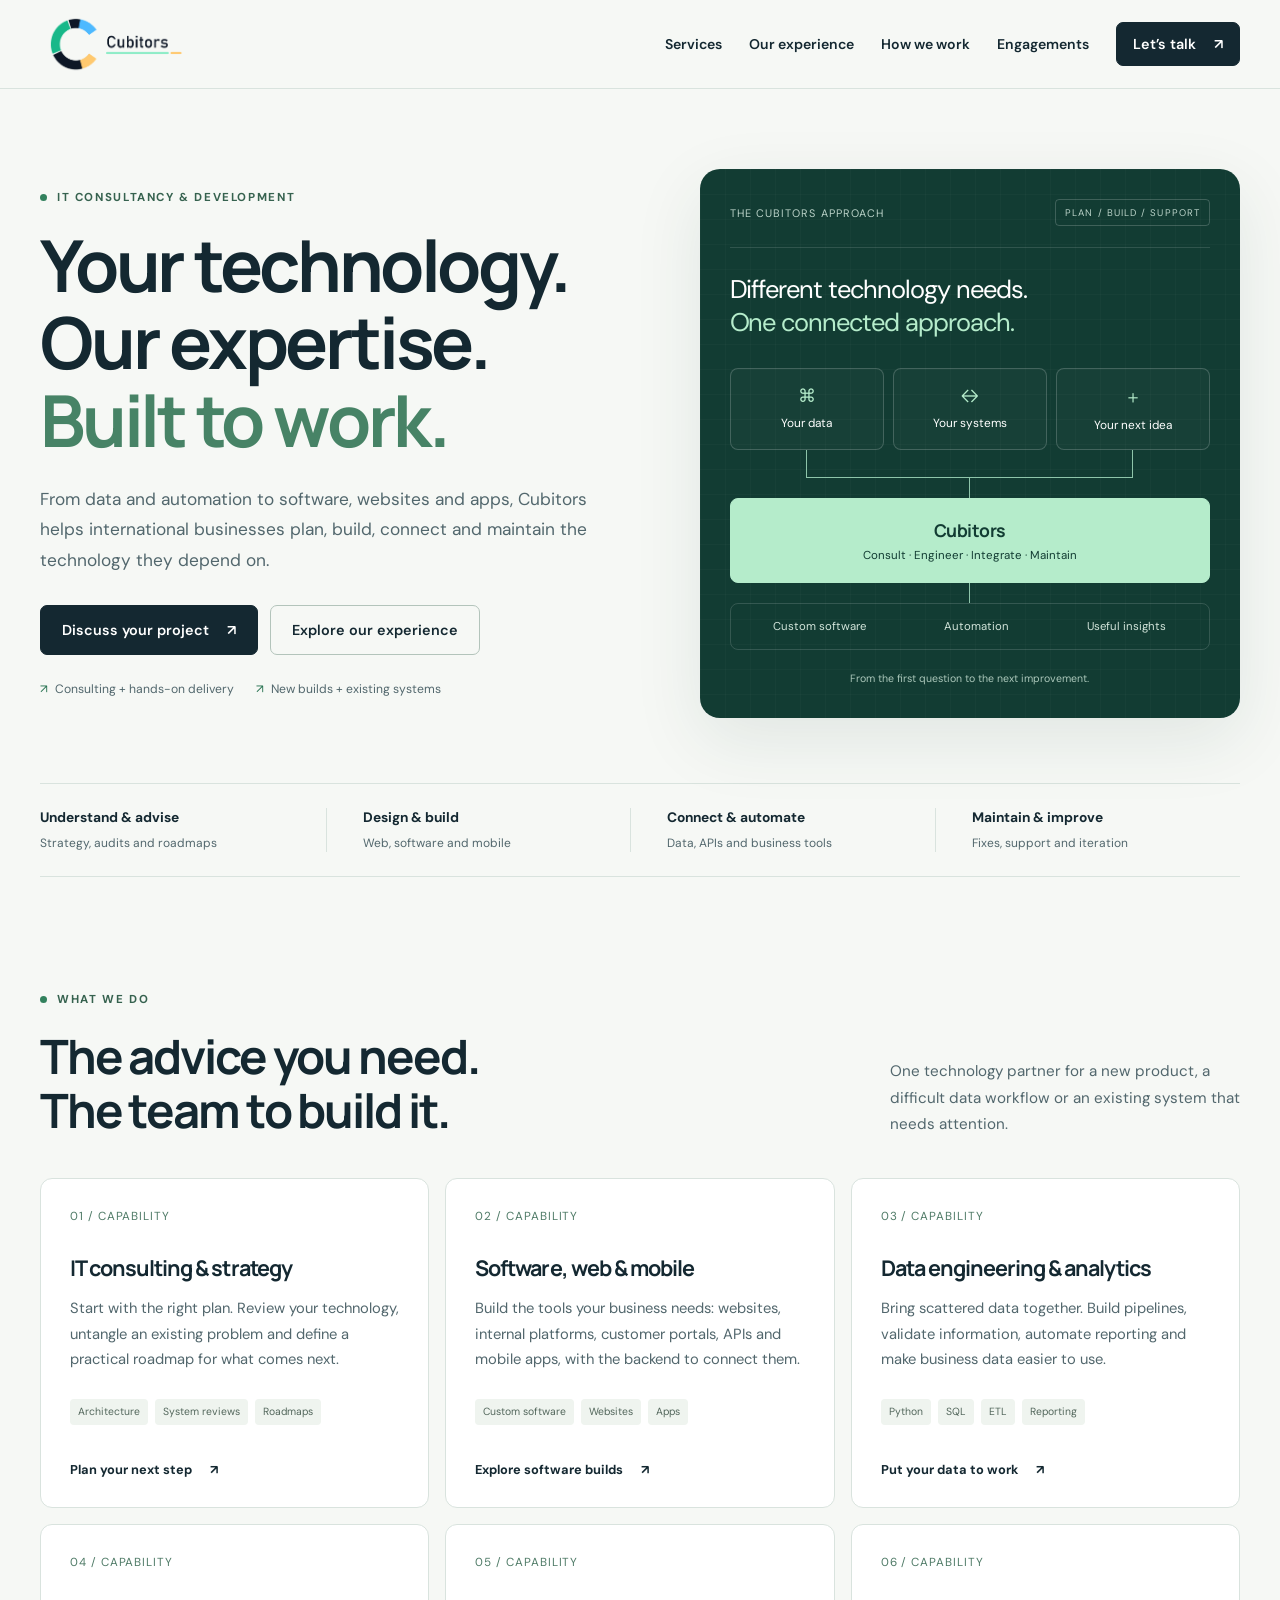
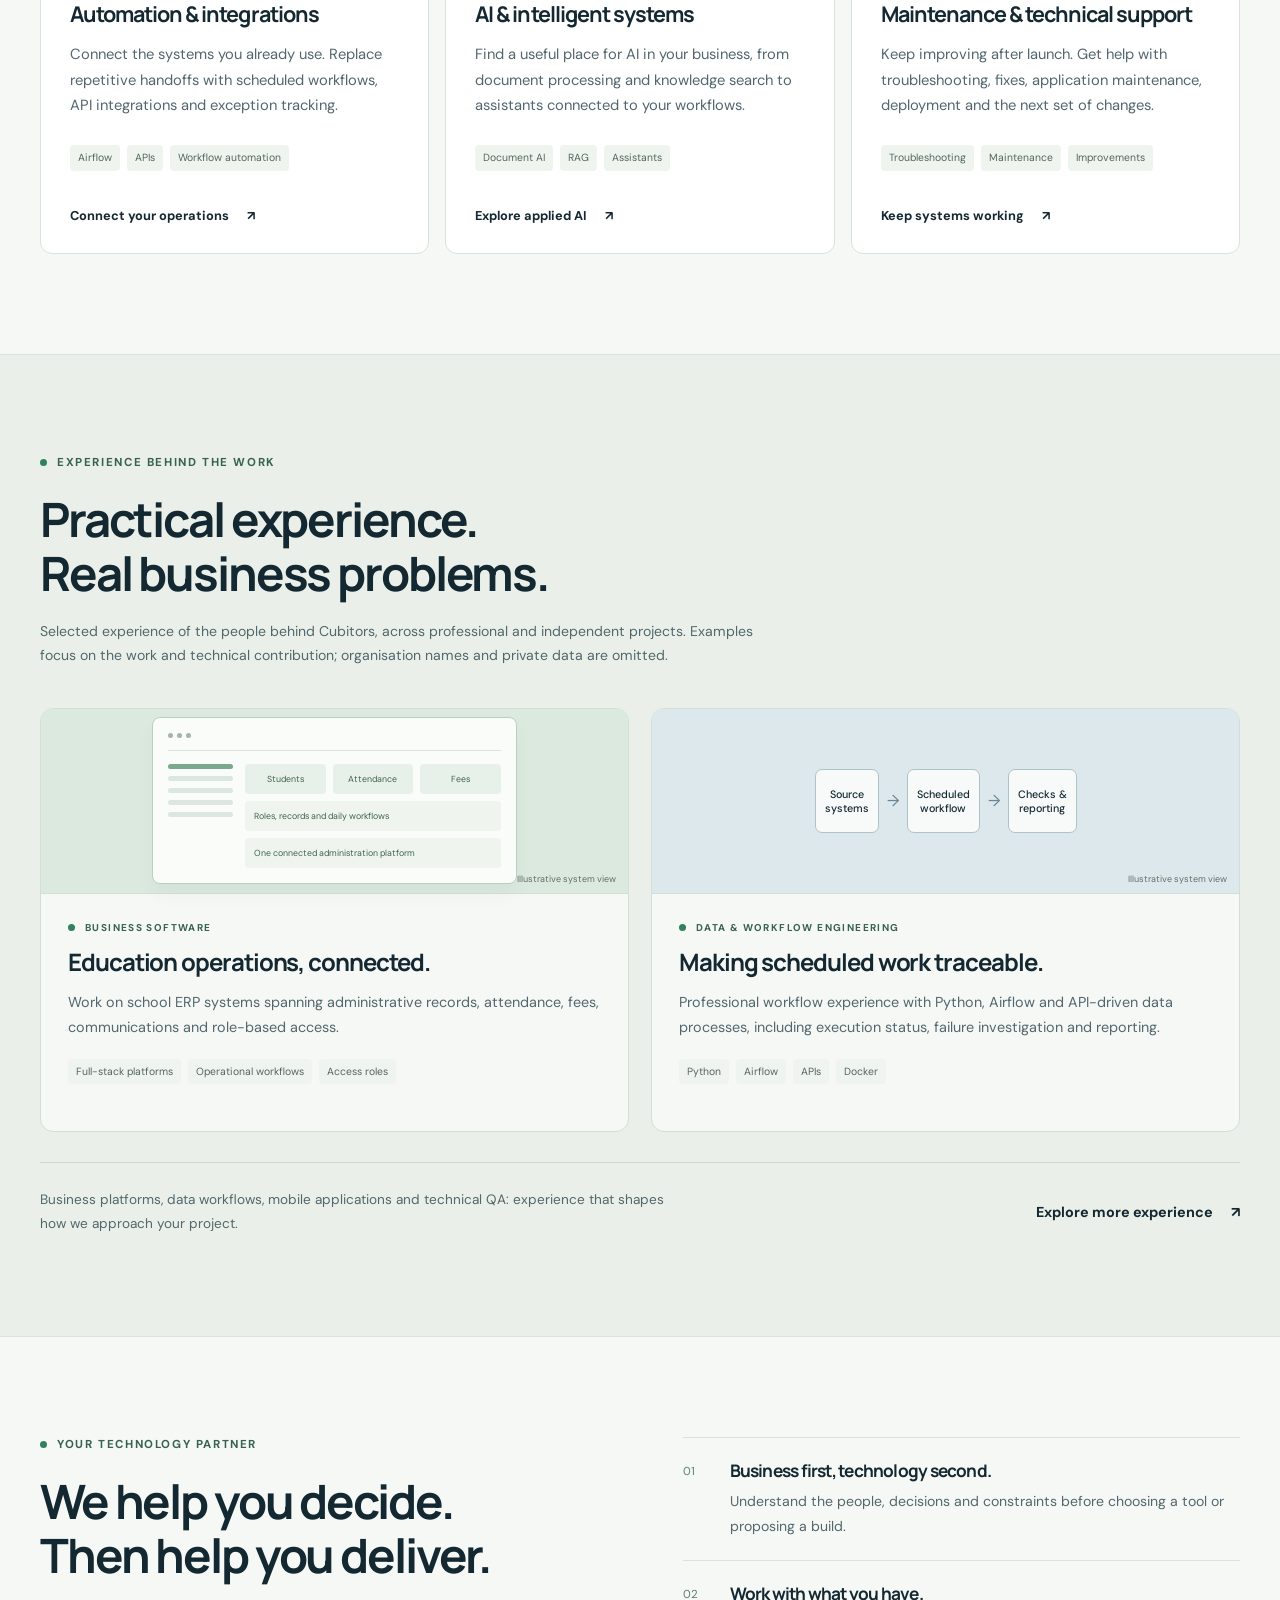
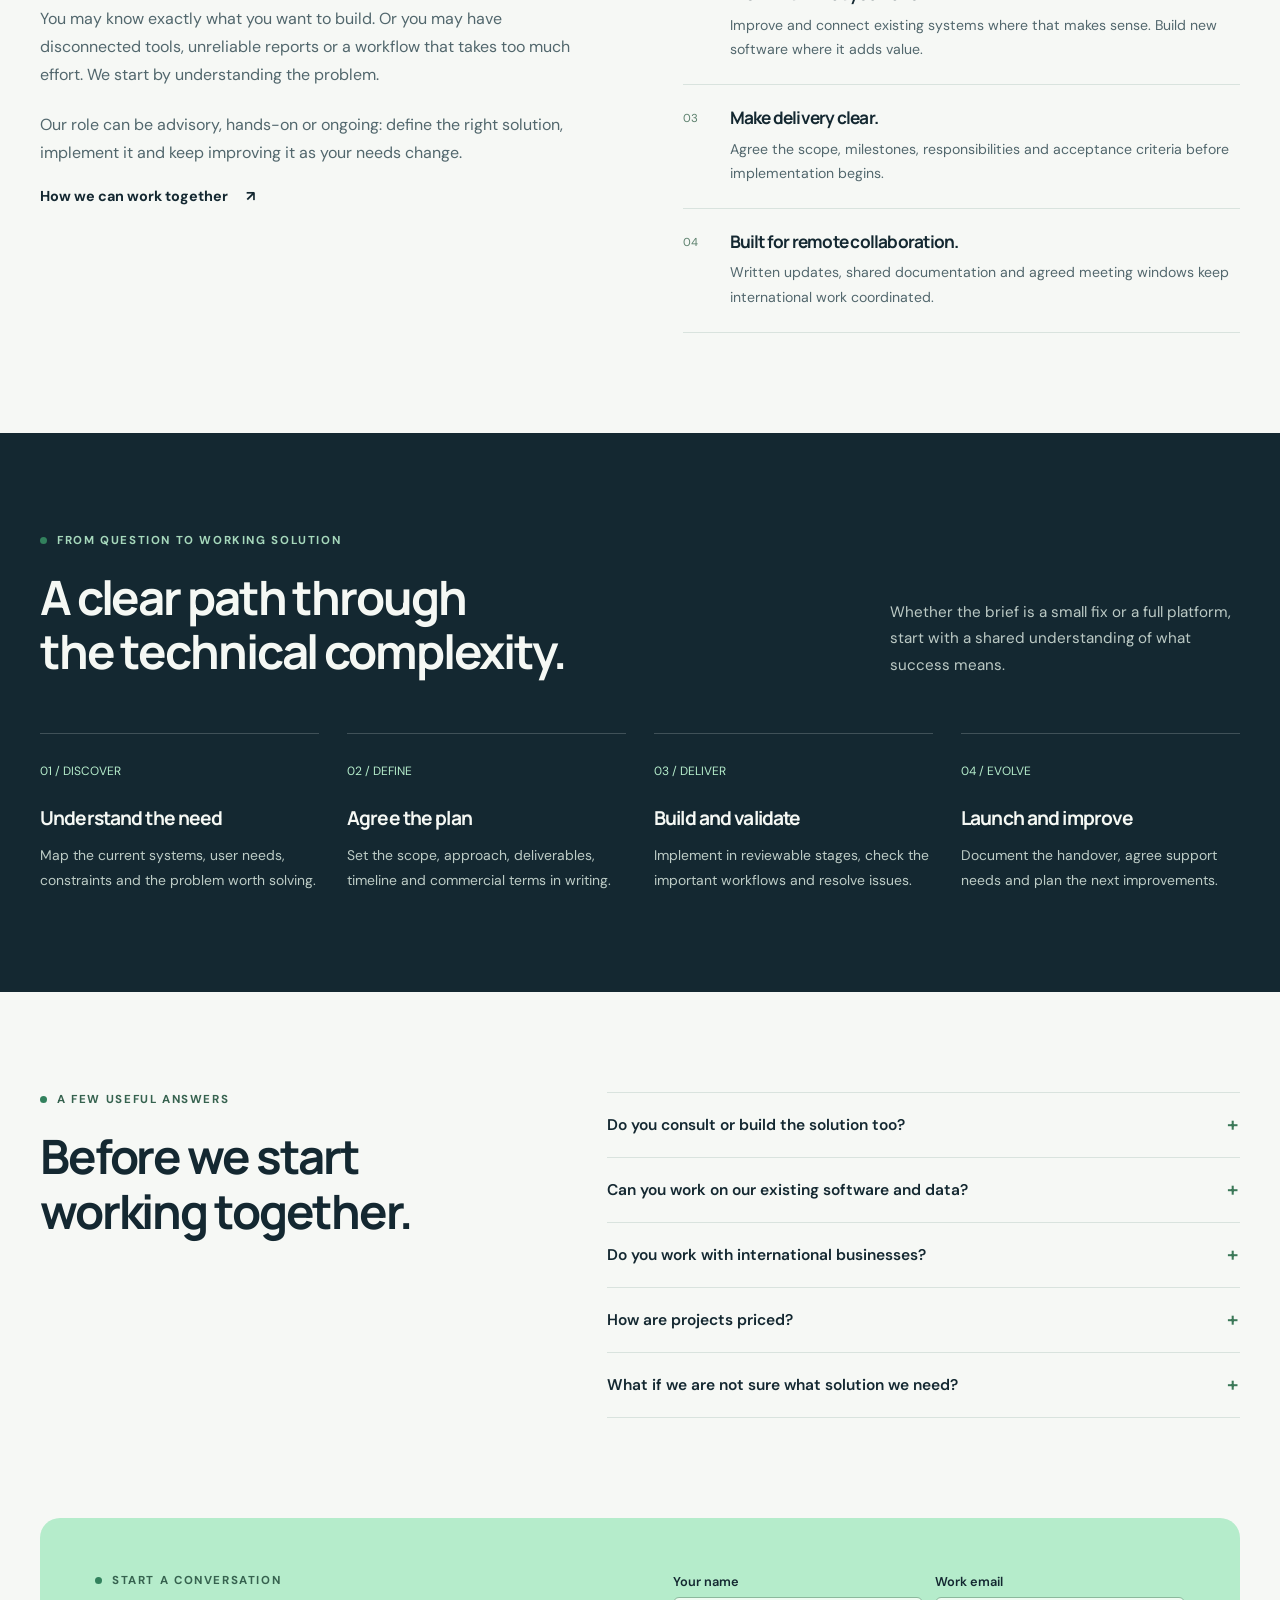
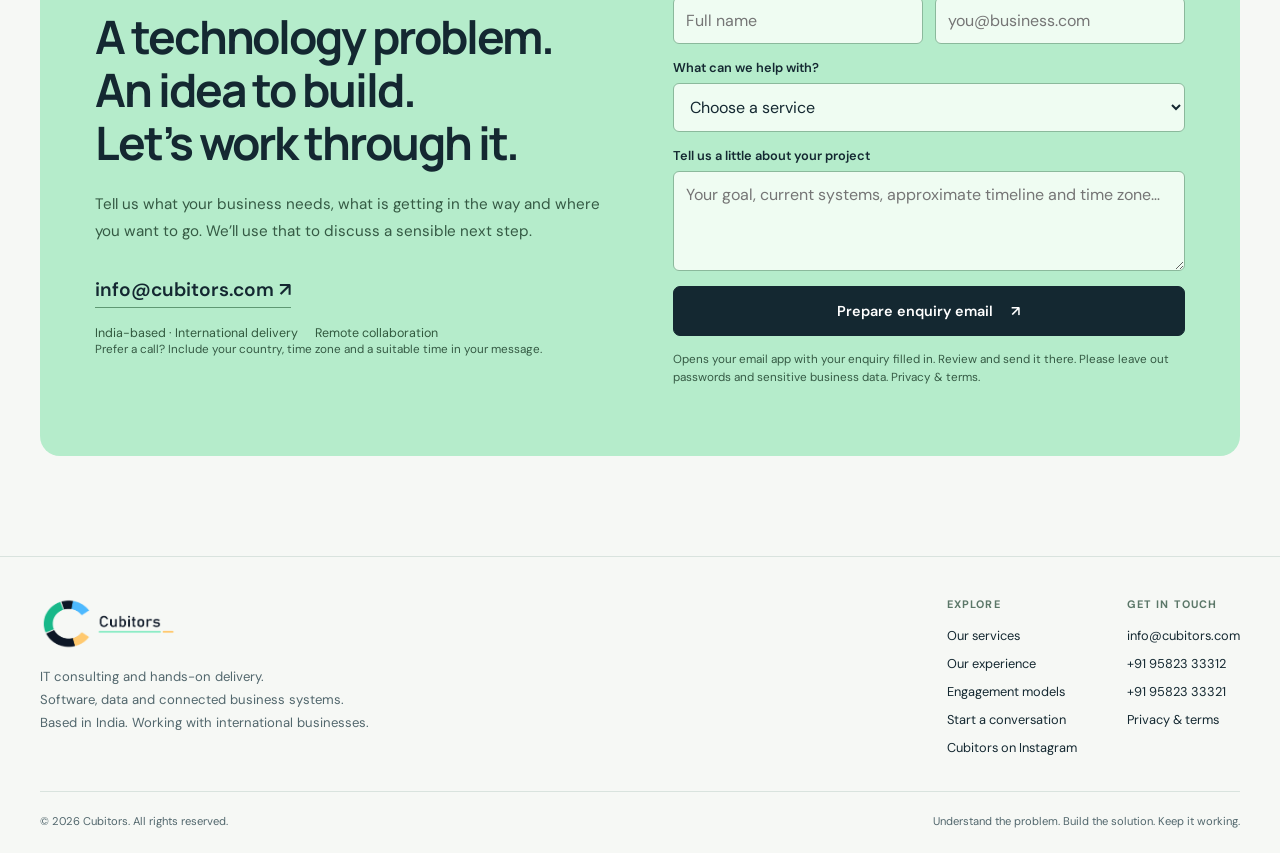
<file: index.html>
<!DOCTYPE html>
<html lang="en"><head><meta charset="UTF-8"><meta name="viewport" content="width=device-width, initial-scale=1">
<meta name="google-site-verification" content="PPA7N3SkgweOsARsmCPIPWC-WqRXOokdoK9Q-kXbjVY" />
<title>Cubitors | IT Consulting, Software Development &amp; Data Solutions</title><meta name="description" content="IT consultancy and development for international businesses. Cubitors plans, builds, integrates and maintains software, data workflows, automation and AI solutions."><meta name="robots" content="index, follow"><meta name="theme-color" content="#142831">
<link rel="canonical" href="https://cubitors.com/"><meta property="og:type" content="website"><meta property="og:url" content="https://cubitors.com/"><meta property="og:site_name" content="Cubitors"><meta property="og:title" content="Cubitors | IT Consulting, Software Development &amp; Data Solutions"><meta property="og:description" content="IT consultancy and development for international businesses. Cubitors plans, builds, integrates and maintains software, data workflows, automation and AI solutions."><meta property="og:image" content="https://cubitors.com/branding/logos/cubitors-logo-04.png"><meta name="twitter:card" content="summary"><meta name="twitter:title" content="Cubitors | IT Consulting, Software Development &amp; Data Solutions"><meta name="twitter:description" content="IT consultancy and development for international businesses. Cubitors plans, builds, integrates and maintains software, data workflows, automation and AI solutions."><meta name="twitter:image" content="https://cubitors.com/branding/logos/cubitors-logo-04.png">
<link rel="icon" type="image/svg+xml" href="/favicon.svg"><link rel="icon" href="/favicon.ico" sizes="any"><link rel="apple-touch-icon" href="/apple-touch-icon.png"><link rel="preconnect" href="https://fonts.googleapis.com"><link rel="preconnect" href="https://fonts.gstatic.com" crossorigin><link rel="stylesheet" href="/assets/site.css">
<script type="application/ld+json">{"@context": "https://schema.org", "@type": "ProfessionalService", "@id": "https://cubitors.com/#business", "name": "Cubitors", "url": "https://cubitors.com/", "logo": "https://cubitors.com/branding/logos/cubitors-logo-04.png", "email": "info@cubitors.com", "telephone": ["+91-9582333312", "+91-9582333321"], "areaServed": "Worldwide", "description": "IT consulting and hands-on software, data, automation and AI development for international businesses.", "hasOfferCatalog": {"@type": "OfferCatalog", "name": "IT consultancy and development services", "itemListElement": [{"@type": "Offer", "itemOffered": {"@type": "Service", "name": "IT consulting & strategy"}}, {"@type": "Offer", "itemOffered": {"@type": "Service", "name": "Software, web & mobile"}}, {"@type": "Offer", "itemOffered": {"@type": "Service", "name": "Data engineering & analytics"}}, {"@type": "Offer", "itemOffered": {"@type": "Service", "name": "Automation & integrations"}}, {"@type": "Offer", "itemOffered": {"@type": "Service", "name": "AI & intelligent systems"}}, {"@type": "Offer", "itemOffered": {"@type": "Service", "name": "Maintenance & technical support"}}]}}</script><script src="/assets/site.js" defer></script></head>
<body><a class="skip-link" href="#main">Skip to content</a><header class="site-header"><div class="shell header-inner">
<a class="brand" href="/" aria-label="Cubitors home"><img src="/branding/logos/cubitors-logo-04.png" alt="Cubitors" width="155" height="58"></a>
<button class="menu-toggle" type="button" aria-expanded="false" aria-controls="site-nav">Menu</button>
<nav class="nav" id="site-nav" aria-label="Main navigation"><a href="/#services">Services</a><a href="/work/">Our experience</a><a href="/#approach">How we work</a><a href="/pricing/">Engagements</a><a class="button small" href="/#contact">Let’s talk <span aria-hidden="true">↗</span></a></nav>
</div></header><main id="main"><section class="hero"><div class="shell"><div class="hero-grid"><div><span class="eyebrow">IT consultancy &amp; development</span><h1>Your technology.<br>Our expertise.<br><span>Built to work.</span></h1><p class="lead">From data and automation to software, websites and apps, Cubitors helps international businesses plan, build, connect and maintain the technology they depend on.</p><div class="actions"><a class="button" href="#contact">Discuss your project <span aria-hidden="true">↗</span></a><a class="button outline" href="/work/">Explore our experience</a></div><div class="hero-meta"><span>Consulting + hands-on delivery</span><span>New builds + existing systems</span></div></div>
<div class="system" role="img" aria-label="Illustration: business data, existing tools and ideas connect through consulting, development and integration to software, automation and insights."><div class="system-top"><span>The Cubitors approach</span><span>Plan / Build / Support</span></div><div class="system-title">Different technology needs.<br><span>One connected approach.</span></div><div class="flow-source"><div><b>⌘</b>Your data</div><div><b>↔</b>Your systems</div><div><b>＋</b>Your next idea</div></div><div class="flow-lines"></div><div class="flow-stem"></div><div class="flow-core"><strong>Cubitors</strong><span>Consult · Engineer · Integrate · Maintain</span></div><div class="flow-stem"></div><div class="flow-output"><span>Custom software</span><span>Automation</span><span>Useful insights</span></div><p class="system-caption">From the first question to the next improvement.</p></div></div>
<div class="capability-strip"><div><strong>Understand &amp; advise</strong><span>Strategy, audits and roadmaps</span></div><div><strong>Design &amp; build</strong><span>Web, software and mobile</span></div><div><strong>Connect &amp; automate</strong><span>Data, APIs and business tools</span></div><div><strong>Maintain &amp; improve</strong><span>Fixes, support and iteration</span></div></div></div></section>
<section class="section services" id="services"><div class="shell"><div class="section-head"><div><span class="eyebrow">What we do</span><h2>The advice you need.<br>The team to build it.</h2></div><p>One technology partner for a new product, a difficult data workflow or an existing system that needs attention.</p></div><div class="service-grid"><article class="service-card"><span class="number">01 / CAPABILITY</span><h3>IT consulting & strategy</h3><p>Start with the right plan. Review your technology, untangle an existing problem and define a practical roadmap for what comes next.</p><div class="tags"><span>Architecture</span><span>System reviews</span><span>Roadmaps</span></div><a class="text-link" href="/it-consulting/">Plan your next step <span aria-hidden="true">↗</span></a></article><article class="service-card"><span class="number">02 / CAPABILITY</span><h3>Software, web & mobile</h3><p>Build the tools your business needs: websites, internal platforms, customer portals, APIs and mobile apps, with the backend to connect them.</p><div class="tags"><span>Custom software</span><span>Websites</span><span>Apps</span></div><a class="text-link" href="/full-stack-app-development/">Explore software builds <span aria-hidden="true">↗</span></a></article><article class="service-card"><span class="number">03 / CAPABILITY</span><h3>Data engineering & analytics</h3><p>Bring scattered data together. Build pipelines, validate information, automate reporting and make business data easier to use.</p><div class="tags"><span>Python</span><span>SQL</span><span>ETL</span><span>Reporting</span></div><a class="text-link" href="/data-engineering/">Put your data to work <span aria-hidden="true">↗</span></a></article><article class="service-card"><span class="number">04 / CAPABILITY</span><h3>Automation & integrations</h3><p>Connect the systems you already use. Replace repetitive handoffs with scheduled workflows, API integrations and exception tracking.</p><div class="tags"><span>Airflow</span><span>APIs</span><span>Workflow automation</span></div><a class="text-link" href="/analytics-automation/">Connect your operations <span aria-hidden="true">↗</span></a></article><article class="service-card"><span class="number">05 / CAPABILITY</span><h3>AI & intelligent systems</h3><p>Find a useful place for AI in your business, from document processing and knowledge search to assistants connected to your workflows.</p><div class="tags"><span>Document AI</span><span>RAG</span><span>Assistants</span></div><a class="text-link" href="/ai-solutions/">Explore applied AI <span aria-hidden="true">↗</span></a></article><article class="service-card"><span class="number">06 / CAPABILITY</span><h3>Maintenance & technical support</h3><p>Keep improving after launch. Get help with troubleshooting, fixes, application maintenance, deployment and the next set of changes.</p><div class="tags"><span>Troubleshooting</span><span>Maintenance</span><span>Improvements</span></div><a class="text-link" href="/it-consulting/#ongoing-support">Keep systems working <span aria-hidden="true">↗</span></a></article></div></div></section>
<section class="section work-section" id="experience"><div class="shell"><div class="section-head"><div><span class="eyebrow">Experience behind the work</span><h2>Practical experience.<br>Real business problems.</h2><p class="experience-note">Selected experience of the people behind Cubitors, across professional and independent projects. Examples focus on the work and technical contribution; organisation names and private data are omitted.</p></div></div><div class="work-grid"><article class="work-card"><div class="work-visual"><div class="mini-window" aria-hidden="true"><div class="window-bar"><i></i><i></i><i></i></div><div class="mini-grid"><div class="mini-nav"><span></span><span></span><span></span><span></span><span></span></div><div class="mini-content"><span>Students</span><span>Attendance</span><span>Fees</span><span class="long">Roles, records and daily workflows</span><span class="long">One connected administration platform</span></div></div></div><span class="visual-label">Illustrative system view</span></div><div class="work-copy"><span class="eyebrow">Business software</span><h3>Education operations, connected.</h3><p>Work on school ERP systems spanning administrative records, attendance, fees, communications and role-based access.</p><div class="tags"><span>Full-stack platforms</span><span>Operational workflows</span><span>Access roles</span></div></div></article><article class="work-card"><div class="work-visual blue"><div class="pipeline" aria-hidden="true"><b>Source<br>systems</b><span>→</span><b>Scheduled<br>workflow</b><span>→</span><b>Checks &amp;<br>reporting</b></div><span class="visual-label">Illustrative system view</span></div><div class="work-copy"><span class="eyebrow">Data & workflow engineering</span><h3>Making scheduled work traceable.</h3><p>Professional workflow experience with Python, Airflow and API-driven data processes, including execution status, failure investigation and reporting.</p><div class="tags"><span>Python</span><span>Airflow</span><span>APIs</span><span>Docker</span></div></div></article></div><div class="work-footer"><p>Business platforms, data workflows, mobile applications and technical QA: experience that shapes how we approach your project.</p><a class="text-link" href="/work/">Explore more experience <span aria-hidden="true">↗</span></a></div></div></section>
<section class="section" id="approach"><div class="shell partner-grid"><div class="partner-copy"><span class="eyebrow">Your technology partner</span><h2>We help you decide.<br>Then help you deliver.</h2><p>You may know exactly what you want to build. Or you may have disconnected tools, unreliable reports or a workflow that takes too much effort. We start by understanding the problem.</p><p>Our role can be advisory, hands-on or ongoing: define the right solution, implement it and keep improving it as your needs change.</p><a class="text-link" href="/it-consulting/">How we can work together <span aria-hidden="true">↗</span></a></div><div class="principles"><article class="principle"><span>01</span><div><h3>Business first, technology second.</h3><p>Understand the people, decisions and constraints before choosing a tool or proposing a build.</p></div></article><article class="principle"><span>02</span><div><h3>Work with what you have.</h3><p>Improve and connect existing systems where that makes sense. Build new software where it adds value.</p></div></article><article class="principle"><span>03</span><div><h3>Make delivery clear.</h3><p>Agree the scope, milestones, responsibilities and acceptance criteria before implementation begins.</p></div></article><article class="principle"><span>04</span><div><h3>Built for remote collaboration.</h3><p>Written updates, shared documentation and agreed meeting windows keep international work coordinated.</p></div></article></div></div></section>
<section class="section process-section"><div class="shell"><div class="section-head"><div><span class="eyebrow">From question to working solution</span><h2>A clear path through<br>the technical complexity.</h2></div><p>Whether the brief is a small fix or a full platform, start with a shared understanding of what success means.</p></div><div class="process-grid"><article class="process-step"><span>01 / DISCOVER</span><h3>Understand the need</h3><p>Map the current systems, user needs, constraints and the problem worth solving.</p></article><article class="process-step"><span>02 / DEFINE</span><h3>Agree the plan</h3><p>Set the scope, approach, deliverables, timeline and commercial terms in writing.</p></article><article class="process-step"><span>03 / DELIVER</span><h3>Build and validate</h3><p>Implement in reviewable stages, check the important workflows and resolve issues.</p></article><article class="process-step"><span>04 / EVOLVE</span><h3>Launch and improve</h3><p>Document the handover, agree support needs and plan the next improvements.</p></article></div></div></section>
<section class="section"><div class="shell faq-layout"><div><span class="eyebrow">A few useful answers</span><h2>Before we start<br>working together.</h2></div><div class="faqs"><details><summary>Do you consult or build the solution too?</summary><p>Both. Cubitors can review a problem and recommend an approach, or take on design, implementation, integration and ongoing application support. The agreed scope defines our responsibility.</p></details><details><summary>Can you work on our existing software and data?</summary><p>Yes. We can begin with a review of your code, workflows or data processes, then scope troubleshooting, improvements, integrations or a migration. We establish access and requirements before making changes.</p></details><details><summary>Do you work with international businesses?</summary><p>Our focus is international clients, with delivery from India. We agree communication channels, meeting windows, milestones and the quotation currency before starting.</p></details><details><summary>How are projects priced?</summary><p>Consulting, scoped projects and ongoing support are quoted around the work required. Your proposal sets out deliverables, fees, currency, payment milestones and any third-party costs. <a class="text-link" href="/pricing/">See engagement options ↗</a></p></details><details><summary>What if we are not sure what solution we need?</summary><p>Bring the problem rather than a specification. We can start with discovery, review your current setup and define the next step before committing to a larger build.</p></details></div></div></section><section class="section contact-section" id="contact"><div class="shell"><div class="contact-wrap"><div><span class="eyebrow">Start a conversation</span><h2>A technology problem.<br>An idea to build.<br>Let’s work through it.</h2><p>Tell us what your business needs, what is getting in the way and where you want to go. We’ll use that to discuss a sensible next step.</p><a class="contact-email" href="mailto:info@cubitors.com">info@cubitors.com ↗</a><div class="contact-details"><span>India-based · International delivery</span><span>Remote collaboration</span></div><p class="form-note">Prefer a call? Include your country, time zone and a suitable time in your message.</p></div>
<form class="contact-form" id="enquiry-form" action="mailto:info@cubitors.com" method="post" enctype="text/plain"><div class="field-row"><div class="field"><label for="name">Your name</label><input id="name" name="name" autocomplete="name" required maxlength="100" placeholder="Full name"></div><div class="field"><label for="email">Work email</label><input id="email" type="email" name="email" autocomplete="email" required maxlength="200" placeholder="you@business.com"></div></div><div class="field"><label for="service">What can we help with?</label><select id="service" name="service" required><option value="">Choose a service</option><option>IT consulting &amp; strategy</option><option>Software, web or mobile development</option><option>Data engineering &amp; analytics</option><option>Automation &amp; integrations</option><option>AI &amp; intelligent systems</option><option>Maintenance &amp; technical support</option><option>Help defining the right solution</option></select></div><div class="field"><label for="message">Tell us a little about your project</label><textarea id="message" name="message" required maxlength="2000" placeholder="Your goal, current systems, approximate timeline and time zone…"></textarea></div><button class="button" type="submit">Prepare enquiry email <span aria-hidden="true">↗</span></button><p class="form-note">Opens your email app with your enquiry filled in. Review and send it there. Please leave out passwords and sensitive business data. <a href="/policies/">Privacy &amp; terms</a>.</p><div id="form-status" class="form-status" role="status" aria-live="polite"></div></form></div></div></section></main><footer class="site-footer"><div class="shell"><div class="footer-top">
<div class="footer-brand"><a href="/" aria-label="Cubitors home"><img src="/branding/logos/cubitors-logo-04.png" alt="Cubitors" width="140" height="53" loading="lazy"></a><p>IT consulting and hands-on delivery.<br>Software, data and connected business systems.<br>Based in India. Working with international businesses.</p></div>
<div class="footer-links"><div><strong>Explore</strong><a href="/#services">Our services</a><a href="/work/">Our experience</a><a href="/pricing/">Engagement models</a><a href="/#contact">Start a conversation</a><a href="https://www.instagram.com/cubitors/">Cubitors on Instagram</a></div><div><strong>Get in touch</strong><a href="mailto:info@cubitors.com">info@cubitors.com</a><a href="tel:+919582333312">+91 95823 33312</a><a href="tel:+919582333321">+91 95823 33321</a><a href="/policies/">Privacy &amp; terms</a></div></div>
</div><div class="footer-bottom"><span>© <span data-year>2026</span> Cubitors. All rights reserved.</span><span>Understand the problem. Build the solution. Keep it working.</span></div></div></footer></body></html>
</file>
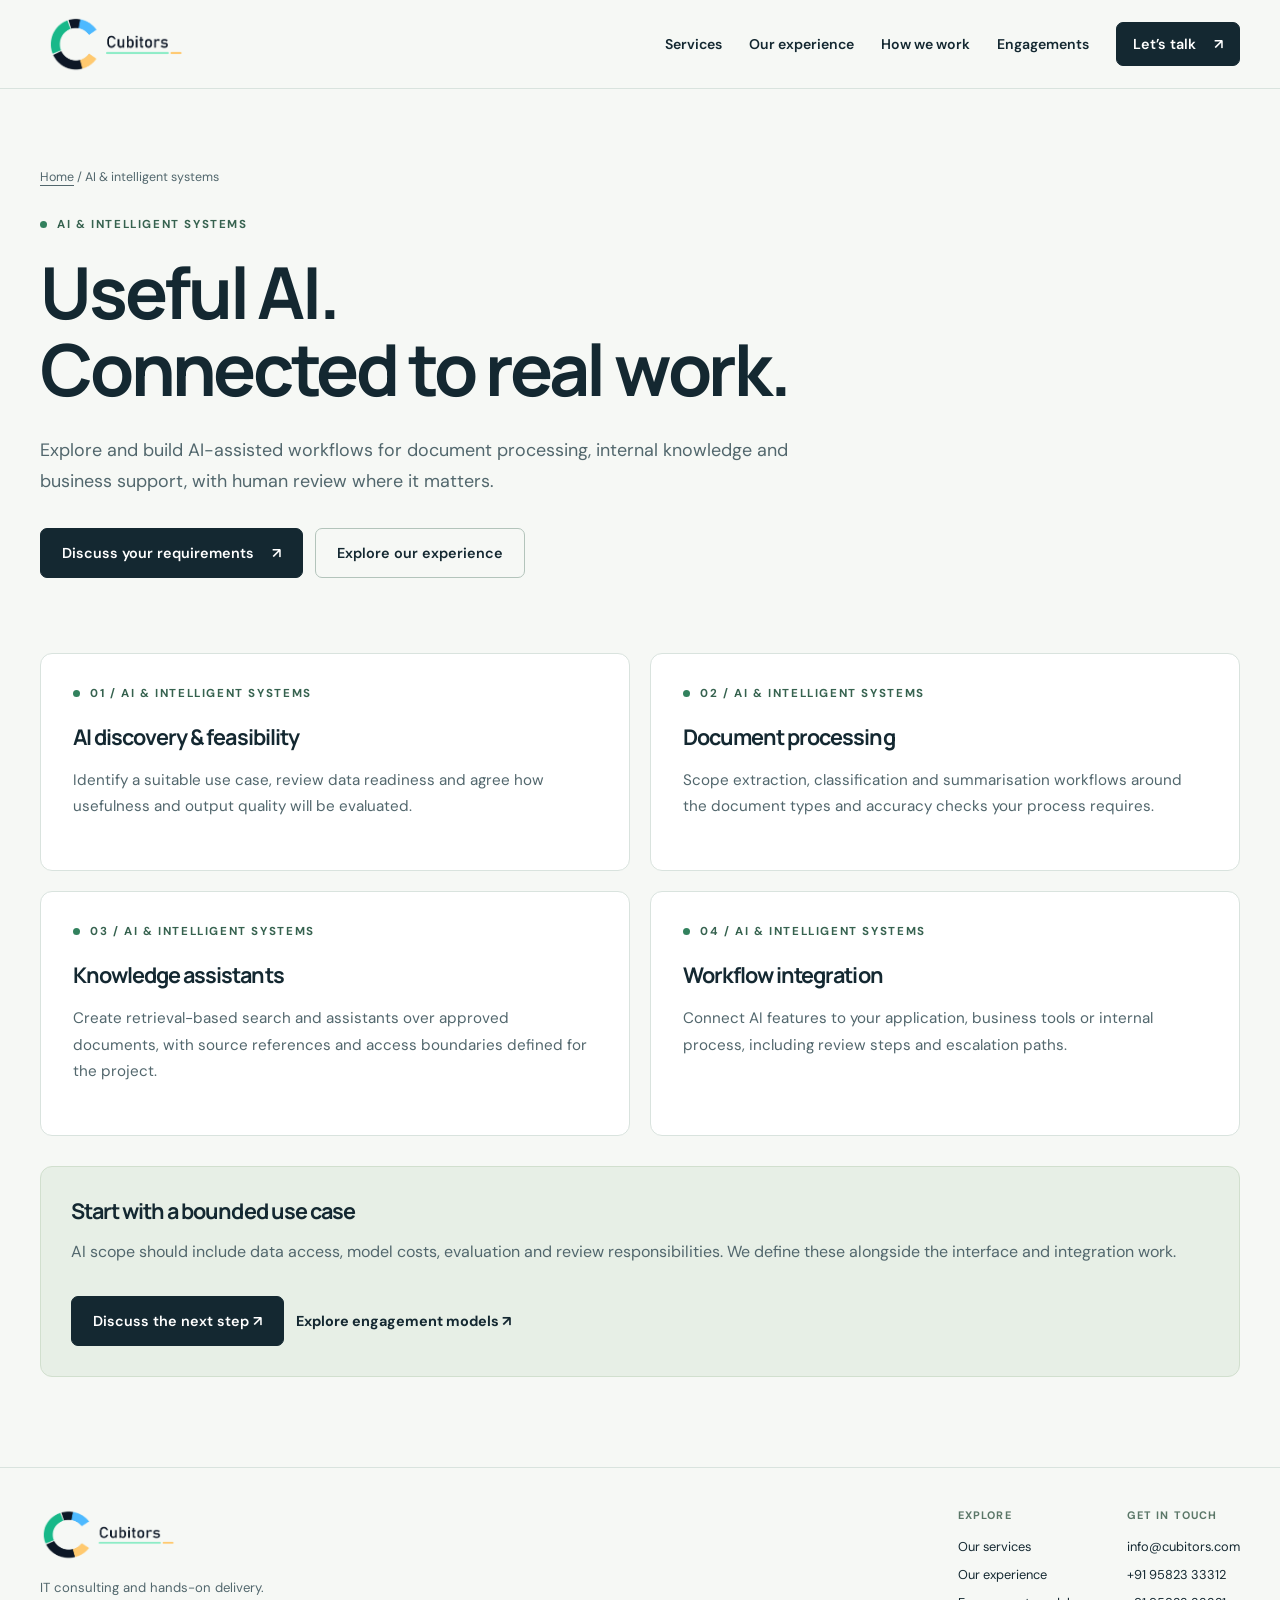
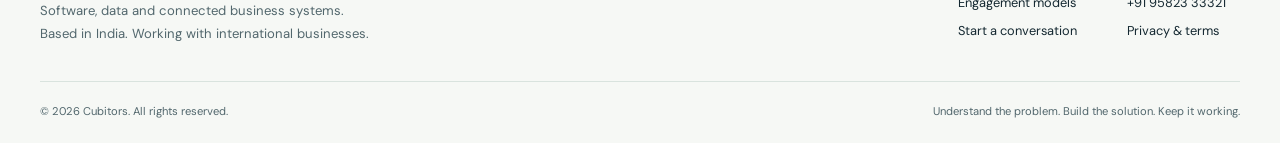
<file: ai-solutions/index.html>
<!DOCTYPE html>
<html lang="en"><head><meta charset="UTF-8"><meta name="viewport" content="width=device-width, initial-scale=1">
<title>AI &amp; intelligent systems | Cubitors</title><meta name="description" content="Explore and build AI-assisted workflows for document processing, internal knowledge and business support, with human review where it matters."><meta name="robots" content="index, follow"><meta name="theme-color" content="#142831">
<link rel="canonical" href="https://cubitors.com/ai-solutions/"><meta property="og:type" content="website"><meta property="og:url" content="https://cubitors.com/ai-solutions/"><meta property="og:site_name" content="Cubitors"><meta property="og:title" content="AI &amp; intelligent systems | Cubitors"><meta property="og:description" content="Explore and build AI-assisted workflows for document processing, internal knowledge and business support, with human review where it matters."><meta property="og:image" content="https://cubitors.com/branding/logos/cubitors-logo-04.png"><meta name="twitter:card" content="summary"><meta name="twitter:title" content="AI &amp; intelligent systems | Cubitors"><meta name="twitter:description" content="Explore and build AI-assisted workflows for document processing, internal knowledge and business support, with human review where it matters."><meta name="twitter:image" content="https://cubitors.com/branding/logos/cubitors-logo-04.png">
<link rel="icon" type="image/svg+xml" href="/favicon.svg"><link rel="icon" href="/favicon.ico" sizes="any"><link rel="apple-touch-icon" href="/apple-touch-icon.png"><link rel="preconnect" href="https://fonts.googleapis.com"><link rel="preconnect" href="https://fonts.gstatic.com" crossorigin><link rel="stylesheet" href="/assets/site.css">
<script type="application/ld+json">{"@context": "https://schema.org", "@type": "Service", "name": "AI & intelligent systems", "description": "Explore and build AI-assisted workflows for document processing, internal knowledge and business support, with human review where it matters.", "url": "https://cubitors.com/ai-solutions/", "provider": {"@type": "ProfessionalService", "name": "Cubitors", "url": "https://cubitors.com/"}, "areaServed": "Worldwide"}</script><script src="/assets/site.js" defer></script></head>
<body><a class="skip-link" href="#main">Skip to content</a><header class="site-header"><div class="shell header-inner">
<a class="brand" href="/" aria-label="Cubitors home"><img src="/branding/logos/cubitors-logo-04.png" alt="Cubitors" width="155" height="58"></a>
<button class="menu-toggle" type="button" aria-expanded="false" aria-controls="site-nav">Menu</button>
<nav class="nav" id="site-nav" aria-label="Main navigation"><a href="/#services">Services</a><a href="/work/">Our experience</a><a href="/#approach">How we work</a><a href="/pricing/">Engagements</a><a class="button small" href="/#contact">Let’s talk <span aria-hidden="true">↗</span></a></nav>
</div></header><main id="main"><section class="page-hero"><div class="shell"><div class="breadcrumbs"><a href="/">Home</a> / AI & intelligent systems</div><span class="eyebrow">AI & intelligent systems</span><h1>Useful AI.<br>Connected to real work.</h1><p class="lead">Explore and build AI-assisted workflows for document processing, internal knowledge and business support, with human review where it matters.</p><div class="actions"><a class="button" href="/#contact">Discuss your requirements <span aria-hidden="true">↗</span></a><a class="button outline" href="/work/">Explore our experience</a></div></div></section><section class="page-body"><div class="shell"><div class="two-grid"><article class="content-card"><span class="eyebrow">01 / AI & intelligent systems</span><h3>AI discovery & feasibility</h3><p>Identify a suitable use case, review data readiness and agree how usefulness and output quality will be evaluated.</p></article><article class="content-card"><span class="eyebrow">02 / AI & intelligent systems</span><h3>Document processing</h3><p>Scope extraction, classification and summarisation workflows around the document types and accuracy checks your process requires.</p></article><article class="content-card"><span class="eyebrow">03 / AI & intelligent systems</span><h3>Knowledge assistants</h3><p>Create retrieval-based search and assistants over approved documents, with source references and access boundaries defined for the project.</p></article><article class="content-card"><span class="eyebrow">04 / AI & intelligent systems</span><h3>Workflow integration</h3><p>Connect AI features to your application, business tools or internal process, including review steps and escalation paths.</p></article></div><div class="callout"><h3>Start with a bounded use case</h3><p>AI scope should include data access, model costs, evaluation and review responsibilities. We define these alongside the interface and integration work.</p><div class="actions"><a class="button" href="/#contact">Discuss the next step ↗</a><a class="text-link" href="/pricing/">Explore engagement models ↗</a></div></div></div></section></main><footer class="site-footer"><div class="shell"><div class="footer-top">
<div class="footer-brand"><a href="/" aria-label="Cubitors home"><img src="/branding/logos/cubitors-logo-04.png" alt="Cubitors" width="140" height="53" loading="lazy"></a><p>IT consulting and hands-on delivery.<br>Software, data and connected business systems.<br>Based in India. Working with international businesses.</p></div>
<div class="footer-links"><div><strong>Explore</strong><a href="/#services">Our services</a><a href="/work/">Our experience</a><a href="/pricing/">Engagement models</a><a href="/#contact">Start a conversation</a></div><div><strong>Get in touch</strong><a href="mailto:info@cubitors.com">info@cubitors.com</a><a href="tel:+919582333312">+91 95823 33312</a><a href="tel:+919582333321">+91 95823 33321</a><a href="/policies/">Privacy &amp; terms</a></div></div>
</div><div class="footer-bottom"><span>© <span data-year>2026</span> Cubitors. All rights reserved.</span><span>Understand the problem. Build the solution. Keep it working.</span></div></div></footer></body></html>
</file>
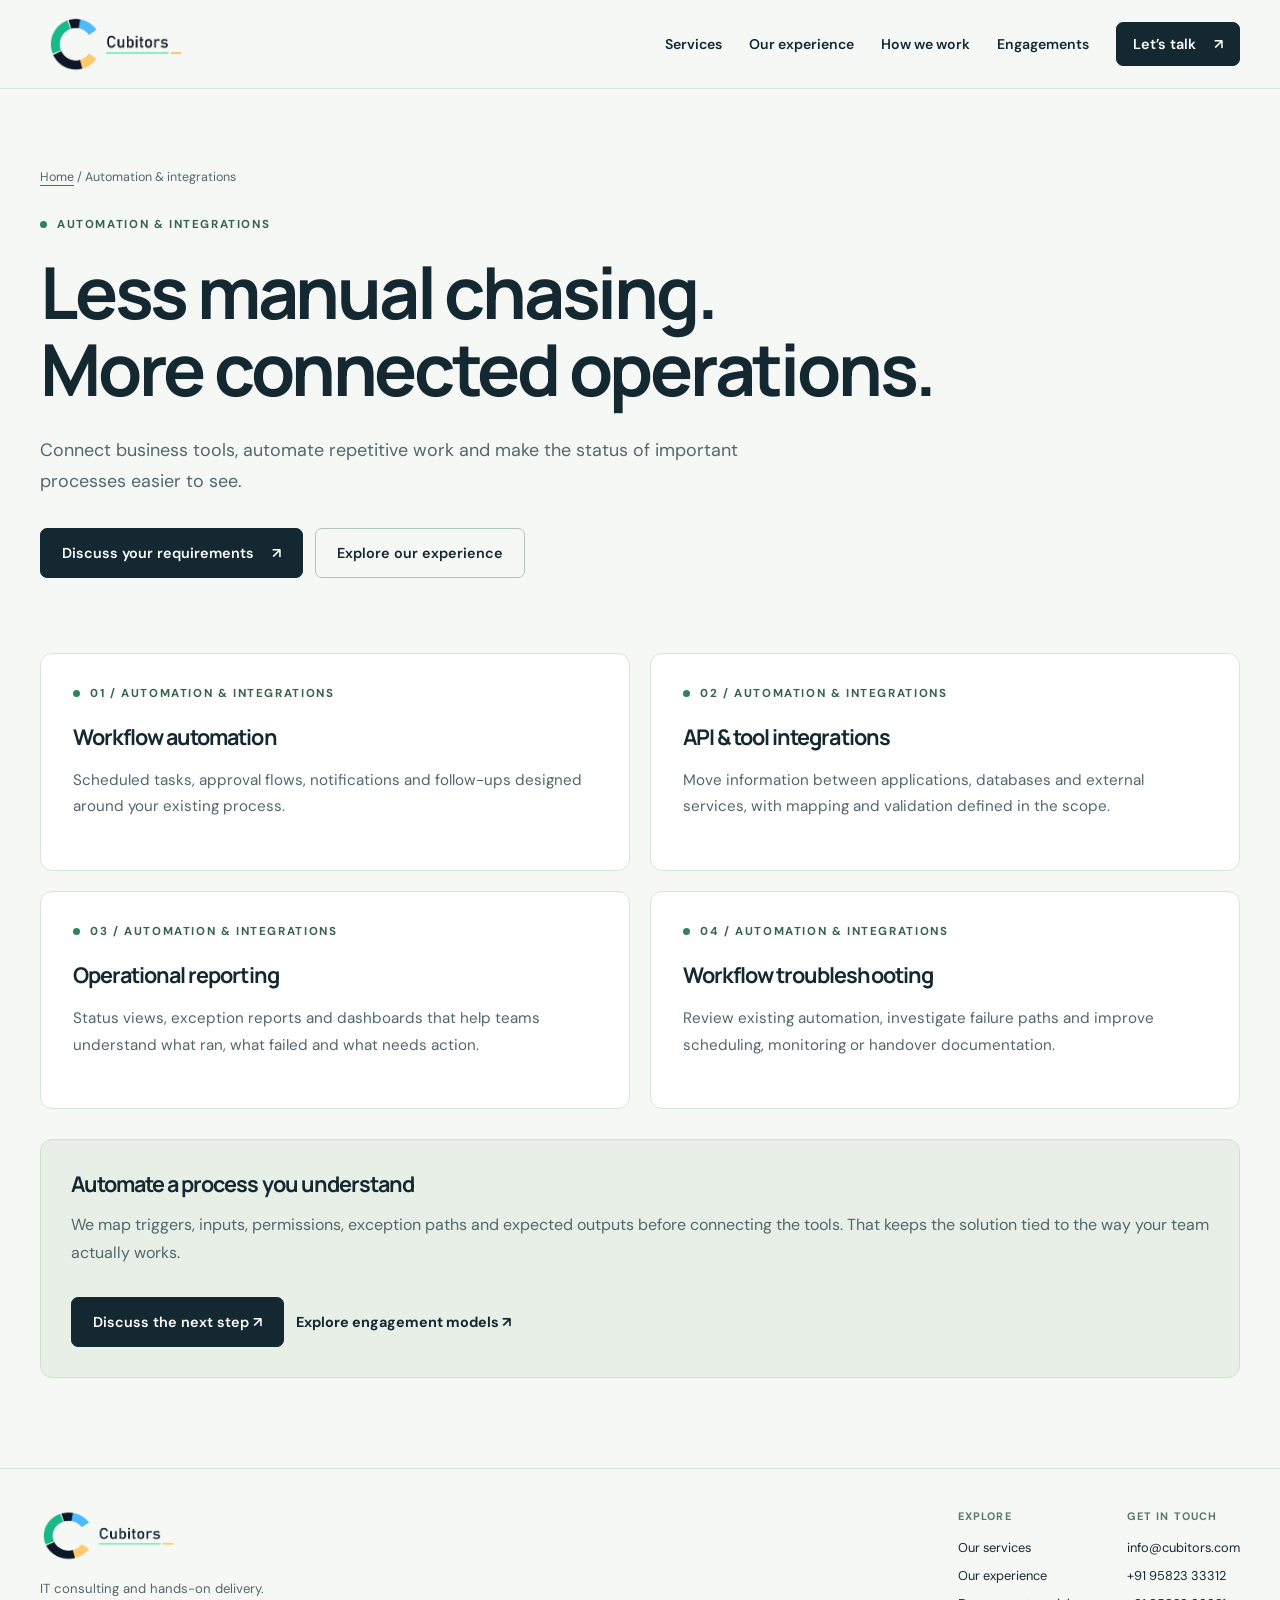
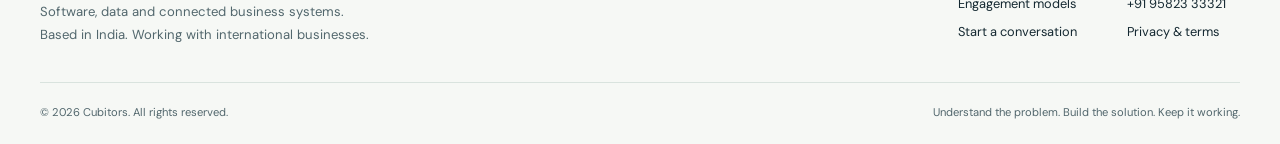
<file: analytics-automation/index.html>
<!DOCTYPE html>
<html lang="en"><head><meta charset="UTF-8"><meta name="viewport" content="width=device-width, initial-scale=1">
<title>Automation &amp; integrations | Cubitors</title><meta name="description" content="Connect business tools, automate repetitive work and make the status of important processes easier to see."><meta name="robots" content="index, follow"><meta name="theme-color" content="#142831">
<link rel="canonical" href="https://cubitors.com/analytics-automation/"><meta property="og:type" content="website"><meta property="og:url" content="https://cubitors.com/analytics-automation/"><meta property="og:site_name" content="Cubitors"><meta property="og:title" content="Automation &amp; integrations | Cubitors"><meta property="og:description" content="Connect business tools, automate repetitive work and make the status of important processes easier to see."><meta property="og:image" content="https://cubitors.com/branding/logos/cubitors-logo-04.png"><meta name="twitter:card" content="summary"><meta name="twitter:title" content="Automation &amp; integrations | Cubitors"><meta name="twitter:description" content="Connect business tools, automate repetitive work and make the status of important processes easier to see."><meta name="twitter:image" content="https://cubitors.com/branding/logos/cubitors-logo-04.png">
<link rel="icon" type="image/svg+xml" href="/favicon.svg"><link rel="icon" href="/favicon.ico" sizes="any"><link rel="apple-touch-icon" href="/apple-touch-icon.png"><link rel="preconnect" href="https://fonts.googleapis.com"><link rel="preconnect" href="https://fonts.gstatic.com" crossorigin><link rel="stylesheet" href="/assets/site.css">
<script type="application/ld+json">{"@context": "https://schema.org", "@type": "Service", "name": "Automation & integrations", "description": "Connect business tools, automate repetitive work and make the status of important processes easier to see.", "url": "https://cubitors.com/analytics-automation/", "provider": {"@type": "ProfessionalService", "name": "Cubitors", "url": "https://cubitors.com/"}, "areaServed": "Worldwide"}</script><script src="/assets/site.js" defer></script></head>
<body><a class="skip-link" href="#main">Skip to content</a><header class="site-header"><div class="shell header-inner">
<a class="brand" href="/" aria-label="Cubitors home"><img src="/branding/logos/cubitors-logo-04.png" alt="Cubitors" width="155" height="58"></a>
<button class="menu-toggle" type="button" aria-expanded="false" aria-controls="site-nav">Menu</button>
<nav class="nav" id="site-nav" aria-label="Main navigation"><a href="/#services">Services</a><a href="/work/">Our experience</a><a href="/#approach">How we work</a><a href="/pricing/">Engagements</a><a class="button small" href="/#contact">Let’s talk <span aria-hidden="true">↗</span></a></nav>
</div></header><main id="main"><section class="page-hero"><div class="shell"><div class="breadcrumbs"><a href="/">Home</a> / Automation & integrations</div><span class="eyebrow">Automation & integrations</span><h1>Less manual chasing.<br>More connected operations.</h1><p class="lead">Connect business tools, automate repetitive work and make the status of important processes easier to see.</p><div class="actions"><a class="button" href="/#contact">Discuss your requirements <span aria-hidden="true">↗</span></a><a class="button outline" href="/work/">Explore our experience</a></div></div></section><section class="page-body"><div class="shell"><div class="two-grid"><article class="content-card"><span class="eyebrow">01 / Automation & integrations</span><h3>Workflow automation</h3><p>Scheduled tasks, approval flows, notifications and follow-ups designed around your existing process.</p></article><article class="content-card"><span class="eyebrow">02 / Automation & integrations</span><h3>API & tool integrations</h3><p>Move information between applications, databases and external services, with mapping and validation defined in the scope.</p></article><article class="content-card"><span class="eyebrow">03 / Automation & integrations</span><h3>Operational reporting</h3><p>Status views, exception reports and dashboards that help teams understand what ran, what failed and what needs action.</p></article><article class="content-card"><span class="eyebrow">04 / Automation & integrations</span><h3>Workflow troubleshooting</h3><p>Review existing automation, investigate failure paths and improve scheduling, monitoring or handover documentation.</p></article></div><div class="callout"><h3>Automate a process you understand</h3><p>We map triggers, inputs, permissions, exception paths and expected outputs before connecting the tools. That keeps the solution tied to the way your team actually works.</p><div class="actions"><a class="button" href="/#contact">Discuss the next step ↗</a><a class="text-link" href="/pricing/">Explore engagement models ↗</a></div></div></div></section></main><footer class="site-footer"><div class="shell"><div class="footer-top">
<div class="footer-brand"><a href="/" aria-label="Cubitors home"><img src="/branding/logos/cubitors-logo-04.png" alt="Cubitors" width="140" height="53" loading="lazy"></a><p>IT consulting and hands-on delivery.<br>Software, data and connected business systems.<br>Based in India. Working with international businesses.</p></div>
<div class="footer-links"><div><strong>Explore</strong><a href="/#services">Our services</a><a href="/work/">Our experience</a><a href="/pricing/">Engagement models</a><a href="/#contact">Start a conversation</a></div><div><strong>Get in touch</strong><a href="mailto:info@cubitors.com">info@cubitors.com</a><a href="tel:+919582333312">+91 95823 33312</a><a href="tel:+919582333321">+91 95823 33321</a><a href="/policies/">Privacy &amp; terms</a></div></div>
</div><div class="footer-bottom"><span>© <span data-year>2026</span> Cubitors. All rights reserved.</span><span>Understand the problem. Build the solution. Keep it working.</span></div></div></footer></body></html>
</file>
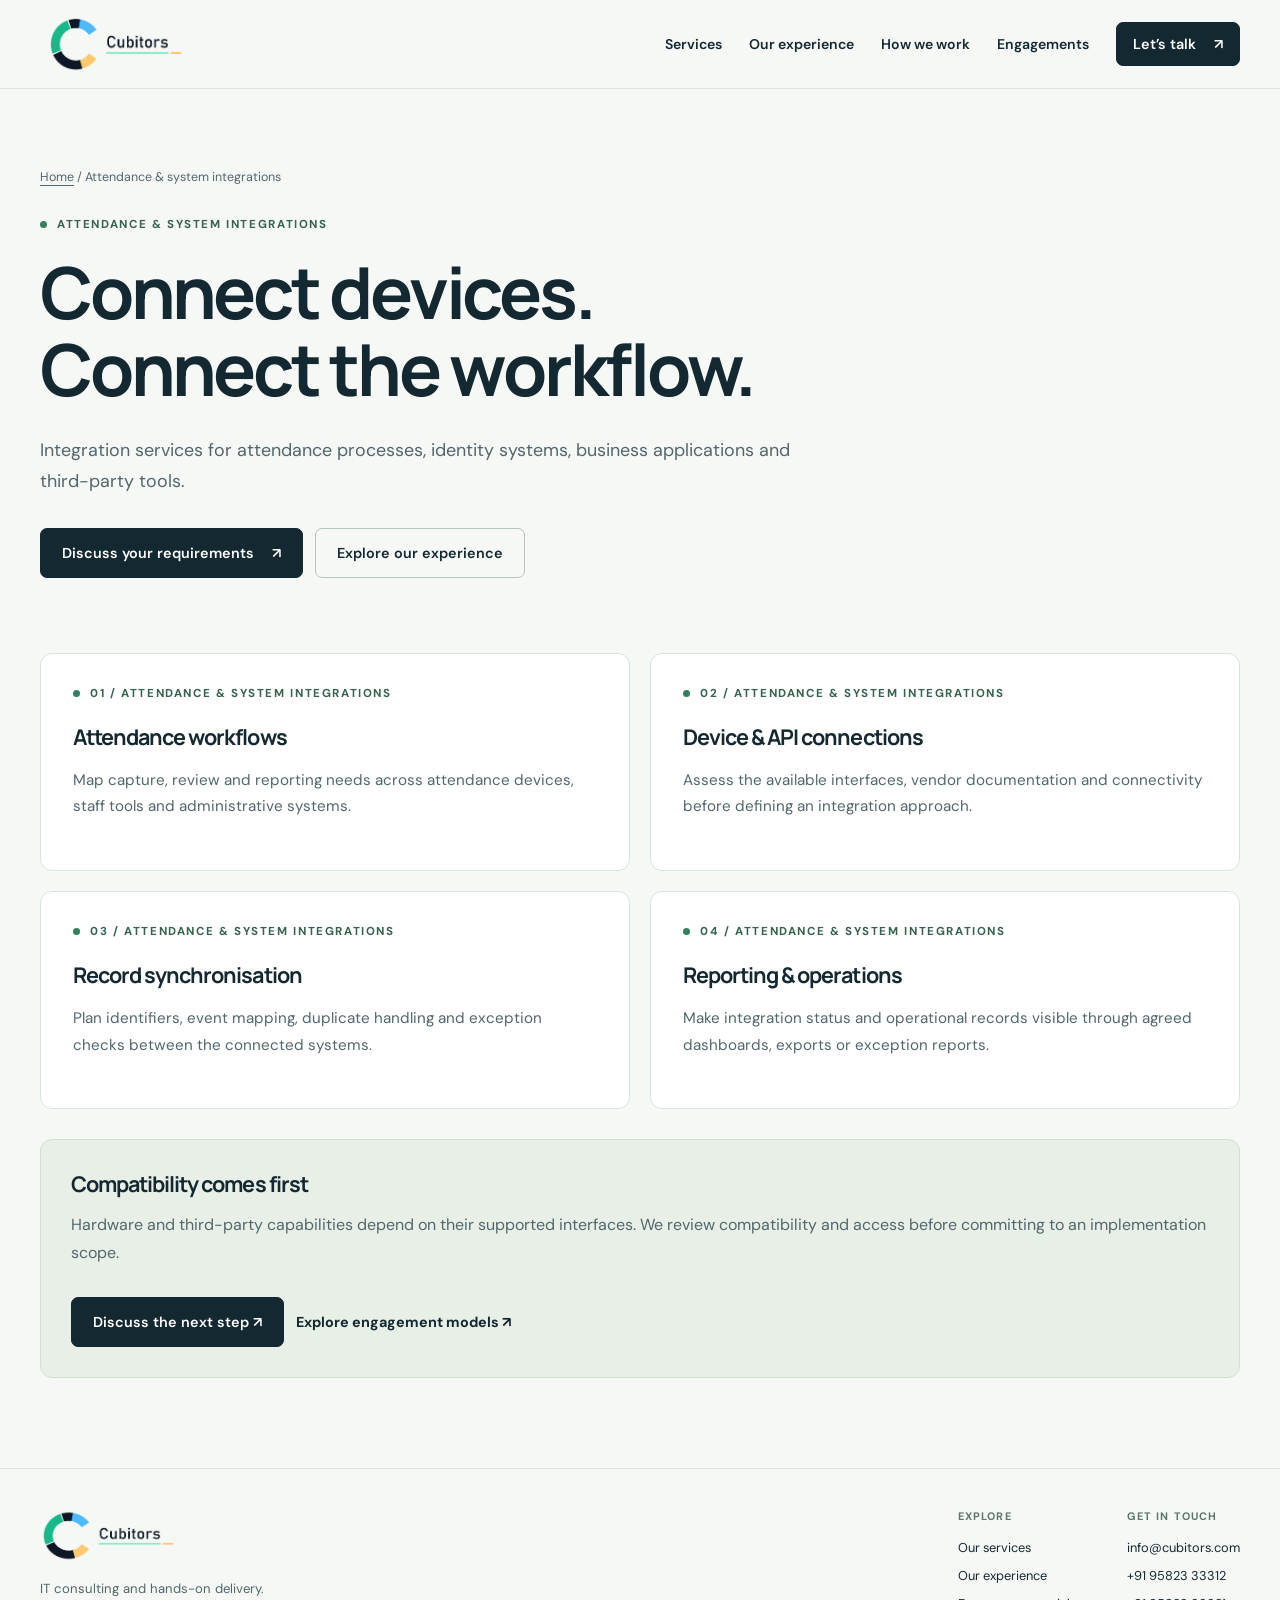
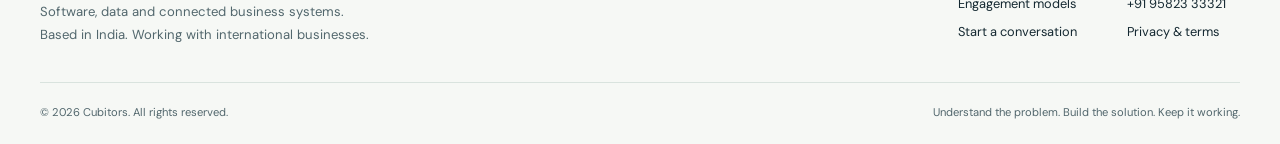
<file: biometrics-integrations/index.html>
<!DOCTYPE html>
<html lang="en"><head><meta charset="UTF-8"><meta name="viewport" content="width=device-width, initial-scale=1">
<title>Attendance &amp; system integrations | Cubitors</title><meta name="description" content="Integration services for attendance processes, identity systems, business applications and third-party tools."><meta name="robots" content="index, follow"><meta name="theme-color" content="#142831">
<link rel="canonical" href="https://cubitors.com/biometrics-integrations/"><meta property="og:type" content="website"><meta property="og:url" content="https://cubitors.com/biometrics-integrations/"><meta property="og:site_name" content="Cubitors"><meta property="og:title" content="Attendance &amp; system integrations | Cubitors"><meta property="og:description" content="Integration services for attendance processes, identity systems, business applications and third-party tools."><meta property="og:image" content="https://cubitors.com/branding/logos/cubitors-logo-04.png"><meta name="twitter:card" content="summary"><meta name="twitter:title" content="Attendance &amp; system integrations | Cubitors"><meta name="twitter:description" content="Integration services for attendance processes, identity systems, business applications and third-party tools."><meta name="twitter:image" content="https://cubitors.com/branding/logos/cubitors-logo-04.png">
<link rel="icon" type="image/svg+xml" href="/favicon.svg"><link rel="icon" href="/favicon.ico" sizes="any"><link rel="apple-touch-icon" href="/apple-touch-icon.png"><link rel="preconnect" href="https://fonts.googleapis.com"><link rel="preconnect" href="https://fonts.gstatic.com" crossorigin><link rel="stylesheet" href="/assets/site.css">
<script type="application/ld+json">{"@context": "https://schema.org", "@type": "Service", "name": "Attendance & system integrations", "description": "Integration services for attendance processes, identity systems, business applications and third-party tools.", "url": "https://cubitors.com/biometrics-integrations/", "provider": {"@type": "ProfessionalService", "name": "Cubitors", "url": "https://cubitors.com/"}, "areaServed": "Worldwide"}</script><script src="/assets/site.js" defer></script></head>
<body><a class="skip-link" href="#main">Skip to content</a><header class="site-header"><div class="shell header-inner">
<a class="brand" href="/" aria-label="Cubitors home"><img src="/branding/logos/cubitors-logo-04.png" alt="Cubitors" width="155" height="58"></a>
<button class="menu-toggle" type="button" aria-expanded="false" aria-controls="site-nav">Menu</button>
<nav class="nav" id="site-nav" aria-label="Main navigation"><a href="/#services">Services</a><a href="/work/">Our experience</a><a href="/#approach">How we work</a><a href="/pricing/">Engagements</a><a class="button small" href="/#contact">Let’s talk <span aria-hidden="true">↗</span></a></nav>
</div></header><main id="main"><section class="page-hero"><div class="shell"><div class="breadcrumbs"><a href="/">Home</a> / Attendance & system integrations</div><span class="eyebrow">Attendance & system integrations</span><h1>Connect devices.<br>Connect the workflow.</h1><p class="lead">Integration services for attendance processes, identity systems, business applications and third-party tools.</p><div class="actions"><a class="button" href="/#contact">Discuss your requirements <span aria-hidden="true">↗</span></a><a class="button outline" href="/work/">Explore our experience</a></div></div></section><section class="page-body"><div class="shell"><div class="two-grid"><article class="content-card"><span class="eyebrow">01 / Attendance & system integrations</span><h3>Attendance workflows</h3><p>Map capture, review and reporting needs across attendance devices, staff tools and administrative systems.</p></article><article class="content-card"><span class="eyebrow">02 / Attendance & system integrations</span><h3>Device & API connections</h3><p>Assess the available interfaces, vendor documentation and connectivity before defining an integration approach.</p></article><article class="content-card"><span class="eyebrow">03 / Attendance & system integrations</span><h3>Record synchronisation</h3><p>Plan identifiers, event mapping, duplicate handling and exception checks between the connected systems.</p></article><article class="content-card"><span class="eyebrow">04 / Attendance & system integrations</span><h3>Reporting & operations</h3><p>Make integration status and operational records visible through agreed dashboards, exports or exception reports.</p></article></div><div class="callout"><h3>Compatibility comes first</h3><p>Hardware and third-party capabilities depend on their supported interfaces. We review compatibility and access before committing to an implementation scope.</p><div class="actions"><a class="button" href="/#contact">Discuss the next step ↗</a><a class="text-link" href="/pricing/">Explore engagement models ↗</a></div></div></div></section></main><footer class="site-footer"><div class="shell"><div class="footer-top">
<div class="footer-brand"><a href="/" aria-label="Cubitors home"><img src="/branding/logos/cubitors-logo-04.png" alt="Cubitors" width="140" height="53" loading="lazy"></a><p>IT consulting and hands-on delivery.<br>Software, data and connected business systems.<br>Based in India. Working with international businesses.</p></div>
<div class="footer-links"><div><strong>Explore</strong><a href="/#services">Our services</a><a href="/work/">Our experience</a><a href="/pricing/">Engagement models</a><a href="/#contact">Start a conversation</a></div><div><strong>Get in touch</strong><a href="mailto:info@cubitors.com">info@cubitors.com</a><a href="tel:+919582333312">+91 95823 33312</a><a href="tel:+919582333321">+91 95823 33321</a><a href="/policies/">Privacy &amp; terms</a></div></div>
</div><div class="footer-bottom"><span>© <span data-year>2026</span> Cubitors. All rights reserved.</span><span>Understand the problem. Build the solution. Keep it working.</span></div></div></footer></body></html>
</file>
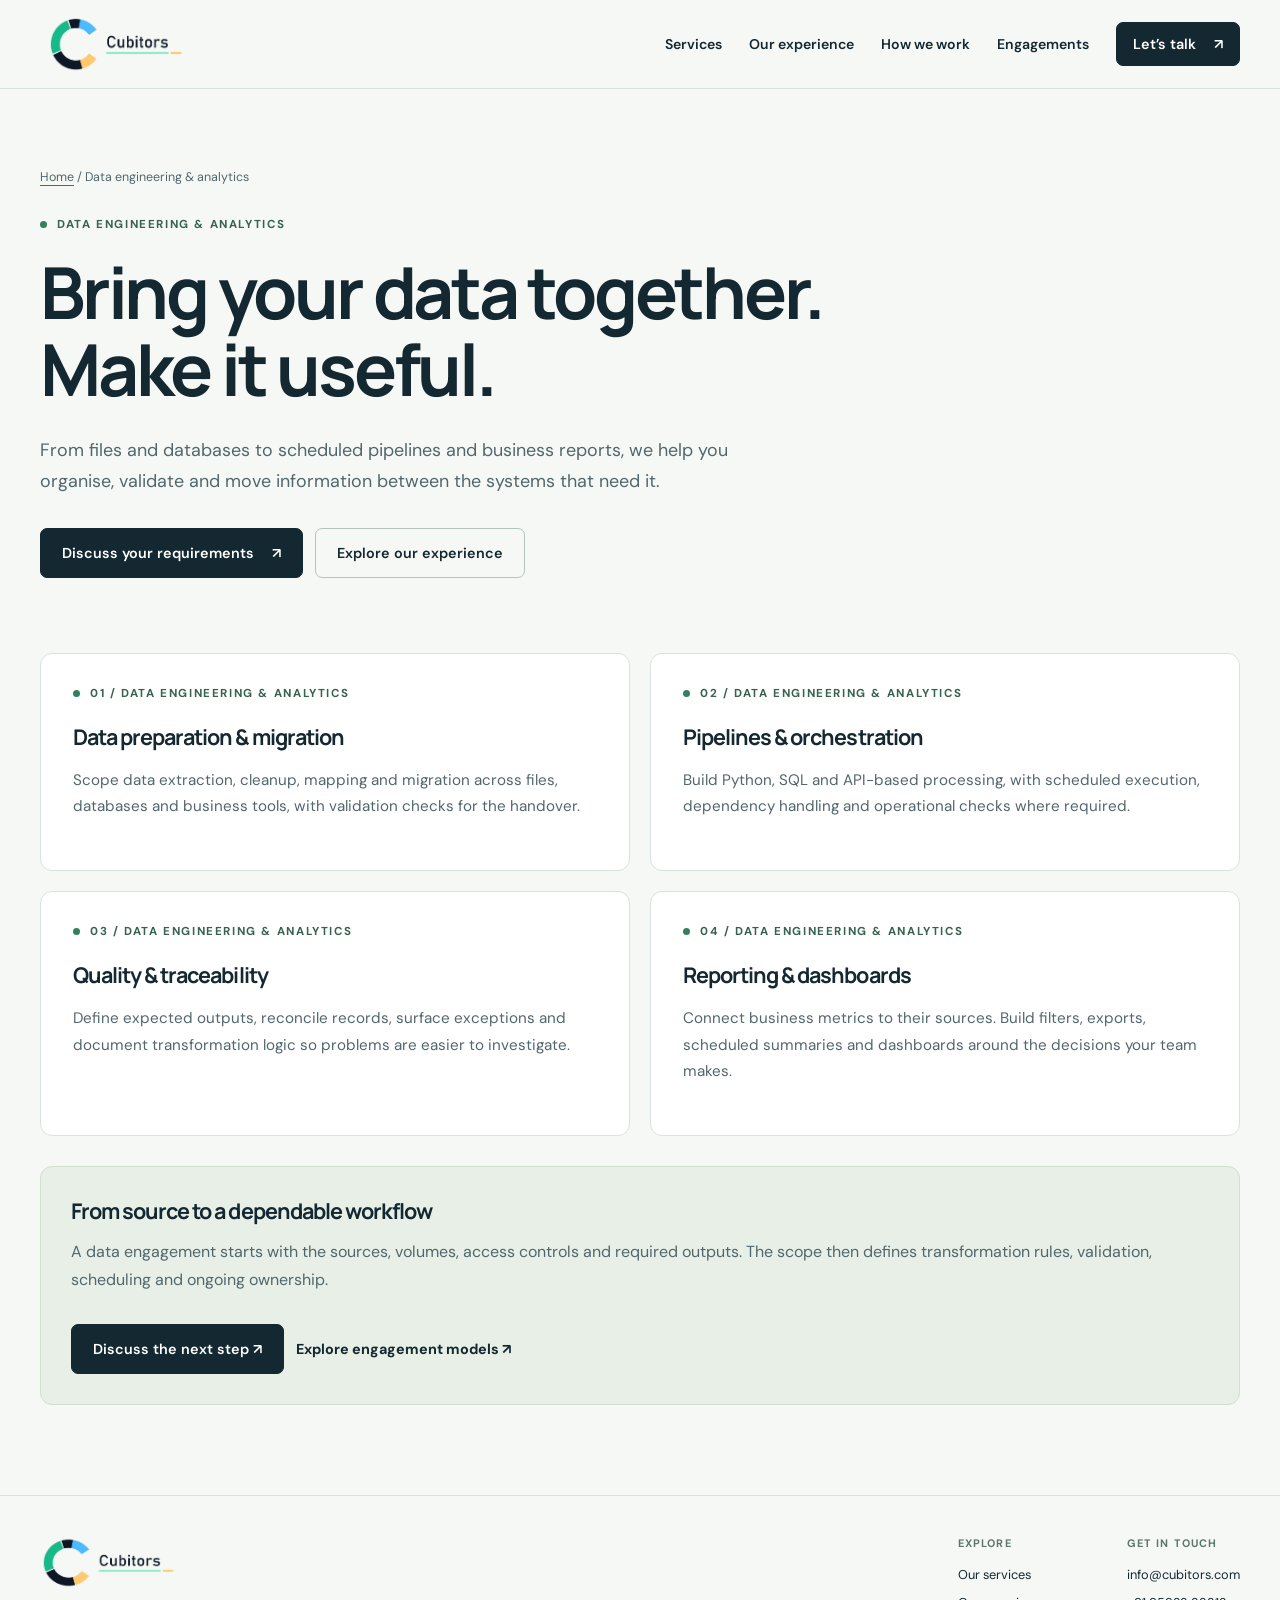
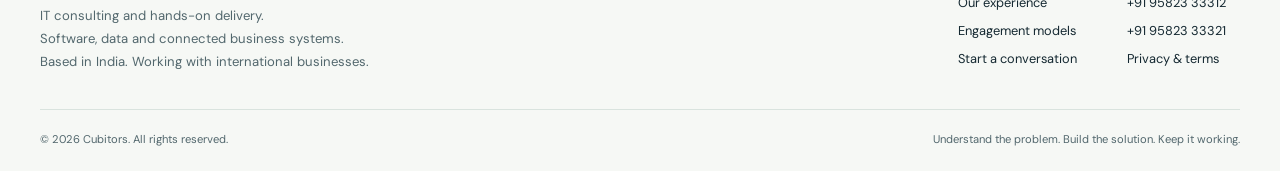
<file: data-engineering/index.html>
<!DOCTYPE html>
<html lang="en"><head><meta charset="UTF-8"><meta name="viewport" content="width=device-width, initial-scale=1">
<title>Data engineering &amp; analytics | Cubitors</title><meta name="description" content="From files and databases to scheduled pipelines and business reports, we help you organise, validate and move information between the systems that need it."><meta name="robots" content="index, follow"><meta name="theme-color" content="#142831">
<link rel="canonical" href="https://cubitors.com/data-engineering/"><meta property="og:type" content="website"><meta property="og:url" content="https://cubitors.com/data-engineering/"><meta property="og:site_name" content="Cubitors"><meta property="og:title" content="Data engineering &amp; analytics | Cubitors"><meta property="og:description" content="From files and databases to scheduled pipelines and business reports, we help you organise, validate and move information between the systems that need it."><meta property="og:image" content="https://cubitors.com/branding/logos/cubitors-logo-04.png"><meta name="twitter:card" content="summary"><meta name="twitter:title" content="Data engineering &amp; analytics | Cubitors"><meta name="twitter:description" content="From files and databases to scheduled pipelines and business reports, we help you organise, validate and move information between the systems that need it."><meta name="twitter:image" content="https://cubitors.com/branding/logos/cubitors-logo-04.png">
<link rel="icon" type="image/svg+xml" href="/favicon.svg"><link rel="icon" href="/favicon.ico" sizes="any"><link rel="apple-touch-icon" href="/apple-touch-icon.png"><link rel="preconnect" href="https://fonts.googleapis.com"><link rel="preconnect" href="https://fonts.gstatic.com" crossorigin><link rel="stylesheet" href="/assets/site.css">
<script type="application/ld+json">{"@context": "https://schema.org", "@type": "Service", "name": "Data engineering & analytics", "description": "From files and databases to scheduled pipelines and business reports, we help you organise, validate and move information between the systems that need it.", "url": "https://cubitors.com/data-engineering/", "provider": {"@type": "ProfessionalService", "name": "Cubitors", "url": "https://cubitors.com/"}, "areaServed": "Worldwide"}</script><script src="/assets/site.js" defer></script></head>
<body><a class="skip-link" href="#main">Skip to content</a><header class="site-header"><div class="shell header-inner">
<a class="brand" href="/" aria-label="Cubitors home"><img src="/branding/logos/cubitors-logo-04.png" alt="Cubitors" width="155" height="58"></a>
<button class="menu-toggle" type="button" aria-expanded="false" aria-controls="site-nav">Menu</button>
<nav class="nav" id="site-nav" aria-label="Main navigation"><a href="/#services">Services</a><a href="/work/">Our experience</a><a href="/#approach">How we work</a><a href="/pricing/">Engagements</a><a class="button small" href="/#contact">Let’s talk <span aria-hidden="true">↗</span></a></nav>
</div></header><main id="main"><section class="page-hero"><div class="shell"><div class="breadcrumbs"><a href="/">Home</a> / Data engineering & analytics</div><span class="eyebrow">Data engineering & analytics</span><h1>Bring your data together.<br>Make it useful.</h1><p class="lead">From files and databases to scheduled pipelines and business reports, we help you organise, validate and move information between the systems that need it.</p><div class="actions"><a class="button" href="/#contact">Discuss your requirements <span aria-hidden="true">↗</span></a><a class="button outline" href="/work/">Explore our experience</a></div></div></section><section class="page-body"><div class="shell"><div class="two-grid"><article class="content-card"><span class="eyebrow">01 / Data engineering & analytics</span><h3>Data preparation & migration</h3><p>Scope data extraction, cleanup, mapping and migration across files, databases and business tools, with validation checks for the handover.</p></article><article class="content-card"><span class="eyebrow">02 / Data engineering & analytics</span><h3>Pipelines & orchestration</h3><p>Build Python, SQL and API-based processing, with scheduled execution, dependency handling and operational checks where required.</p></article><article class="content-card"><span class="eyebrow">03 / Data engineering & analytics</span><h3>Quality & traceability</h3><p>Define expected outputs, reconcile records, surface exceptions and document transformation logic so problems are easier to investigate.</p></article><article class="content-card"><span class="eyebrow">04 / Data engineering & analytics</span><h3>Reporting & dashboards</h3><p>Connect business metrics to their sources. Build filters, exports, scheduled summaries and dashboards around the decisions your team makes.</p></article></div><div class="callout"><h3>From source to a dependable workflow</h3><p>A data engagement starts with the sources, volumes, access controls and required outputs. The scope then defines transformation rules, validation, scheduling and ongoing ownership.</p><div class="actions"><a class="button" href="/#contact">Discuss the next step ↗</a><a class="text-link" href="/pricing/">Explore engagement models ↗</a></div></div></div></section></main><footer class="site-footer"><div class="shell"><div class="footer-top">
<div class="footer-brand"><a href="/" aria-label="Cubitors home"><img src="/branding/logos/cubitors-logo-04.png" alt="Cubitors" width="140" height="53" loading="lazy"></a><p>IT consulting and hands-on delivery.<br>Software, data and connected business systems.<br>Based in India. Working with international businesses.</p></div>
<div class="footer-links"><div><strong>Explore</strong><a href="/#services">Our services</a><a href="/work/">Our experience</a><a href="/pricing/">Engagement models</a><a href="/#contact">Start a conversation</a></div><div><strong>Get in touch</strong><a href="mailto:info@cubitors.com">info@cubitors.com</a><a href="tel:+919582333312">+91 95823 33312</a><a href="tel:+919582333321">+91 95823 33321</a><a href="/policies/">Privacy &amp; terms</a></div></div>
</div><div class="footer-bottom"><span>© <span data-year>2026</span> Cubitors. All rights reserved.</span><span>Understand the problem. Build the solution. Keep it working.</span></div></div></footer></body></html>
</file>
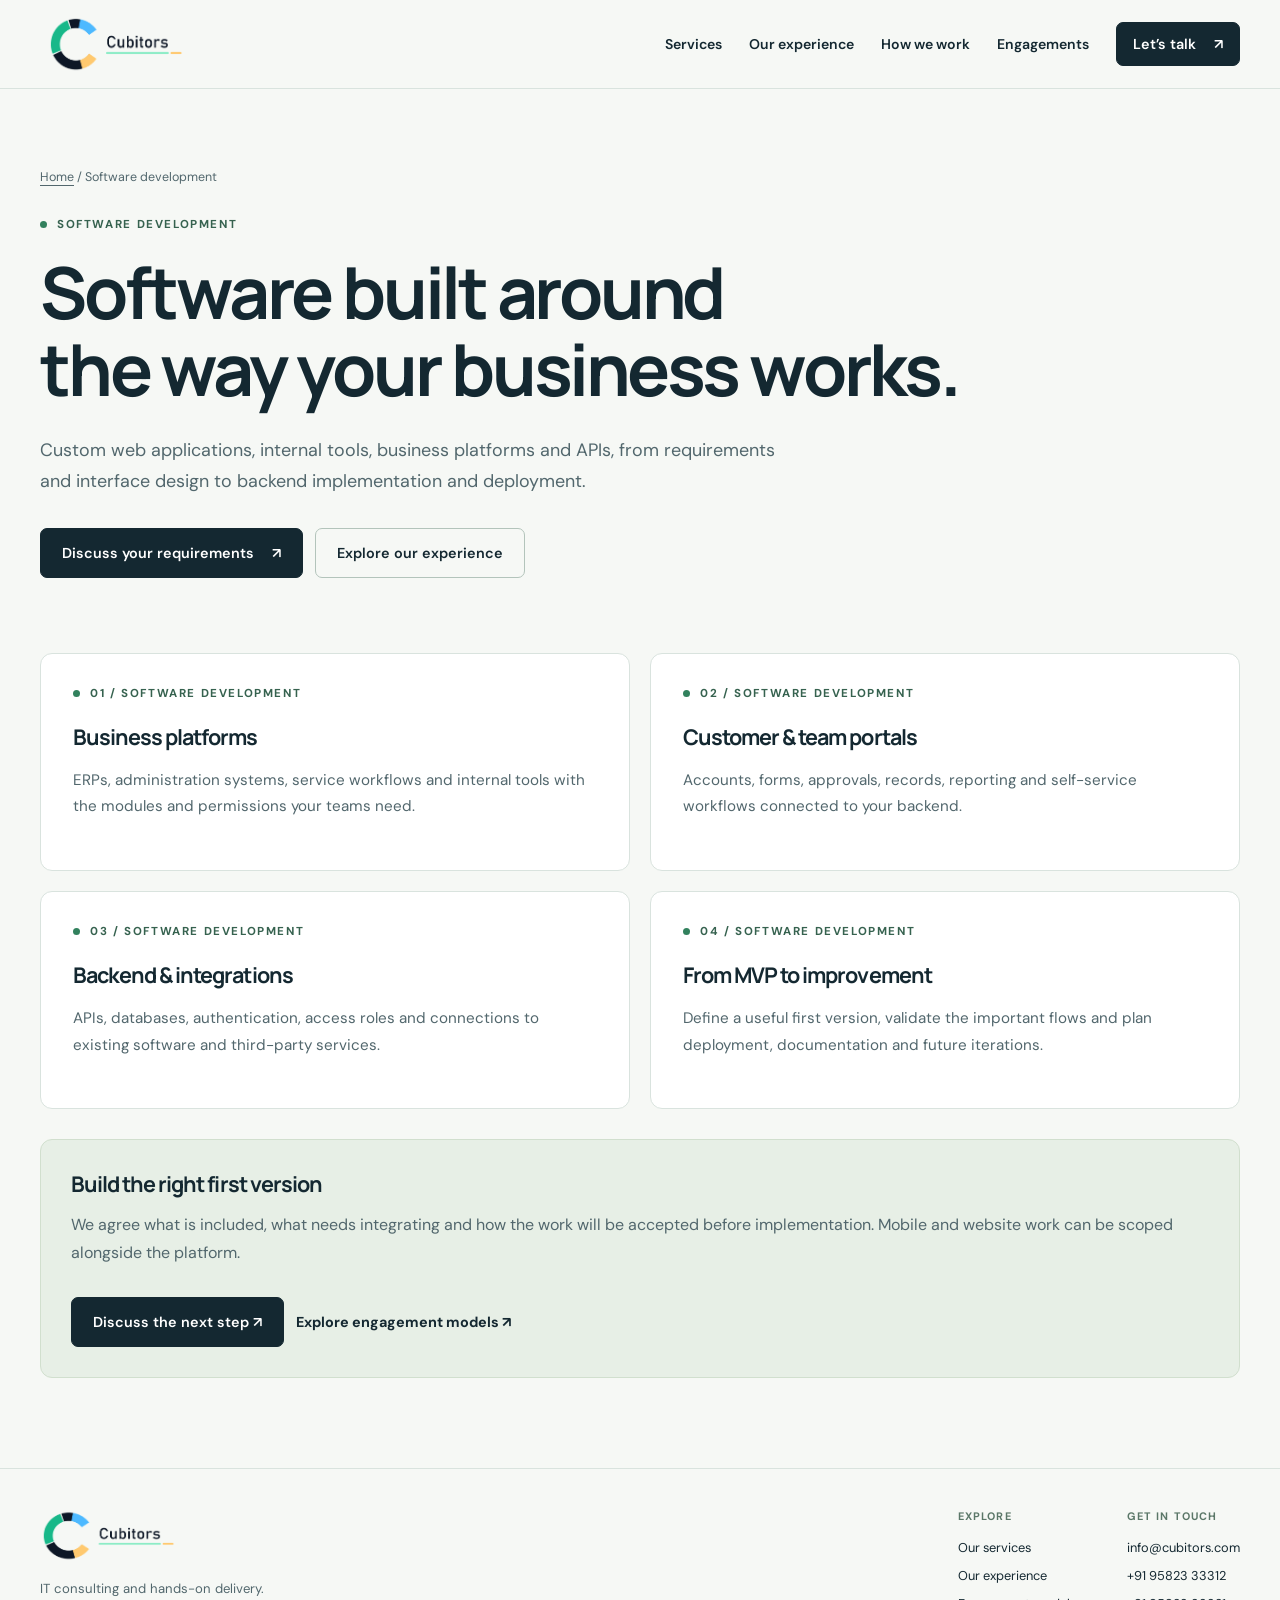
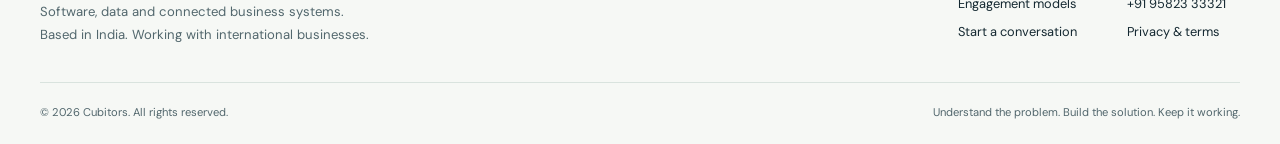
<file: full-stack-app-development/index.html>
<!DOCTYPE html>
<html lang="en"><head><meta charset="UTF-8"><meta name="viewport" content="width=device-width, initial-scale=1">
<title>Software development | Cubitors</title><meta name="description" content="Custom web applications, internal tools, business platforms and APIs, from requirements and interface design to backend implementation and deployment."><meta name="robots" content="index, follow"><meta name="theme-color" content="#142831">
<link rel="canonical" href="https://cubitors.com/full-stack-app-development/"><meta property="og:type" content="website"><meta property="og:url" content="https://cubitors.com/full-stack-app-development/"><meta property="og:site_name" content="Cubitors"><meta property="og:title" content="Software development | Cubitors"><meta property="og:description" content="Custom web applications, internal tools, business platforms and APIs, from requirements and interface design to backend implementation and deployment."><meta property="og:image" content="https://cubitors.com/branding/logos/cubitors-logo-04.png"><meta name="twitter:card" content="summary"><meta name="twitter:title" content="Software development | Cubitors"><meta name="twitter:description" content="Custom web applications, internal tools, business platforms and APIs, from requirements and interface design to backend implementation and deployment."><meta name="twitter:image" content="https://cubitors.com/branding/logos/cubitors-logo-04.png">
<link rel="icon" type="image/svg+xml" href="/favicon.svg"><link rel="icon" href="/favicon.ico" sizes="any"><link rel="apple-touch-icon" href="/apple-touch-icon.png"><link rel="preconnect" href="https://fonts.googleapis.com"><link rel="preconnect" href="https://fonts.gstatic.com" crossorigin><link rel="stylesheet" href="/assets/site.css">
<script type="application/ld+json">{"@context": "https://schema.org", "@type": "Service", "name": "Software development", "description": "Custom web applications, internal tools, business platforms and APIs, from requirements and interface design to backend implementation and deployment.", "url": "https://cubitors.com/full-stack-app-development/", "provider": {"@type": "ProfessionalService", "name": "Cubitors", "url": "https://cubitors.com/"}, "areaServed": "Worldwide"}</script><script src="/assets/site.js" defer></script></head>
<body><a class="skip-link" href="#main">Skip to content</a><header class="site-header"><div class="shell header-inner">
<a class="brand" href="/" aria-label="Cubitors home"><img src="/branding/logos/cubitors-logo-04.png" alt="Cubitors" width="155" height="58"></a>
<button class="menu-toggle" type="button" aria-expanded="false" aria-controls="site-nav">Menu</button>
<nav class="nav" id="site-nav" aria-label="Main navigation"><a href="/#services">Services</a><a href="/work/">Our experience</a><a href="/#approach">How we work</a><a href="/pricing/">Engagements</a><a class="button small" href="/#contact">Let’s talk <span aria-hidden="true">↗</span></a></nav>
</div></header><main id="main"><section class="page-hero"><div class="shell"><div class="breadcrumbs"><a href="/">Home</a> / Software development</div><span class="eyebrow">Software development</span><h1>Software built around<br>the way your business works.</h1><p class="lead">Custom web applications, internal tools, business platforms and APIs, from requirements and interface design to backend implementation and deployment.</p><div class="actions"><a class="button" href="/#contact">Discuss your requirements <span aria-hidden="true">↗</span></a><a class="button outline" href="/work/">Explore our experience</a></div></div></section><section class="page-body"><div class="shell"><div class="two-grid"><article class="content-card"><span class="eyebrow">01 / Software development</span><h3>Business platforms</h3><p>ERPs, administration systems, service workflows and internal tools with the modules and permissions your teams need.</p></article><article class="content-card"><span class="eyebrow">02 / Software development</span><h3>Customer & team portals</h3><p>Accounts, forms, approvals, records, reporting and self-service workflows connected to your backend.</p></article><article class="content-card"><span class="eyebrow">03 / Software development</span><h3>Backend & integrations</h3><p>APIs, databases, authentication, access roles and connections to existing software and third-party services.</p></article><article class="content-card"><span class="eyebrow">04 / Software development</span><h3>From MVP to improvement</h3><p>Define a useful first version, validate the important flows and plan deployment, documentation and future iterations.</p></article></div><div class="callout"><h3>Build the right first version</h3><p>We agree what is included, what needs integrating and how the work will be accepted before implementation. Mobile and website work can be scoped alongside the platform.</p><div class="actions"><a class="button" href="/#contact">Discuss the next step ↗</a><a class="text-link" href="/pricing/">Explore engagement models ↗</a></div></div></div></section></main><footer class="site-footer"><div class="shell"><div class="footer-top">
<div class="footer-brand"><a href="/" aria-label="Cubitors home"><img src="/branding/logos/cubitors-logo-04.png" alt="Cubitors" width="140" height="53" loading="lazy"></a><p>IT consulting and hands-on delivery.<br>Software, data and connected business systems.<br>Based in India. Working with international businesses.</p></div>
<div class="footer-links"><div><strong>Explore</strong><a href="/#services">Our services</a><a href="/work/">Our experience</a><a href="/pricing/">Engagement models</a><a href="/#contact">Start a conversation</a></div><div><strong>Get in touch</strong><a href="mailto:info@cubitors.com">info@cubitors.com</a><a href="tel:+919582333312">+91 95823 33312</a><a href="tel:+919582333321">+91 95823 33321</a><a href="/policies/">Privacy &amp; terms</a></div></div>
</div><div class="footer-bottom"><span>© <span data-year>2026</span> Cubitors. All rights reserved.</span><span>Understand the problem. Build the solution. Keep it working.</span></div></div></footer></body></html>
</file>
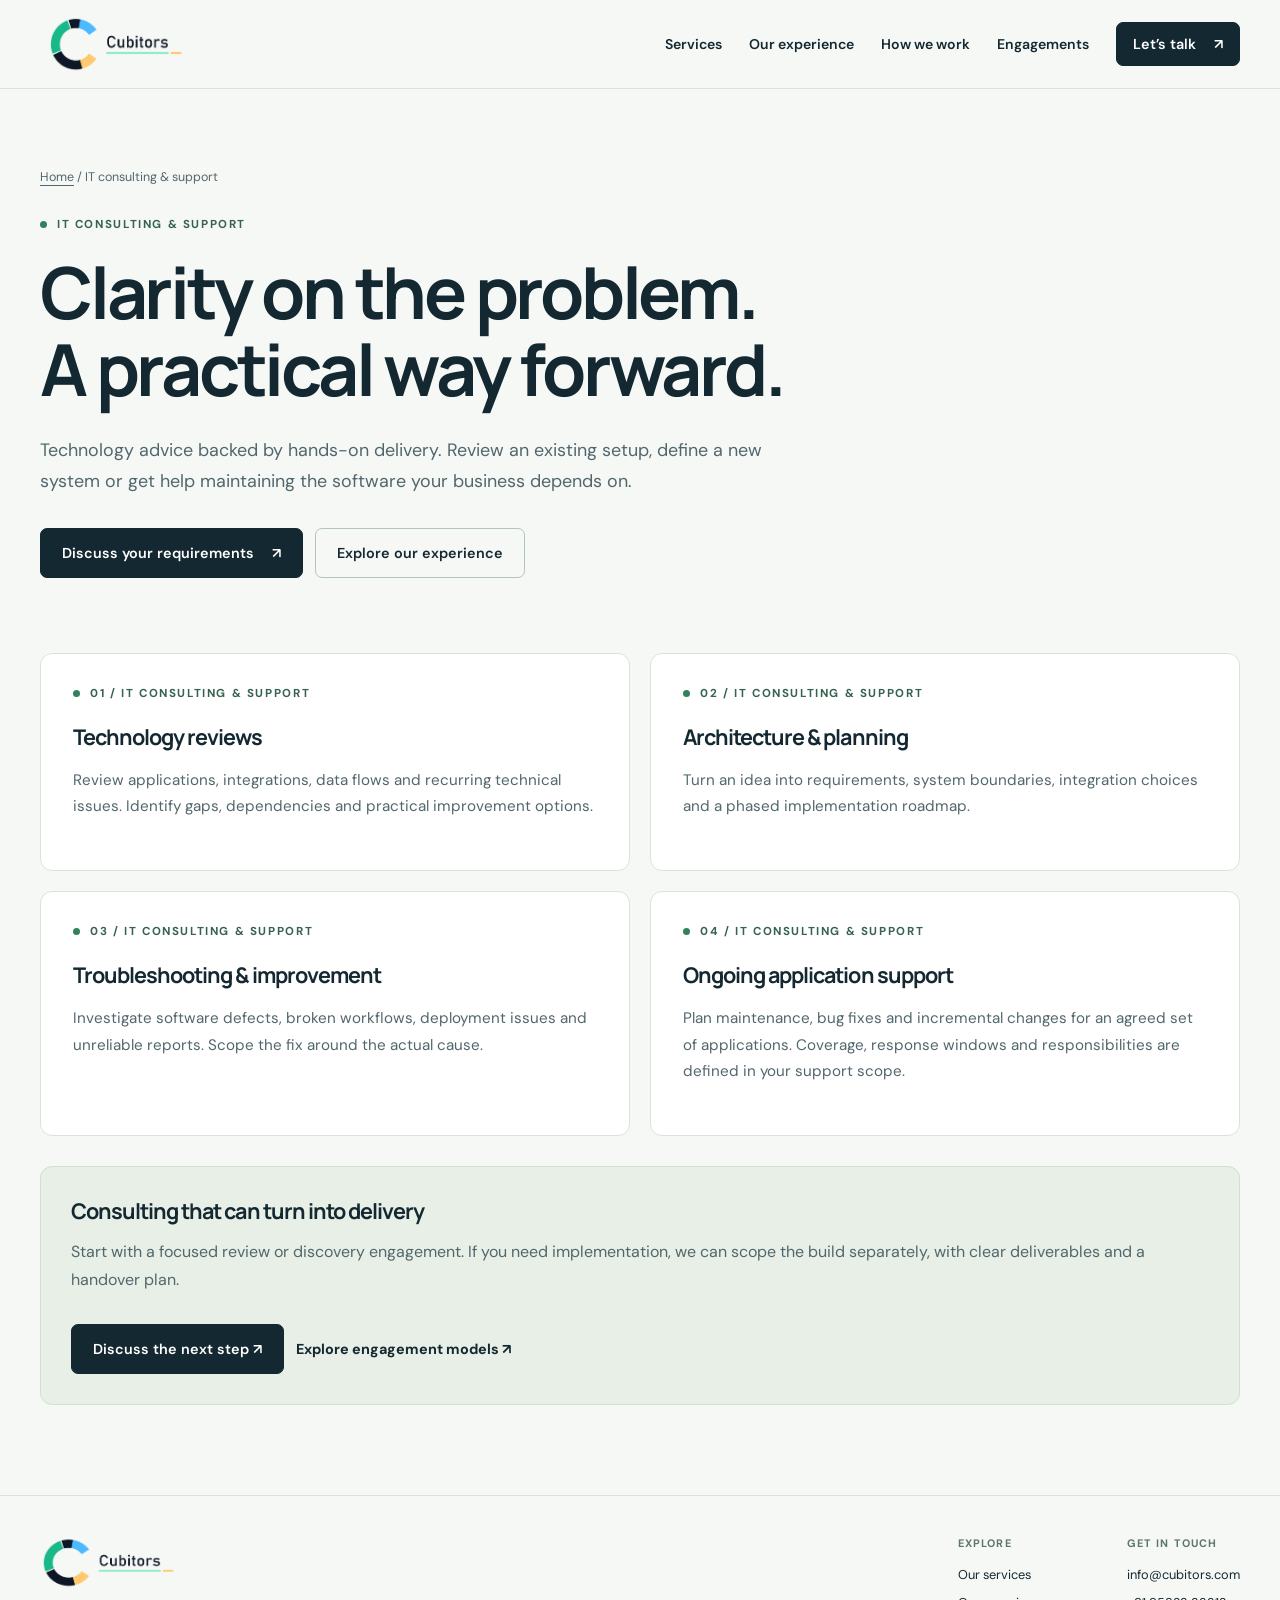
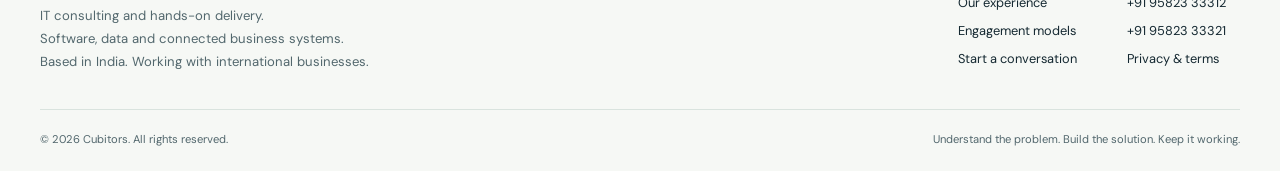
<file: it-consulting/index.html>
<!DOCTYPE html>
<html lang="en"><head><meta charset="UTF-8"><meta name="viewport" content="width=device-width, initial-scale=1">
<title>IT consulting &amp; support | Cubitors</title><meta name="description" content="Technology advice backed by hands-on delivery. Review an existing setup, define a new system or get help maintaining the software your business depends on."><meta name="robots" content="index, follow"><meta name="theme-color" content="#142831">
<link rel="canonical" href="https://cubitors.com/it-consulting/"><meta property="og:type" content="website"><meta property="og:url" content="https://cubitors.com/it-consulting/"><meta property="og:site_name" content="Cubitors"><meta property="og:title" content="IT consulting &amp; support | Cubitors"><meta property="og:description" content="Technology advice backed by hands-on delivery. Review an existing setup, define a new system or get help maintaining the software your business depends on."><meta property="og:image" content="https://cubitors.com/branding/logos/cubitors-logo-04.png"><meta name="twitter:card" content="summary"><meta name="twitter:title" content="IT consulting &amp; support | Cubitors"><meta name="twitter:description" content="Technology advice backed by hands-on delivery. Review an existing setup, define a new system or get help maintaining the software your business depends on."><meta name="twitter:image" content="https://cubitors.com/branding/logos/cubitors-logo-04.png">
<link rel="icon" type="image/svg+xml" href="/favicon.svg"><link rel="icon" href="/favicon.ico" sizes="any"><link rel="apple-touch-icon" href="/apple-touch-icon.png"><link rel="preconnect" href="https://fonts.googleapis.com"><link rel="preconnect" href="https://fonts.gstatic.com" crossorigin><link rel="stylesheet" href="/assets/site.css">
<script type="application/ld+json">{"@context": "https://schema.org", "@type": "Service", "name": "IT consulting & support", "description": "Technology advice backed by hands-on delivery. Review an existing setup, define a new system or get help maintaining the software your business depends on.", "url": "https://cubitors.com/it-consulting/", "provider": {"@type": "ProfessionalService", "name": "Cubitors", "url": "https://cubitors.com/"}, "areaServed": "Worldwide"}</script><script src="/assets/site.js" defer></script></head>
<body><a class="skip-link" href="#main">Skip to content</a><header class="site-header"><div class="shell header-inner">
<a class="brand" href="/" aria-label="Cubitors home"><img src="/branding/logos/cubitors-logo-04.png" alt="Cubitors" width="155" height="58"></a>
<button class="menu-toggle" type="button" aria-expanded="false" aria-controls="site-nav">Menu</button>
<nav class="nav" id="site-nav" aria-label="Main navigation"><a href="/#services">Services</a><a href="/work/">Our experience</a><a href="/#approach">How we work</a><a href="/pricing/">Engagements</a><a class="button small" href="/#contact">Let’s talk <span aria-hidden="true">↗</span></a></nav>
</div></header><main id="main"><section class="page-hero"><div class="shell"><div class="breadcrumbs"><a href="/">Home</a> / IT consulting & support</div><span class="eyebrow">IT consulting & support</span><h1>Clarity on the problem.<br>A practical way forward.</h1><p class="lead">Technology advice backed by hands-on delivery. Review an existing setup, define a new system or get help maintaining the software your business depends on.</p><div class="actions"><a class="button" href="/#contact">Discuss your requirements <span aria-hidden="true">↗</span></a><a class="button outline" href="/work/">Explore our experience</a></div></div></section><section class="page-body"><div class="shell"><div class="two-grid"><article class="content-card"><span class="eyebrow">01 / IT consulting & support</span><h3>Technology reviews</h3><p>Review applications, integrations, data flows and recurring technical issues. Identify gaps, dependencies and practical improvement options.</p></article><article class="content-card"><span class="eyebrow">02 / IT consulting & support</span><h3>Architecture & planning</h3><p>Turn an idea into requirements, system boundaries, integration choices and a phased implementation roadmap.</p></article><article class="content-card"><span class="eyebrow">03 / IT consulting & support</span><h3>Troubleshooting & improvement</h3><p>Investigate software defects, broken workflows, deployment issues and unreliable reports. Scope the fix around the actual cause.</p></article><article class="content-card" id="ongoing-support"><span class="eyebrow">04 / IT consulting & support</span><h3>Ongoing application support</h3><p>Plan maintenance, bug fixes and incremental changes for an agreed set of applications. Coverage, response windows and responsibilities are defined in your support scope.</p></article></div><div class="callout"><h3>Consulting that can turn into delivery</h3><p>Start with a focused review or discovery engagement. If you need implementation, we can scope the build separately, with clear deliverables and a handover plan.</p><div class="actions"><a class="button" href="/#contact">Discuss the next step ↗</a><a class="text-link" href="/pricing/">Explore engagement models ↗</a></div></div></div></section></main><footer class="site-footer"><div class="shell"><div class="footer-top">
<div class="footer-brand"><a href="/" aria-label="Cubitors home"><img src="/branding/logos/cubitors-logo-04.png" alt="Cubitors" width="140" height="53" loading="lazy"></a><p>IT consulting and hands-on delivery.<br>Software, data and connected business systems.<br>Based in India. Working with international businesses.</p></div>
<div class="footer-links"><div><strong>Explore</strong><a href="/#services">Our services</a><a href="/work/">Our experience</a><a href="/pricing/">Engagement models</a><a href="/#contact">Start a conversation</a></div><div><strong>Get in touch</strong><a href="mailto:info@cubitors.com">info@cubitors.com</a><a href="tel:+919582333312">+91 95823 33312</a><a href="tel:+919582333321">+91 95823 33321</a><a href="/policies/">Privacy &amp; terms</a></div></div>
</div><div class="footer-bottom"><span>© <span data-year>2026</span> Cubitors. All rights reserved.</span><span>Understand the problem. Build the solution. Keep it working.</span></div></div></footer></body></html>
</file>
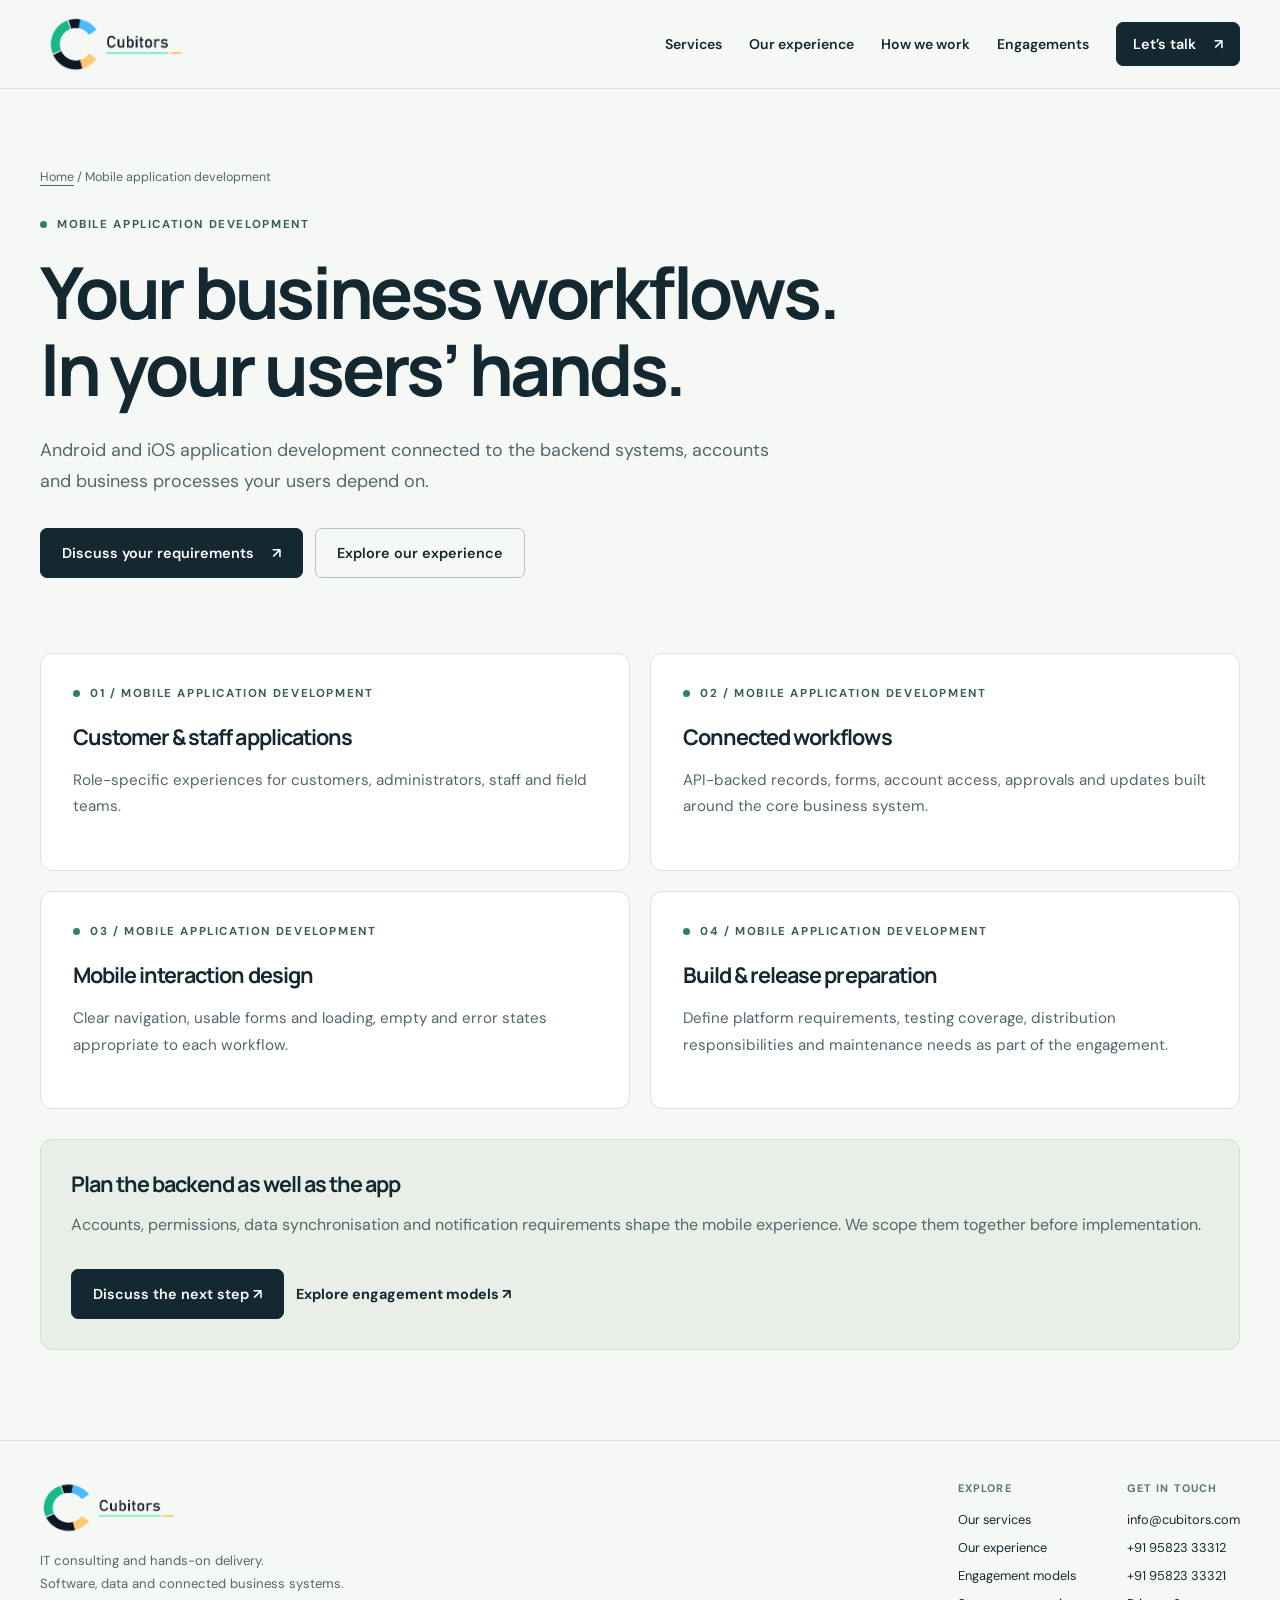
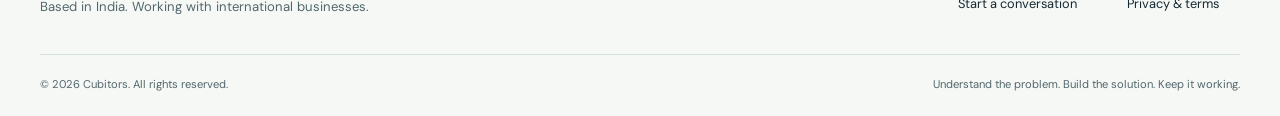
<file: mobile-app-development/index.html>
<!DOCTYPE html>
<html lang="en"><head><meta charset="UTF-8"><meta name="viewport" content="width=device-width, initial-scale=1">
<title>Mobile application development | Cubitors</title><meta name="description" content="Android and iOS application development connected to the backend systems, accounts and business processes your users depend on."><meta name="robots" content="index, follow"><meta name="theme-color" content="#142831">
<link rel="canonical" href="https://cubitors.com/mobile-app-development/"><meta property="og:type" content="website"><meta property="og:url" content="https://cubitors.com/mobile-app-development/"><meta property="og:site_name" content="Cubitors"><meta property="og:title" content="Mobile application development | Cubitors"><meta property="og:description" content="Android and iOS application development connected to the backend systems, accounts and business processes your users depend on."><meta property="og:image" content="https://cubitors.com/branding/logos/cubitors-logo-04.png"><meta name="twitter:card" content="summary"><meta name="twitter:title" content="Mobile application development | Cubitors"><meta name="twitter:description" content="Android and iOS application development connected to the backend systems, accounts and business processes your users depend on."><meta name="twitter:image" content="https://cubitors.com/branding/logos/cubitors-logo-04.png">
<link rel="icon" type="image/svg+xml" href="/favicon.svg"><link rel="icon" href="/favicon.ico" sizes="any"><link rel="apple-touch-icon" href="/apple-touch-icon.png"><link rel="preconnect" href="https://fonts.googleapis.com"><link rel="preconnect" href="https://fonts.gstatic.com" crossorigin><link rel="stylesheet" href="/assets/site.css">
<script type="application/ld+json">{"@context": "https://schema.org", "@type": "Service", "name": "Mobile application development", "description": "Android and iOS application development connected to the backend systems, accounts and business processes your users depend on.", "url": "https://cubitors.com/mobile-app-development/", "provider": {"@type": "ProfessionalService", "name": "Cubitors", "url": "https://cubitors.com/"}, "areaServed": "Worldwide"}</script><script src="/assets/site.js" defer></script></head>
<body><a class="skip-link" href="#main">Skip to content</a><header class="site-header"><div class="shell header-inner">
<a class="brand" href="/" aria-label="Cubitors home"><img src="/branding/logos/cubitors-logo-04.png" alt="Cubitors" width="155" height="58"></a>
<button class="menu-toggle" type="button" aria-expanded="false" aria-controls="site-nav">Menu</button>
<nav class="nav" id="site-nav" aria-label="Main navigation"><a href="/#services">Services</a><a href="/work/">Our experience</a><a href="/#approach">How we work</a><a href="/pricing/">Engagements</a><a class="button small" href="/#contact">Let’s talk <span aria-hidden="true">↗</span></a></nav>
</div></header><main id="main"><section class="page-hero"><div class="shell"><div class="breadcrumbs"><a href="/">Home</a> / Mobile application development</div><span class="eyebrow">Mobile application development</span><h1>Your business workflows.<br>In your users’ hands.</h1><p class="lead">Android and iOS application development connected to the backend systems, accounts and business processes your users depend on.</p><div class="actions"><a class="button" href="/#contact">Discuss your requirements <span aria-hidden="true">↗</span></a><a class="button outline" href="/work/">Explore our experience</a></div></div></section><section class="page-body"><div class="shell"><div class="two-grid"><article class="content-card"><span class="eyebrow">01 / Mobile application development</span><h3>Customer & staff applications</h3><p>Role-specific experiences for customers, administrators, staff and field teams.</p></article><article class="content-card"><span class="eyebrow">02 / Mobile application development</span><h3>Connected workflows</h3><p>API-backed records, forms, account access, approvals and updates built around the core business system.</p></article><article class="content-card"><span class="eyebrow">03 / Mobile application development</span><h3>Mobile interaction design</h3><p>Clear navigation, usable forms and loading, empty and error states appropriate to each workflow.</p></article><article class="content-card"><span class="eyebrow">04 / Mobile application development</span><h3>Build & release preparation</h3><p>Define platform requirements, testing coverage, distribution responsibilities and maintenance needs as part of the engagement.</p></article></div><div class="callout"><h3>Plan the backend as well as the app</h3><p>Accounts, permissions, data synchronisation and notification requirements shape the mobile experience. We scope them together before implementation.</p><div class="actions"><a class="button" href="/#contact">Discuss the next step ↗</a><a class="text-link" href="/pricing/">Explore engagement models ↗</a></div></div></div></section></main><footer class="site-footer"><div class="shell"><div class="footer-top">
<div class="footer-brand"><a href="/" aria-label="Cubitors home"><img src="/branding/logos/cubitors-logo-04.png" alt="Cubitors" width="140" height="53" loading="lazy"></a><p>IT consulting and hands-on delivery.<br>Software, data and connected business systems.<br>Based in India. Working with international businesses.</p></div>
<div class="footer-links"><div><strong>Explore</strong><a href="/#services">Our services</a><a href="/work/">Our experience</a><a href="/pricing/">Engagement models</a><a href="/#contact">Start a conversation</a></div><div><strong>Get in touch</strong><a href="mailto:info@cubitors.com">info@cubitors.com</a><a href="tel:+919582333312">+91 95823 33312</a><a href="tel:+919582333321">+91 95823 33321</a><a href="/policies/">Privacy &amp; terms</a></div></div>
</div><div class="footer-bottom"><span>© <span data-year>2026</span> Cubitors. All rights reserved.</span><span>Understand the problem. Build the solution. Keep it working.</span></div></div></footer></body></html>
</file>
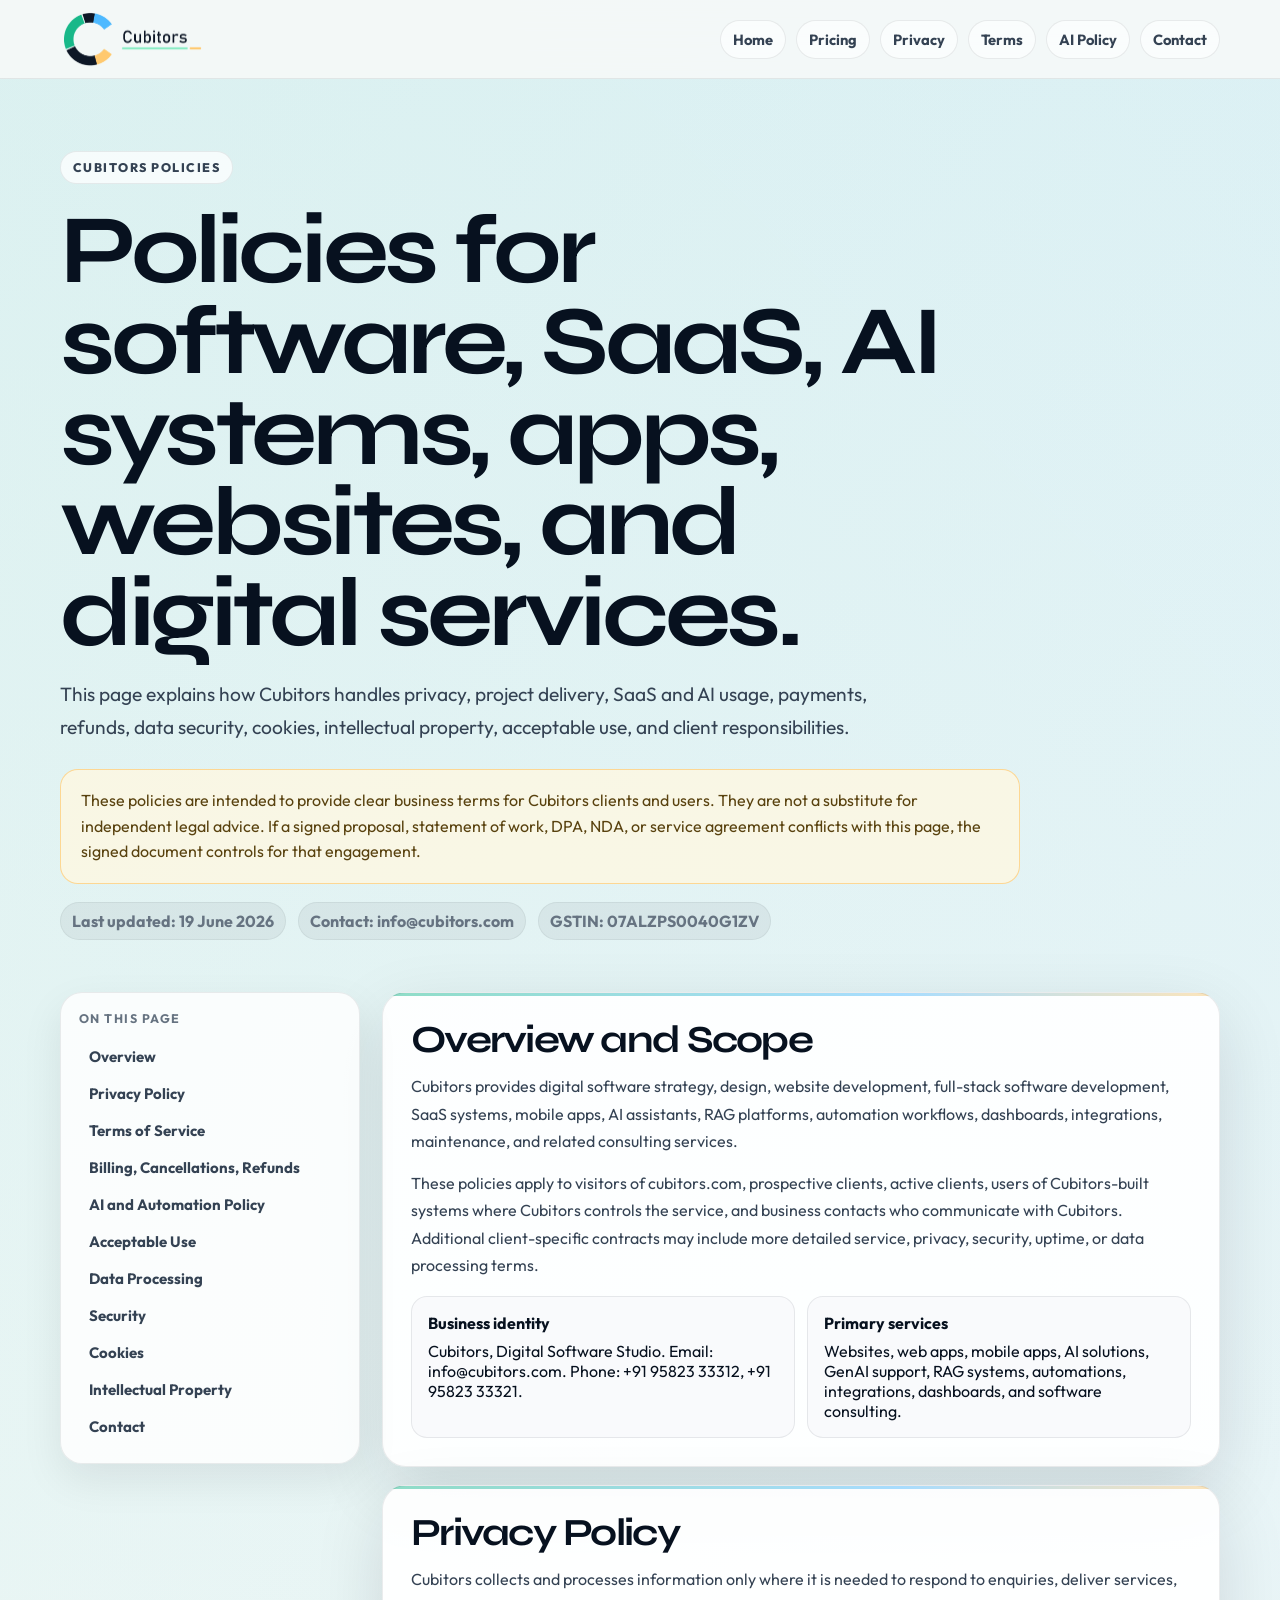
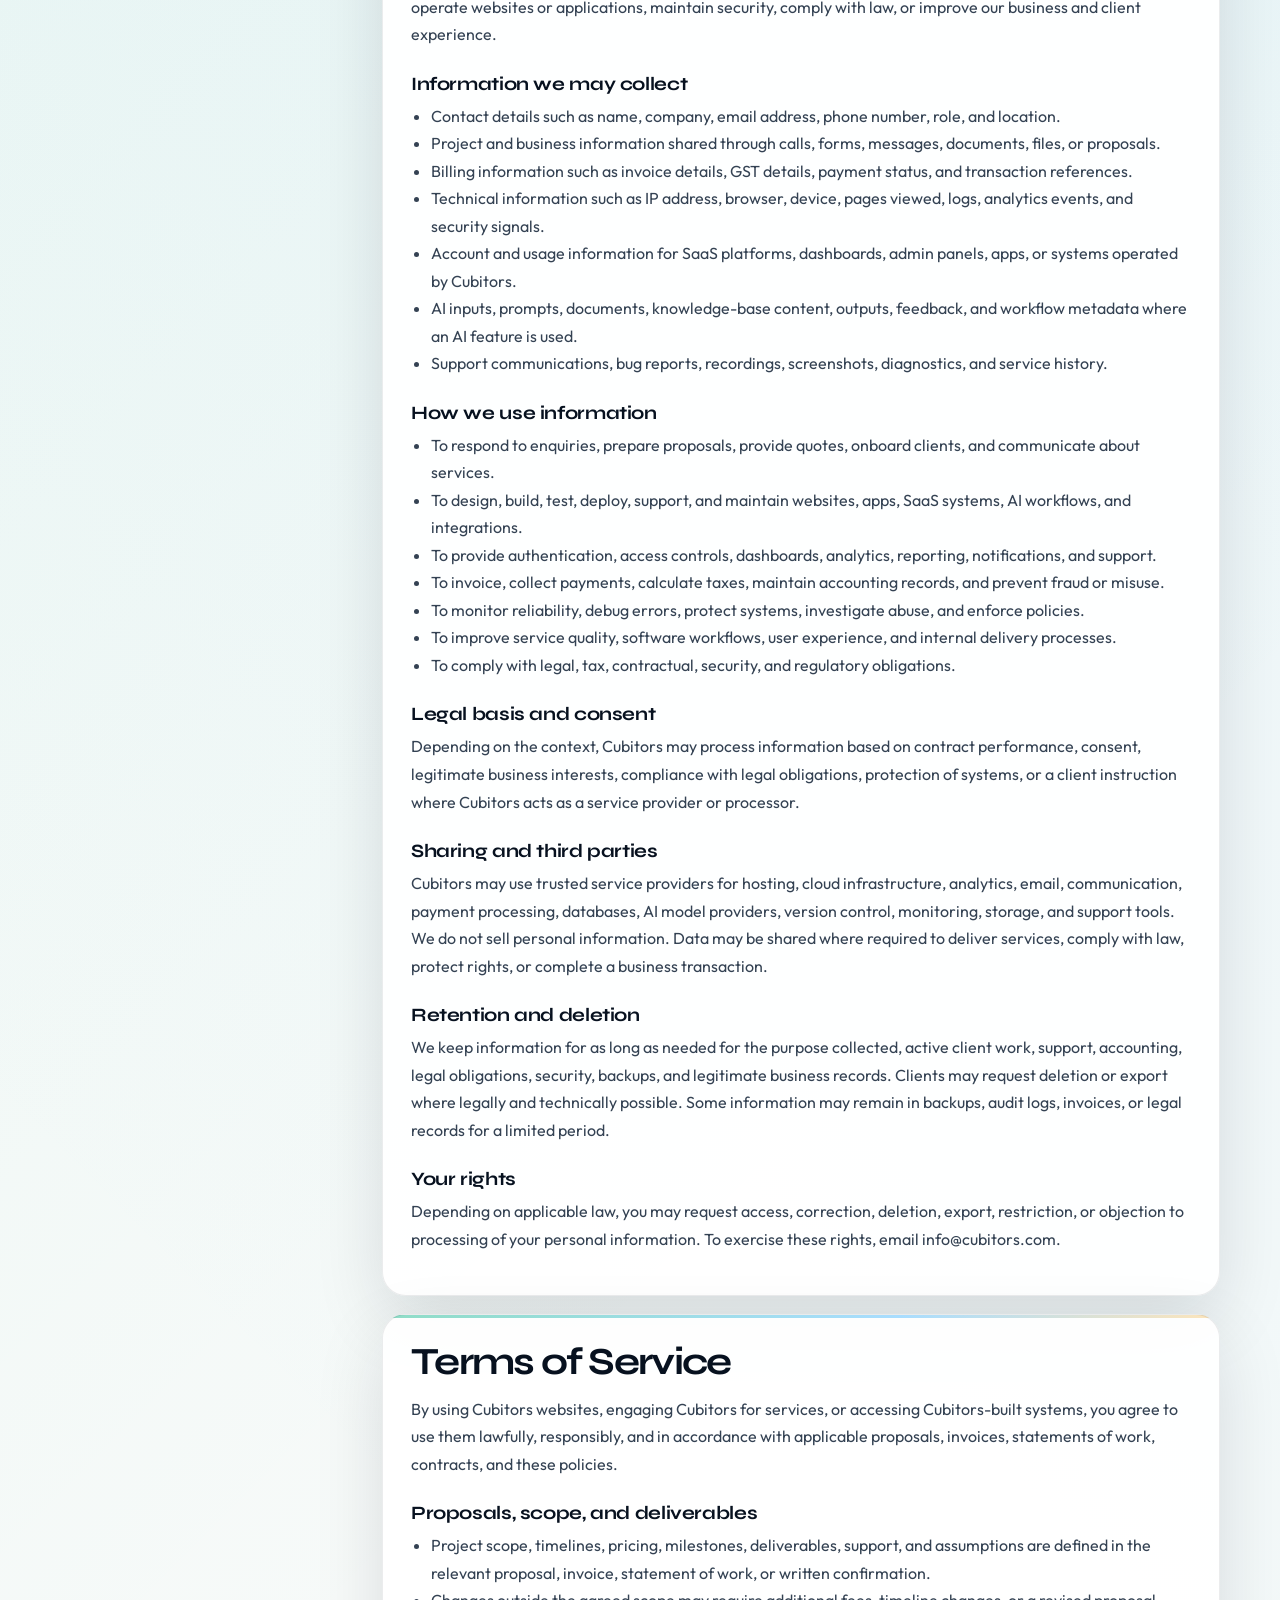
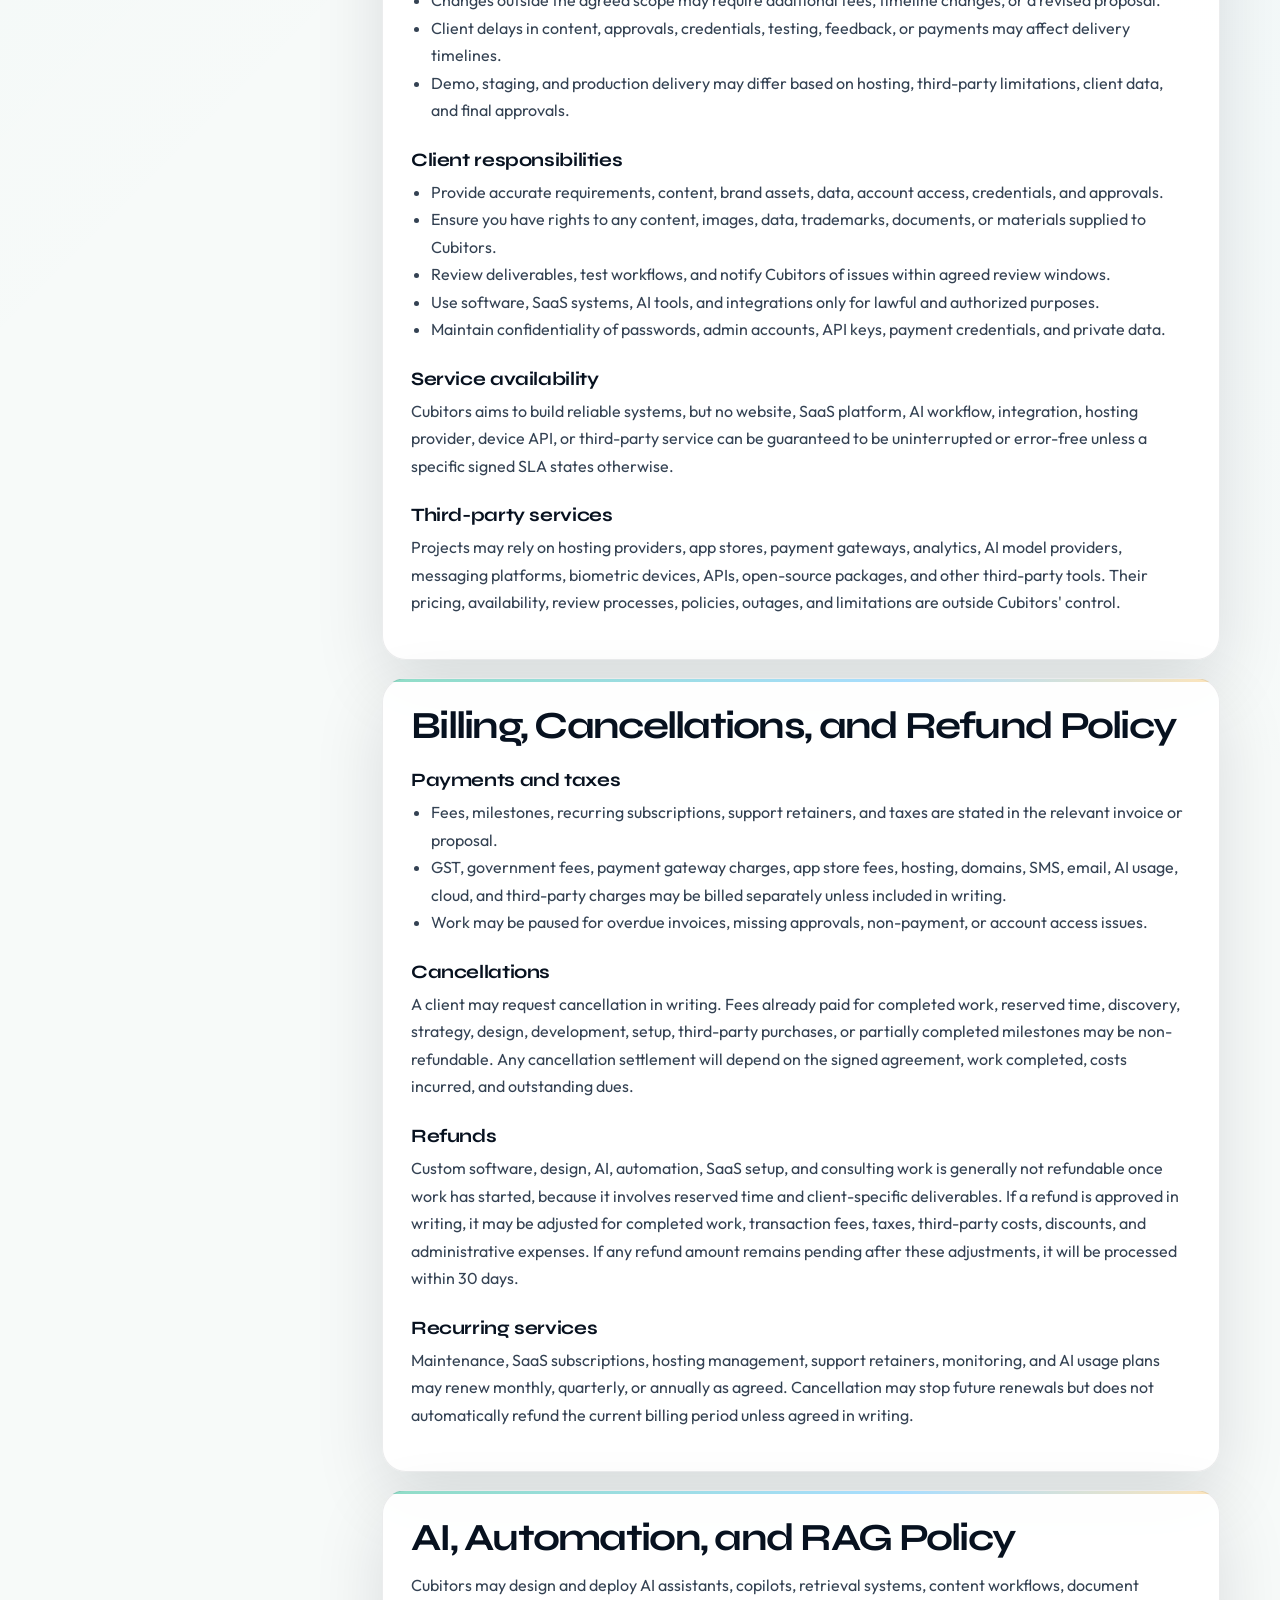
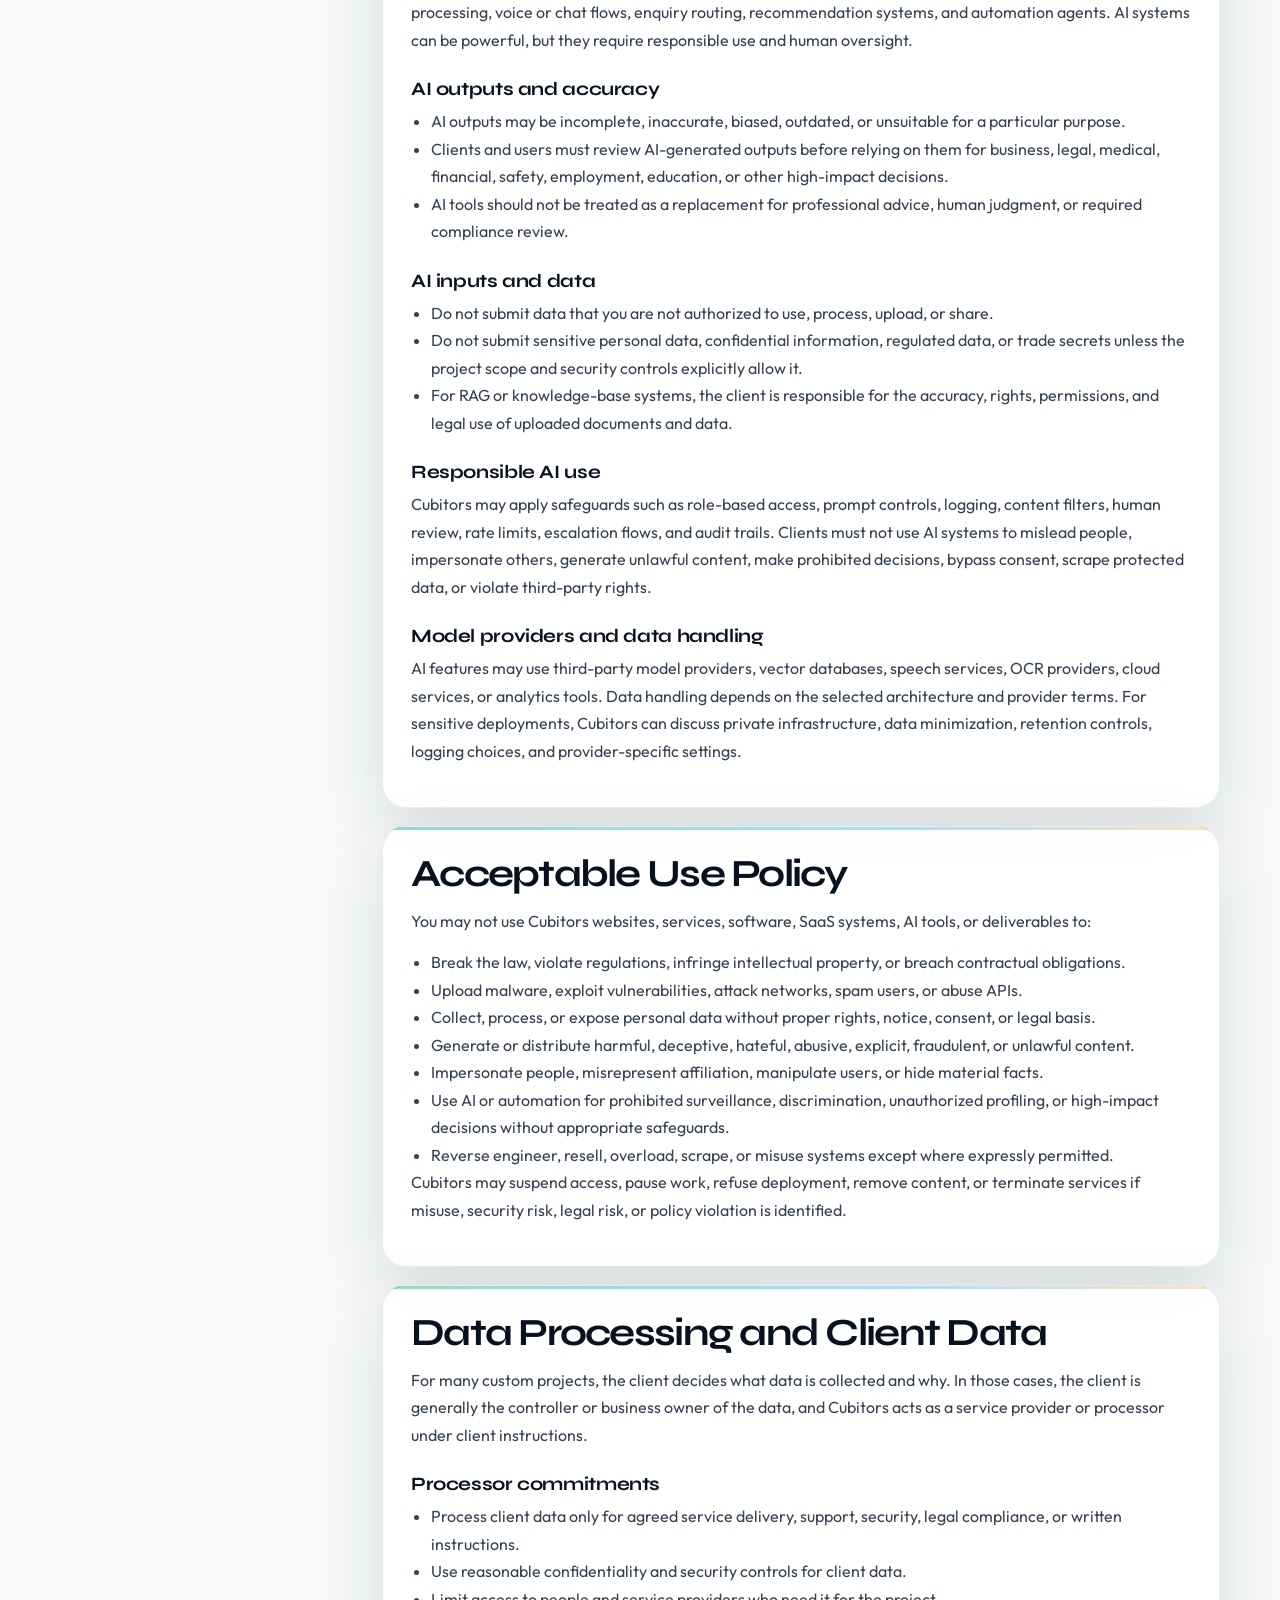
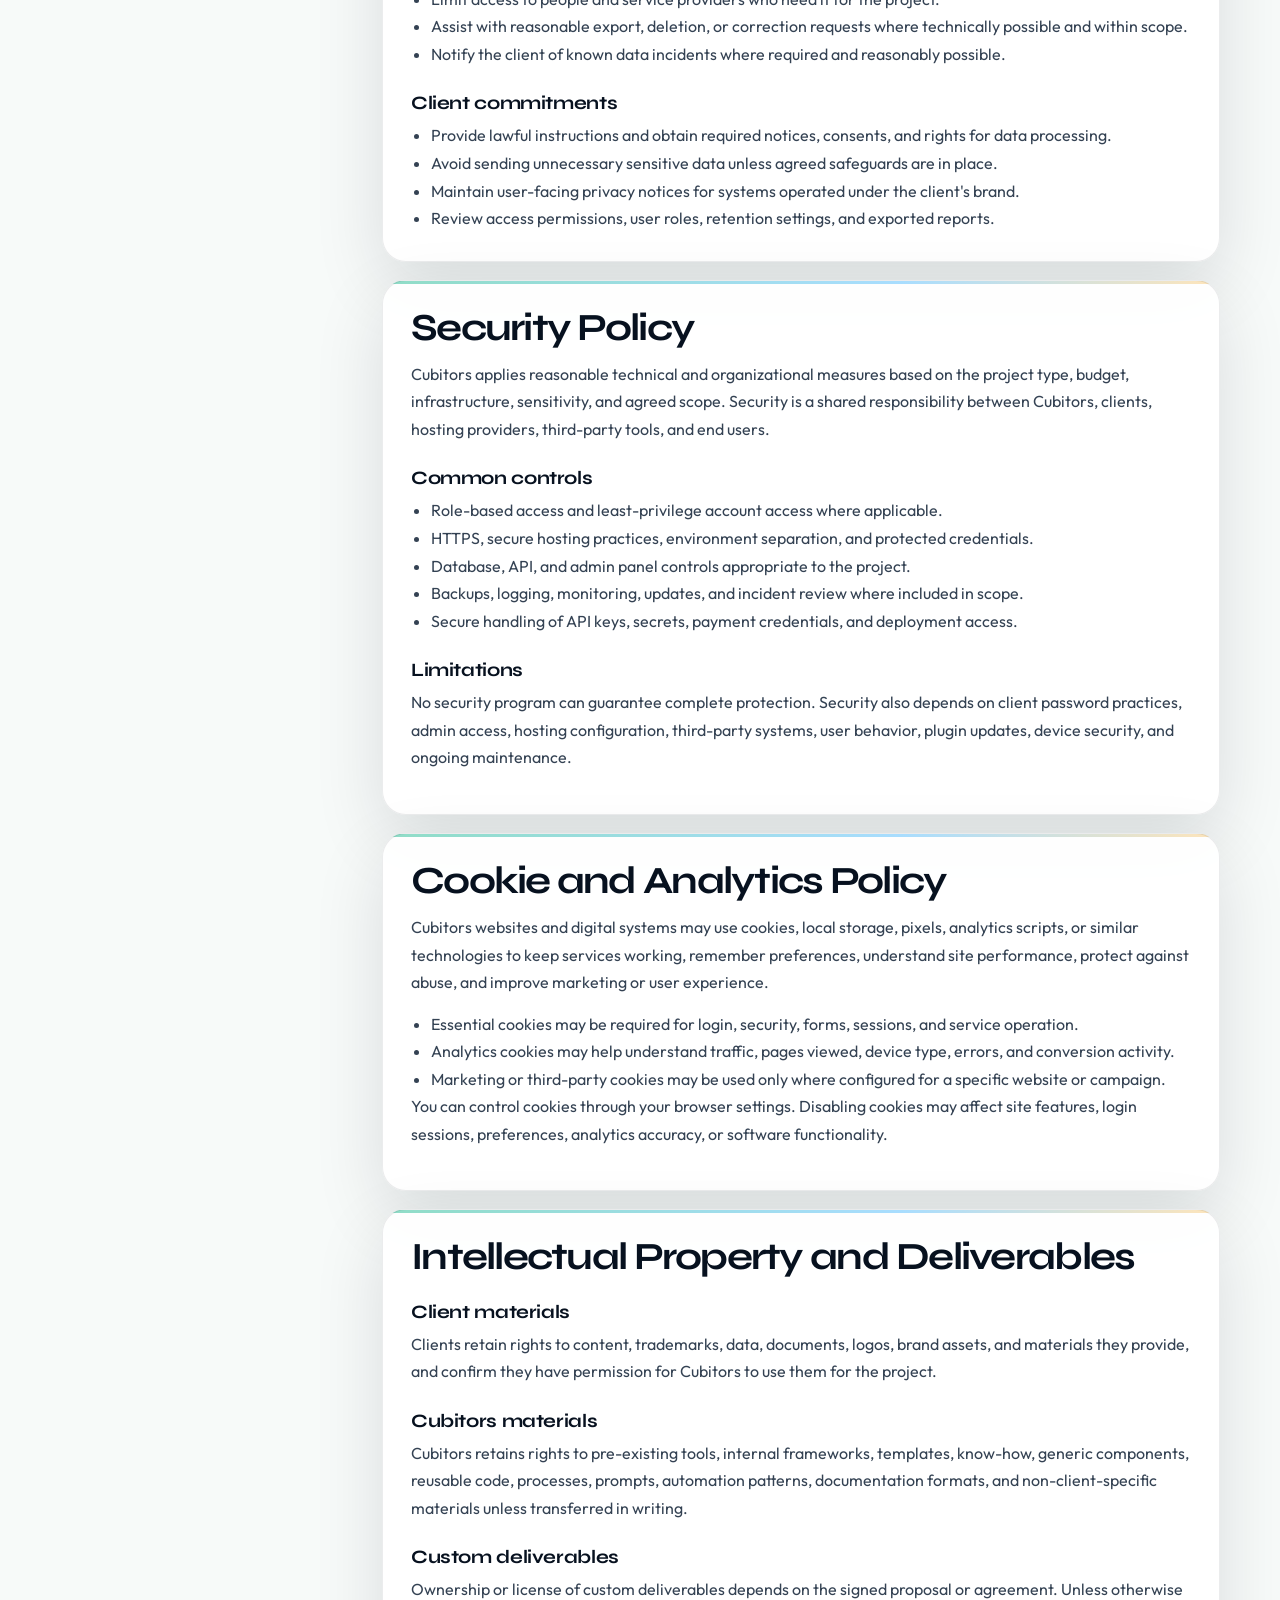
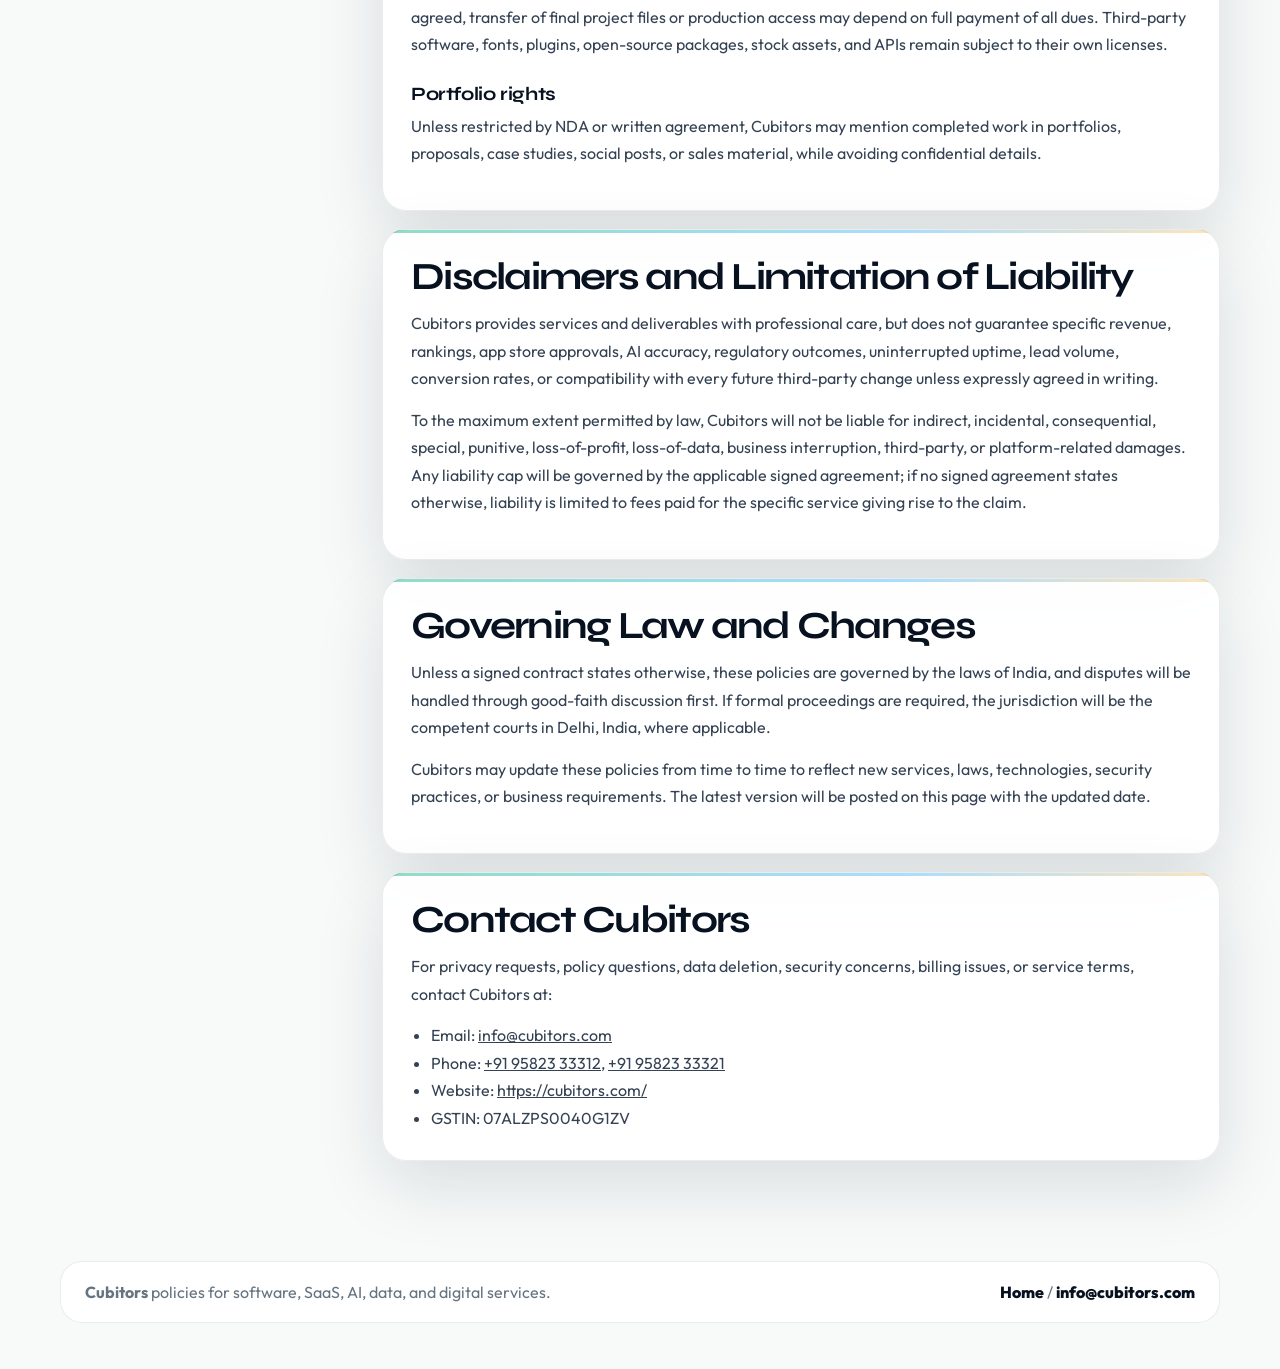
<file: policies/index.html>
<!DOCTYPE html>
<html lang="en">
<head>
  <meta charset="UTF-8">
  <meta name="viewport" content="width=device-width, initial-scale=1.0">
  <title>Policies | Cubitors</title>
  <meta
    name="description"
    content="Cubitors policies for privacy, terms, SaaS and AI services, acceptable use, data processing, cookies, billing, refunds, security, and client deliverables."
  >
  <meta name="robots" content="index, follow">
  <meta name="author" content="Cubitors">
  <meta name="theme-color" content="#07111f">
  <link rel="canonical" href="https://cubitors.com/policies/">
  <meta property="og:type" content="website">
  <meta property="og:url" content="https://cubitors.com/policies/">
  <meta property="og:title" content="Policies | Cubitors">
  <meta property="og:description" content="Privacy, terms, SaaS, AI, data processing, security, billing, refunds, and acceptable use policies for Cubitors.">
  <meta property="og:image" content="https://cubitors.com/branding/logos/cubitors-logo-04.png">
  <link rel="icon" type="image/svg+xml" href="/favicon.svg">
  <link rel="icon" href="/favicon.ico" sizes="any">
  <link rel="icon" type="image/png" href="/favicon.png">
  <link rel="apple-touch-icon" href="/apple-touch-icon.png">
  <link rel="preconnect" href="https://fonts.googleapis.com">
  <link rel="preconnect" href="https://fonts.gstatic.com" crossorigin>
  <link href="https://fonts.googleapis.com/css2?family=Outfit:wght@300;400;500;600;700;800&family=Syne:wght@500;700;800&display=swap" rel="stylesheet">
  <style>
    :root {
      --ink: #07111f;
      --ink-soft: #344253;
      --muted: #667381;
      --line: rgba(7, 17, 31, 0.12);
      --panel: #ffffff;
      --page: #f7faf9;
      --green: #18b889;
      --blue: #4db9ff;
      --gold: #ffc96f;
      --shadow: 0 24px 70px rgba(7, 17, 31, 0.12);
    }

    * {
      box-sizing: border-box;
    }

    html {
      scroll-behavior: smooth;
    }

    body {
      margin: 0;
      color: var(--ink);
      background:
        linear-gradient(135deg, rgba(24, 184, 137, 0.08), transparent 34%),
        linear-gradient(225deg, rgba(77, 185, 255, 0.10), transparent 38%),
        var(--page);
      font-family: "Outfit", Arial, sans-serif;
    }

    a {
      color: inherit;
    }

    .shell {
      width: min(1160px, calc(100% - 40px));
      margin: 0 auto;
    }

    .topbar {
      position: sticky;
      top: 0;
      z-index: 20;
      backdrop-filter: blur(18px);
      background: rgba(247, 250, 249, 0.86);
      border-bottom: 1px solid rgba(7, 17, 31, 0.08);
    }

    .topbar-inner {
      min-height: 78px;
      display: flex;
      align-items: center;
      justify-content: space-between;
      gap: 20px;
    }

    .brand {
      display: inline-flex;
      align-items: center;
      gap: 14px;
      text-decoration: none;
      font-weight: 800;
    }

    .brand img {
      width: 148px;
      display: block;
    }

    .nav {
      display: flex;
      flex-wrap: wrap;
      justify-content: flex-end;
      gap: 10px;
    }

    .nav a {
      padding: 9px 12px;
      border-radius: 999px;
      color: var(--ink-soft);
      text-decoration: none;
      font-size: 0.92rem;
      font-weight: 700;
      background: rgba(255, 255, 255, 0.56);
      border: 1px solid rgba(7, 17, 31, 0.08);
    }

    .hero {
      padding: 72px 0 34px;
    }

    .eyebrow {
      display: inline-flex;
      padding: 8px 12px;
      border-radius: 999px;
      color: var(--ink-soft);
      background: rgba(255, 255, 255, 0.74);
      border: 1px solid rgba(7, 17, 31, 0.08);
      font-size: 0.78rem;
      font-weight: 800;
      letter-spacing: 0.12em;
      text-transform: uppercase;
    }

    h1,
    h2,
    h3 {
      font-family: "Syne", "Outfit", Arial, sans-serif;
      letter-spacing: -0.045em;
    }

    h1 {
      margin: 22px 0 18px;
      max-width: 920px;
      font-size: clamp(2.8rem, 8vw, 6.1rem);
      line-height: 0.93;
    }

    .lead {
      max-width: 850px;
      margin: 0;
      color: var(--ink-soft);
      font-size: clamp(1rem, 2vw, 1.2rem);
      line-height: 1.75;
    }

    .notice {
      margin-top: 24px;
      padding: 18px 20px;
      border: 1px solid rgba(255, 201, 111, 0.7);
      border-radius: 18px;
      background: rgba(255, 248, 225, 0.78);
      color: #59420f;
      line-height: 1.6;
      max-width: 960px;
    }

    .policy-layout {
      display: grid;
      grid-template-columns: 300px minmax(0, 1fr);
      gap: 22px;
      align-items: start;
      padding: 18px 0 72px;
    }

    .toc {
      position: sticky;
      top: 98px;
      padding: 18px;
      border-radius: 22px;
      background: rgba(255, 255, 255, 0.82);
      border: 1px solid rgba(7, 17, 31, 0.08);
      box-shadow: 0 16px 42px rgba(7, 17, 31, 0.08);
    }

    .toc strong {
      display: block;
      margin-bottom: 12px;
      font-size: 0.78rem;
      letter-spacing: 0.12em;
      text-transform: uppercase;
      color: var(--muted);
    }

    .toc a {
      display: block;
      padding: 9px 10px;
      border-radius: 12px;
      text-decoration: none;
      color: var(--ink-soft);
      font-weight: 700;
      font-size: 0.94rem;
    }

    .toc a:hover {
      background: rgba(7, 17, 31, 0.05);
    }

    .policy-stack {
      display: grid;
      gap: 18px;
    }

    .policy-card {
      border-radius: 24px;
      border: 1px solid rgba(7, 17, 31, 0.08);
      background:
        linear-gradient(90deg, rgba(24, 184, 137, 0.48), rgba(77, 185, 255, 0.48) 62%, rgba(255, 201, 111, 0.48)) top / 100% 3px no-repeat,
        rgba(255, 255, 255, 0.92);
      box-shadow: var(--shadow);
      padding: 28px;
    }

    .policy-card h2 {
      margin: 0 0 14px;
      font-size: clamp(1.7rem, 3vw, 2.6rem);
      line-height: 1;
    }

    .policy-card h3 {
      margin: 24px 0 8px;
      font-size: 1.18rem;
      letter-spacing: -0.02em;
    }

    .policy-card p,
    .policy-card li {
      color: var(--ink-soft);
      line-height: 1.72;
    }

    .policy-card p {
      margin: 0 0 14px;
    }

    .policy-card ul {
      margin: 8px 0 0;
      padding-left: 20px;
    }

    .grid {
      display: grid;
      grid-template-columns: repeat(2, minmax(0, 1fr));
      gap: 12px;
      margin-top: 16px;
    }

    .mini {
      padding: 16px;
      border-radius: 16px;
      border: 1px solid rgba(7, 17, 31, 0.08);
      background: rgba(248, 250, 252, 0.86);
    }

    .mini strong {
      display: block;
      margin-bottom: 8px;
    }

    .updated {
      display: flex;
      flex-wrap: wrap;
      gap: 12px;
      margin-top: 18px;
      color: var(--muted);
      font-weight: 700;
    }

    .updated span {
      padding: 8px 11px;
      border-radius: 999px;
      background: rgba(7, 17, 31, 0.05);
      border: 1px solid rgba(7, 17, 31, 0.06);
    }

    .footer {
      padding: 28px 0 46px;
    }

    .footer-shell {
      display: flex;
      flex-wrap: wrap;
      justify-content: space-between;
      gap: 16px;
      padding: 20px 24px;
      border-radius: 22px;
      background: rgba(255, 255, 255, 0.86);
      border: 1px solid rgba(7, 17, 31, 0.08);
      color: var(--muted);
    }

    .footer-shell a {
      font-weight: 800;
      text-decoration: none;
      color: var(--ink);
    }

    @media (max-width: 900px) {
      .topbar-inner {
        align-items: flex-start;
        flex-direction: column;
        padding: 14px 0;
      }

      .nav {
        justify-content: flex-start;
      }

      .policy-layout {
        grid-template-columns: 1fr;
      }

      .toc {
        position: static;
      }
    }

    @media (max-width: 640px) {
      .shell {
        width: min(100% - 28px, 1160px);
      }

      .grid {
        grid-template-columns: 1fr;
      }

      .policy-card {
        padding: 22px;
      }
    }
  </style>
</head>
<body>
  <header class="topbar">
    <div class="shell topbar-inner">
      <a class="brand" href="/">
        <img src="/branding/logos/cubitors-logo-04.png" alt="Cubitors">
      </a>
      <nav class="nav" aria-label="Policy sections">
        <a href="/">Home</a>
        <a href="/pricing/">Pricing</a>
        <a href="#privacy">Privacy</a>
        <a href="#terms">Terms</a>
        <a href="#ai">AI Policy</a>
        <a href="#contact">Contact</a>
      </nav>
    </div>
  </header>

  <main>
    <section class="hero">
      <div class="shell">
        <span class="eyebrow">Cubitors policies</span>
        <h1>Policies for software, SaaS, AI systems, apps, websites, and digital services.</h1>
        <p class="lead">
          This page explains how Cubitors handles privacy, project delivery, SaaS and AI usage, payments,
          refunds, data security, cookies, intellectual property, acceptable use, and client responsibilities.
        </p>
        <div class="notice">
          These policies are intended to provide clear business terms for Cubitors clients and users. They are
          not a substitute for independent legal advice. If a signed proposal, statement of work, DPA, NDA, or
          service agreement conflicts with this page, the signed document controls for that engagement.
        </div>
        <div class="updated">
          <span>Last updated: 19 June 2026</span>
          <span>Contact: info@cubitors.com</span>
          <span>GSTIN: 07ALZPS0040G1ZV</span>
        </div>
      </div>
    </section>

    <section class="shell policy-layout">
      <aside class="toc">
        <strong>On this page</strong>
        <a href="#overview">Overview</a>
        <a href="#privacy">Privacy Policy</a>
        <a href="#terms">Terms of Service</a>
        <a href="#billing">Billing, Cancellations, Refunds</a>
        <a href="#ai">AI and Automation Policy</a>
        <a href="#acceptable-use">Acceptable Use</a>
        <a href="#data-processing">Data Processing</a>
        <a href="#security">Security</a>
        <a href="#cookies">Cookies</a>
        <a href="#ip">Intellectual Property</a>
        <a href="#contact">Contact</a>
      </aside>

      <div class="policy-stack">
        <article class="policy-card" id="overview">
          <h2>Overview and Scope</h2>
          <p>
            Cubitors provides digital software strategy, design, website development, full-stack software
            development, SaaS systems, mobile apps, AI assistants, RAG platforms, automation workflows,
            dashboards, integrations, maintenance, and related consulting services.
          </p>
          <p>
            These policies apply to visitors of cubitors.com, prospective clients, active clients, users of
            Cubitors-built systems where Cubitors controls the service, and business contacts who communicate
            with Cubitors. Additional client-specific contracts may include more detailed service, privacy,
            security, uptime, or data processing terms.
          </p>
          <div class="grid">
            <div class="mini">
              <strong>Business identity</strong>
              Cubitors, Digital Software Studio. Email: info@cubitors.com. Phone: +91 95823 33312, +91 95823 33321.
            </div>
            <div class="mini">
              <strong>Primary services</strong>
              Websites, web apps, mobile apps, AI solutions, GenAI support, RAG systems, automations, integrations, dashboards, and software consulting.
            </div>
          </div>
        </article>

        <article class="policy-card" id="privacy">
          <h2>Privacy Policy</h2>
          <p>
            Cubitors collects and processes information only where it is needed to respond to enquiries,
            deliver services, operate websites or applications, maintain security, comply with law, or improve
            our business and client experience.
          </p>

          <h3>Information we may collect</h3>
          <ul>
            <li>Contact details such as name, company, email address, phone number, role, and location.</li>
            <li>Project and business information shared through calls, forms, messages, documents, files, or proposals.</li>
            <li>Billing information such as invoice details, GST details, payment status, and transaction references.</li>
            <li>Technical information such as IP address, browser, device, pages viewed, logs, analytics events, and security signals.</li>
            <li>Account and usage information for SaaS platforms, dashboards, admin panels, apps, or systems operated by Cubitors.</li>
            <li>AI inputs, prompts, documents, knowledge-base content, outputs, feedback, and workflow metadata where an AI feature is used.</li>
            <li>Support communications, bug reports, recordings, screenshots, diagnostics, and service history.</li>
          </ul>

          <h3>How we use information</h3>
          <ul>
            <li>To respond to enquiries, prepare proposals, provide quotes, onboard clients, and communicate about services.</li>
            <li>To design, build, test, deploy, support, and maintain websites, apps, SaaS systems, AI workflows, and integrations.</li>
            <li>To provide authentication, access controls, dashboards, analytics, reporting, notifications, and support.</li>
            <li>To invoice, collect payments, calculate taxes, maintain accounting records, and prevent fraud or misuse.</li>
            <li>To monitor reliability, debug errors, protect systems, investigate abuse, and enforce policies.</li>
            <li>To improve service quality, software workflows, user experience, and internal delivery processes.</li>
            <li>To comply with legal, tax, contractual, security, and regulatory obligations.</li>
          </ul>

          <h3>Legal basis and consent</h3>
          <p>
            Depending on the context, Cubitors may process information based on contract performance, consent,
            legitimate business interests, compliance with legal obligations, protection of systems, or a client
            instruction where Cubitors acts as a service provider or processor.
          </p>

          <h3>Sharing and third parties</h3>
          <p>
            Cubitors may use trusted service providers for hosting, cloud infrastructure, analytics, email,
            communication, payment processing, databases, AI model providers, version control, monitoring,
            storage, and support tools. We do not sell personal information. Data may be shared where required
            to deliver services, comply with law, protect rights, or complete a business transaction.
          </p>

          <h3>Retention and deletion</h3>
          <p>
            We keep information for as long as needed for the purpose collected, active client work, support,
            accounting, legal obligations, security, backups, and legitimate business records. Clients may
            request deletion or export where legally and technically possible. Some information may remain in
            backups, audit logs, invoices, or legal records for a limited period.
          </p>

          <h3>Your rights</h3>
          <p>
            Depending on applicable law, you may request access, correction, deletion, export, restriction, or
            objection to processing of your personal information. To exercise these rights, email info@cubitors.com.
          </p>
        </article>

        <article class="policy-card" id="terms">
          <h2>Terms of Service</h2>
          <p>
            By using Cubitors websites, engaging Cubitors for services, or accessing Cubitors-built systems,
            you agree to use them lawfully, responsibly, and in accordance with applicable proposals, invoices,
            statements of work, contracts, and these policies.
          </p>

          <h3>Proposals, scope, and deliverables</h3>
          <ul>
            <li>Project scope, timelines, pricing, milestones, deliverables, support, and assumptions are defined in the relevant proposal, invoice, statement of work, or written confirmation.</li>
            <li>Changes outside the agreed scope may require additional fees, timeline changes, or a revised proposal.</li>
            <li>Client delays in content, approvals, credentials, testing, feedback, or payments may affect delivery timelines.</li>
            <li>Demo, staging, and production delivery may differ based on hosting, third-party limitations, client data, and final approvals.</li>
          </ul>

          <h3>Client responsibilities</h3>
          <ul>
            <li>Provide accurate requirements, content, brand assets, data, account access, credentials, and approvals.</li>
            <li>Ensure you have rights to any content, images, data, trademarks, documents, or materials supplied to Cubitors.</li>
            <li>Review deliverables, test workflows, and notify Cubitors of issues within agreed review windows.</li>
            <li>Use software, SaaS systems, AI tools, and integrations only for lawful and authorized purposes.</li>
            <li>Maintain confidentiality of passwords, admin accounts, API keys, payment credentials, and private data.</li>
          </ul>

          <h3>Service availability</h3>
          <p>
            Cubitors aims to build reliable systems, but no website, SaaS platform, AI workflow, integration,
            hosting provider, device API, or third-party service can be guaranteed to be uninterrupted or
            error-free unless a specific signed SLA states otherwise.
          </p>

          <h3>Third-party services</h3>
          <p>
            Projects may rely on hosting providers, app stores, payment gateways, analytics, AI model
            providers, messaging platforms, biometric devices, APIs, open-source packages, and other third-party
            tools. Their pricing, availability, review processes, policies, outages, and limitations are outside
            Cubitors' control.
          </p>
        </article>

        <article class="policy-card" id="billing">
          <h2>Billing, Cancellations, and Refund Policy</h2>
          <h3>Payments and taxes</h3>
          <ul>
            <li>Fees, milestones, recurring subscriptions, support retainers, and taxes are stated in the relevant invoice or proposal.</li>
            <li>GST, government fees, payment gateway charges, app store fees, hosting, domains, SMS, email, AI usage, cloud, and third-party charges may be billed separately unless included in writing.</li>
            <li>Work may be paused for overdue invoices, missing approvals, non-payment, or account access issues.</li>
          </ul>

          <h3>Cancellations</h3>
          <p>
            A client may request cancellation in writing. Fees already paid for completed work, reserved time,
            discovery, strategy, design, development, setup, third-party purchases, or partially completed
            milestones may be non-refundable. Any cancellation settlement will depend on the signed agreement,
            work completed, costs incurred, and outstanding dues.
          </p>

          <h3>Refunds</h3>
          <p>
            Custom software, design, AI, automation, SaaS setup, and consulting work is generally not refundable
            once work has started, because it involves reserved time and client-specific deliverables. If a
            refund is approved in writing, it may be adjusted for completed work, transaction fees, taxes,
            third-party costs, discounts, and administrative expenses. If any refund amount remains pending
            after these adjustments, it will be processed within 30 days.
          </p>

          <h3>Recurring services</h3>
          <p>
            Maintenance, SaaS subscriptions, hosting management, support retainers, monitoring, and AI usage
            plans may renew monthly, quarterly, or annually as agreed. Cancellation may stop future renewals
            but does not automatically refund the current billing period unless agreed in writing.
          </p>
        </article>

        <article class="policy-card" id="ai">
          <h2>AI, Automation, and RAG Policy</h2>
          <p>
            Cubitors may design and deploy AI assistants, copilots, retrieval systems, content workflows,
            document processing, voice or chat flows, enquiry routing, recommendation systems, and automation
            agents. AI systems can be powerful, but they require responsible use and human oversight.
          </p>

          <h3>AI outputs and accuracy</h3>
          <ul>
            <li>AI outputs may be incomplete, inaccurate, biased, outdated, or unsuitable for a particular purpose.</li>
            <li>Clients and users must review AI-generated outputs before relying on them for business, legal, medical, financial, safety, employment, education, or other high-impact decisions.</li>
            <li>AI tools should not be treated as a replacement for professional advice, human judgment, or required compliance review.</li>
          </ul>

          <h3>AI inputs and data</h3>
          <ul>
            <li>Do not submit data that you are not authorized to use, process, upload, or share.</li>
            <li>Do not submit sensitive personal data, confidential information, regulated data, or trade secrets unless the project scope and security controls explicitly allow it.</li>
            <li>For RAG or knowledge-base systems, the client is responsible for the accuracy, rights, permissions, and legal use of uploaded documents and data.</li>
          </ul>

          <h3>Responsible AI use</h3>
          <p>
            Cubitors may apply safeguards such as role-based access, prompt controls, logging, content filters,
            human review, rate limits, escalation flows, and audit trails. Clients must not use AI systems to
            mislead people, impersonate others, generate unlawful content, make prohibited decisions, bypass
            consent, scrape protected data, or violate third-party rights.
          </p>

          <h3>Model providers and data handling</h3>
          <p>
            AI features may use third-party model providers, vector databases, speech services, OCR providers,
            cloud services, or analytics tools. Data handling depends on the selected architecture and provider
            terms. For sensitive deployments, Cubitors can discuss private infrastructure, data minimization,
            retention controls, logging choices, and provider-specific settings.
          </p>
        </article>

        <article class="policy-card" id="acceptable-use">
          <h2>Acceptable Use Policy</h2>
          <p>You may not use Cubitors websites, services, software, SaaS systems, AI tools, or deliverables to:</p>
          <ul>
            <li>Break the law, violate regulations, infringe intellectual property, or breach contractual obligations.</li>
            <li>Upload malware, exploit vulnerabilities, attack networks, spam users, or abuse APIs.</li>
            <li>Collect, process, or expose personal data without proper rights, notice, consent, or legal basis.</li>
            <li>Generate or distribute harmful, deceptive, hateful, abusive, explicit, fraudulent, or unlawful content.</li>
            <li>Impersonate people, misrepresent affiliation, manipulate users, or hide material facts.</li>
            <li>Use AI or automation for prohibited surveillance, discrimination, unauthorized profiling, or high-impact decisions without appropriate safeguards.</li>
            <li>Reverse engineer, resell, overload, scrape, or misuse systems except where expressly permitted.</li>
          </ul>
          <p>
            Cubitors may suspend access, pause work, refuse deployment, remove content, or terminate services if
            misuse, security risk, legal risk, or policy violation is identified.
          </p>
        </article>

        <article class="policy-card" id="data-processing">
          <h2>Data Processing and Client Data</h2>
          <p>
            For many custom projects, the client decides what data is collected and why. In those cases, the
            client is generally the controller or business owner of the data, and Cubitors acts as a service
            provider or processor under client instructions.
          </p>
          <h3>Processor commitments</h3>
          <ul>
            <li>Process client data only for agreed service delivery, support, security, legal compliance, or written instructions.</li>
            <li>Use reasonable confidentiality and security controls for client data.</li>
            <li>Limit access to people and service providers who need it for the project.</li>
            <li>Assist with reasonable export, deletion, or correction requests where technically possible and within scope.</li>
            <li>Notify the client of known data incidents where required and reasonably possible.</li>
          </ul>
          <h3>Client commitments</h3>
          <ul>
            <li>Provide lawful instructions and obtain required notices, consents, and rights for data processing.</li>
            <li>Avoid sending unnecessary sensitive data unless agreed safeguards are in place.</li>
            <li>Maintain user-facing privacy notices for systems operated under the client's brand.</li>
            <li>Review access permissions, user roles, retention settings, and exported reports.</li>
          </ul>
        </article>

        <article class="policy-card" id="security">
          <h2>Security Policy</h2>
          <p>
            Cubitors applies reasonable technical and organizational measures based on the project type, budget,
            infrastructure, sensitivity, and agreed scope. Security is a shared responsibility between Cubitors,
            clients, hosting providers, third-party tools, and end users.
          </p>
          <h3>Common controls</h3>
          <ul>
            <li>Role-based access and least-privilege account access where applicable.</li>
            <li>HTTPS, secure hosting practices, environment separation, and protected credentials.</li>
            <li>Database, API, and admin panel controls appropriate to the project.</li>
            <li>Backups, logging, monitoring, updates, and incident review where included in scope.</li>
            <li>Secure handling of API keys, secrets, payment credentials, and deployment access.</li>
          </ul>
          <h3>Limitations</h3>
          <p>
            No security program can guarantee complete protection. Security also depends on client password
            practices, admin access, hosting configuration, third-party systems, user behavior, plugin updates,
            device security, and ongoing maintenance.
          </p>
        </article>

        <article class="policy-card" id="cookies">
          <h2>Cookie and Analytics Policy</h2>
          <p>
            Cubitors websites and digital systems may use cookies, local storage, pixels, analytics scripts, or
            similar technologies to keep services working, remember preferences, understand site performance,
            protect against abuse, and improve marketing or user experience.
          </p>
          <ul>
            <li>Essential cookies may be required for login, security, forms, sessions, and service operation.</li>
            <li>Analytics cookies may help understand traffic, pages viewed, device type, errors, and conversion activity.</li>
            <li>Marketing or third-party cookies may be used only where configured for a specific website or campaign.</li>
          </ul>
          <p>
            You can control cookies through your browser settings. Disabling cookies may affect site features,
            login sessions, preferences, analytics accuracy, or software functionality.
          </p>
        </article>

        <article class="policy-card" id="ip">
          <h2>Intellectual Property and Deliverables</h2>
          <h3>Client materials</h3>
          <p>
            Clients retain rights to content, trademarks, data, documents, logos, brand assets, and materials
            they provide, and confirm they have permission for Cubitors to use them for the project.
          </p>
          <h3>Cubitors materials</h3>
          <p>
            Cubitors retains rights to pre-existing tools, internal frameworks, templates, know-how, generic
            components, reusable code, processes, prompts, automation patterns, documentation formats, and
            non-client-specific materials unless transferred in writing.
          </p>
          <h3>Custom deliverables</h3>
          <p>
            Ownership or license of custom deliverables depends on the signed proposal or agreement. Unless
            otherwise agreed, transfer of final project files or production access may depend on full payment of
            all dues. Third-party software, fonts, plugins, open-source packages, stock assets, and APIs remain
            subject to their own licenses.
          </p>
          <h3>Portfolio rights</h3>
          <p>
            Unless restricted by NDA or written agreement, Cubitors may mention completed work in portfolios,
            proposals, case studies, social posts, or sales material, while avoiding confidential details.
          </p>
        </article>

        <article class="policy-card" id="liability">
          <h2>Disclaimers and Limitation of Liability</h2>
          <p>
            Cubitors provides services and deliverables with professional care, but does not guarantee specific
            revenue, rankings, app store approvals, AI accuracy, regulatory outcomes, uninterrupted uptime, lead
            volume, conversion rates, or compatibility with every future third-party change unless expressly
            agreed in writing.
          </p>
          <p>
            To the maximum extent permitted by law, Cubitors will not be liable for indirect, incidental,
            consequential, special, punitive, loss-of-profit, loss-of-data, business interruption, third-party,
            or platform-related damages. Any liability cap will be governed by the applicable signed agreement;
            if no signed agreement states otherwise, liability is limited to fees paid for the specific service
            giving rise to the claim.
          </p>
        </article>

        <article class="policy-card" id="law">
          <h2>Governing Law and Changes</h2>
          <p>
            Unless a signed contract states otherwise, these policies are governed by the laws of India, and
            disputes will be handled through good-faith discussion first. If formal proceedings are required,
            the jurisdiction will be the competent courts in Delhi, India, where applicable.
          </p>
          <p>
            Cubitors may update these policies from time to time to reflect new services, laws, technologies,
            security practices, or business requirements. The latest version will be posted on this page with
            the updated date.
          </p>
        </article>

        <article class="policy-card" id="contact">
          <h2>Contact Cubitors</h2>
          <p>
            For privacy requests, policy questions, data deletion, security concerns, billing issues, or service
            terms, contact Cubitors at:
          </p>
          <ul>
            <li>Email: <a href="mailto:info@cubitors.com">info@cubitors.com</a></li>
            <li>Phone: <a href="tel:+919582333312">+91 95823 33312</a>, <a href="tel:+919582333321">+91 95823 33321</a></li>
            <li>Website: <a href="https://cubitors.com/">https://cubitors.com/</a></li>
            <li>GSTIN: 07ALZPS0040G1ZV</li>
          </ul>
        </article>
      </div>
    </section>
  </main>

  <footer class="footer">
    <div class="shell footer-shell">
      <span><strong>Cubitors</strong> policies for software, SaaS, AI, data, and digital services.</span>
      <span><a href="/">Home</a> / <a href="mailto:info@cubitors.com">info@cubitors.com</a></span>
    </div>
  </footer>
</body>
</html>
</file>
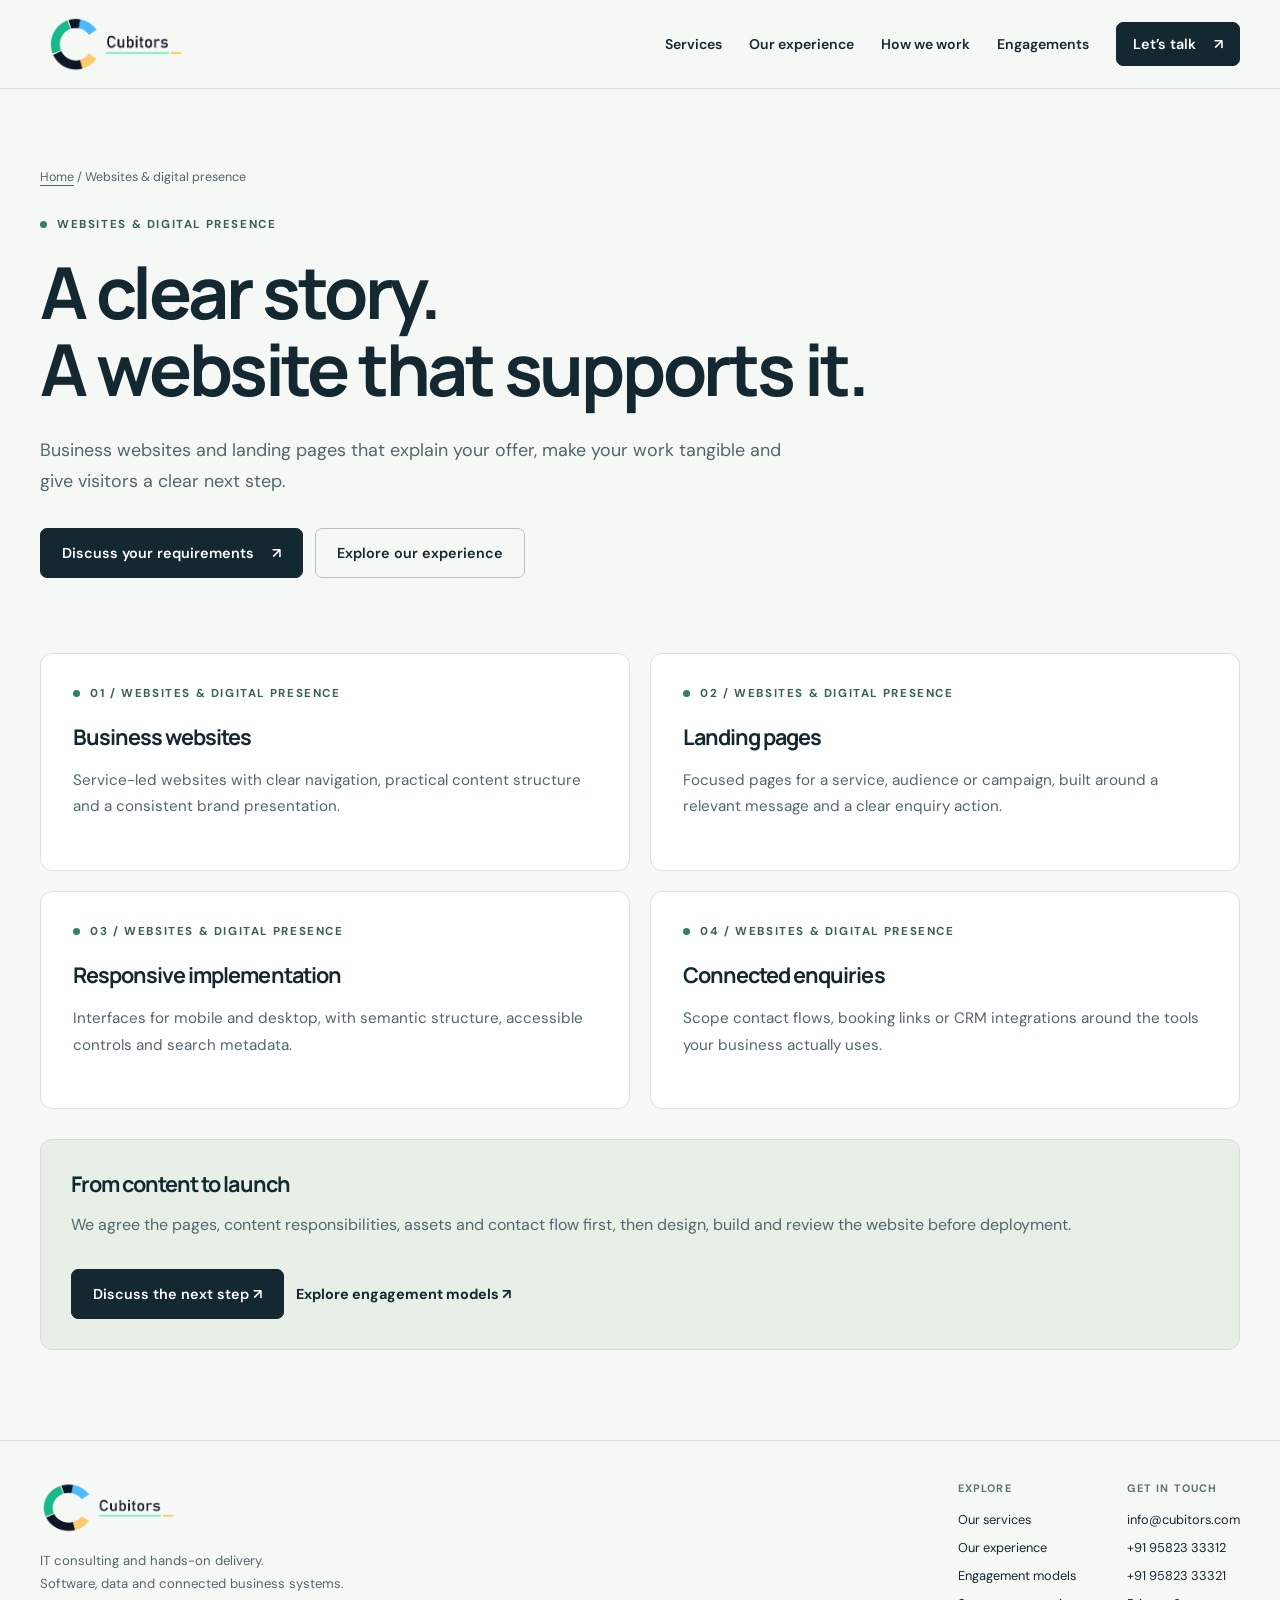
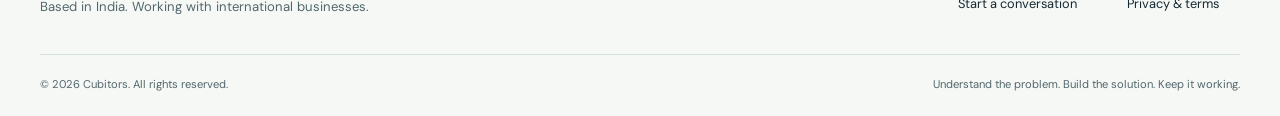
<file: premium-website-development/index.html>
<!DOCTYPE html>
<html lang="en"><head><meta charset="UTF-8"><meta name="viewport" content="width=device-width, initial-scale=1">
<title>Websites &amp; digital presence | Cubitors</title><meta name="description" content="Business websites and landing pages that explain your offer, make your work tangible and give visitors a clear next step."><meta name="robots" content="index, follow"><meta name="theme-color" content="#142831">
<link rel="canonical" href="https://cubitors.com/premium-website-development/"><meta property="og:type" content="website"><meta property="og:url" content="https://cubitors.com/premium-website-development/"><meta property="og:site_name" content="Cubitors"><meta property="og:title" content="Websites &amp; digital presence | Cubitors"><meta property="og:description" content="Business websites and landing pages that explain your offer, make your work tangible and give visitors a clear next step."><meta property="og:image" content="https://cubitors.com/branding/logos/cubitors-logo-04.png"><meta name="twitter:card" content="summary"><meta name="twitter:title" content="Websites &amp; digital presence | Cubitors"><meta name="twitter:description" content="Business websites and landing pages that explain your offer, make your work tangible and give visitors a clear next step."><meta name="twitter:image" content="https://cubitors.com/branding/logos/cubitors-logo-04.png">
<link rel="icon" type="image/svg+xml" href="/favicon.svg"><link rel="icon" href="/favicon.ico" sizes="any"><link rel="apple-touch-icon" href="/apple-touch-icon.png"><link rel="preconnect" href="https://fonts.googleapis.com"><link rel="preconnect" href="https://fonts.gstatic.com" crossorigin><link rel="stylesheet" href="/assets/site.css">
<script type="application/ld+json">{"@context": "https://schema.org", "@type": "Service", "name": "Websites & digital presence", "description": "Business websites and landing pages that explain your offer, make your work tangible and give visitors a clear next step.", "url": "https://cubitors.com/premium-website-development/", "provider": {"@type": "ProfessionalService", "name": "Cubitors", "url": "https://cubitors.com/"}, "areaServed": "Worldwide"}</script><script src="/assets/site.js" defer></script></head>
<body><a class="skip-link" href="#main">Skip to content</a><header class="site-header"><div class="shell header-inner">
<a class="brand" href="/" aria-label="Cubitors home"><img src="/branding/logos/cubitors-logo-04.png" alt="Cubitors" width="155" height="58"></a>
<button class="menu-toggle" type="button" aria-expanded="false" aria-controls="site-nav">Menu</button>
<nav class="nav" id="site-nav" aria-label="Main navigation"><a href="/#services">Services</a><a href="/work/">Our experience</a><a href="/#approach">How we work</a><a href="/pricing/">Engagements</a><a class="button small" href="/#contact">Let’s talk <span aria-hidden="true">↗</span></a></nav>
</div></header><main id="main"><section class="page-hero"><div class="shell"><div class="breadcrumbs"><a href="/">Home</a> / Websites & digital presence</div><span class="eyebrow">Websites & digital presence</span><h1>A clear story.<br>A website that supports it.</h1><p class="lead">Business websites and landing pages that explain your offer, make your work tangible and give visitors a clear next step.</p><div class="actions"><a class="button" href="/#contact">Discuss your requirements <span aria-hidden="true">↗</span></a><a class="button outline" href="/work/">Explore our experience</a></div></div></section><section class="page-body"><div class="shell"><div class="two-grid"><article class="content-card"><span class="eyebrow">01 / Websites & digital presence</span><h3>Business websites</h3><p>Service-led websites with clear navigation, practical content structure and a consistent brand presentation.</p></article><article class="content-card"><span class="eyebrow">02 / Websites & digital presence</span><h3>Landing pages</h3><p>Focused pages for a service, audience or campaign, built around a relevant message and a clear enquiry action.</p></article><article class="content-card"><span class="eyebrow">03 / Websites & digital presence</span><h3>Responsive implementation</h3><p>Interfaces for mobile and desktop, with semantic structure, accessible controls and search metadata.</p></article><article class="content-card"><span class="eyebrow">04 / Websites & digital presence</span><h3>Connected enquiries</h3><p>Scope contact flows, booking links or CRM integrations around the tools your business actually uses.</p></article></div><div class="callout"><h3>From content to launch</h3><p>We agree the pages, content responsibilities, assets and contact flow first, then design, build and review the website before deployment.</p><div class="actions"><a class="button" href="/#contact">Discuss the next step ↗</a><a class="text-link" href="/pricing/">Explore engagement models ↗</a></div></div></div></section></main><footer class="site-footer"><div class="shell"><div class="footer-top">
<div class="footer-brand"><a href="/" aria-label="Cubitors home"><img src="/branding/logos/cubitors-logo-04.png" alt="Cubitors" width="140" height="53" loading="lazy"></a><p>IT consulting and hands-on delivery.<br>Software, data and connected business systems.<br>Based in India. Working with international businesses.</p></div>
<div class="footer-links"><div><strong>Explore</strong><a href="/#services">Our services</a><a href="/work/">Our experience</a><a href="/pricing/">Engagement models</a><a href="/#contact">Start a conversation</a></div><div><strong>Get in touch</strong><a href="mailto:info@cubitors.com">info@cubitors.com</a><a href="tel:+919582333312">+91 95823 33312</a><a href="tel:+919582333321">+91 95823 33321</a><a href="/policies/">Privacy &amp; terms</a></div></div>
</div><div class="footer-bottom"><span>© <span data-year>2026</span> Cubitors. All rights reserved.</span><span>Understand the problem. Build the solution. Keep it working.</span></div></div></footer></body></html>
</file>
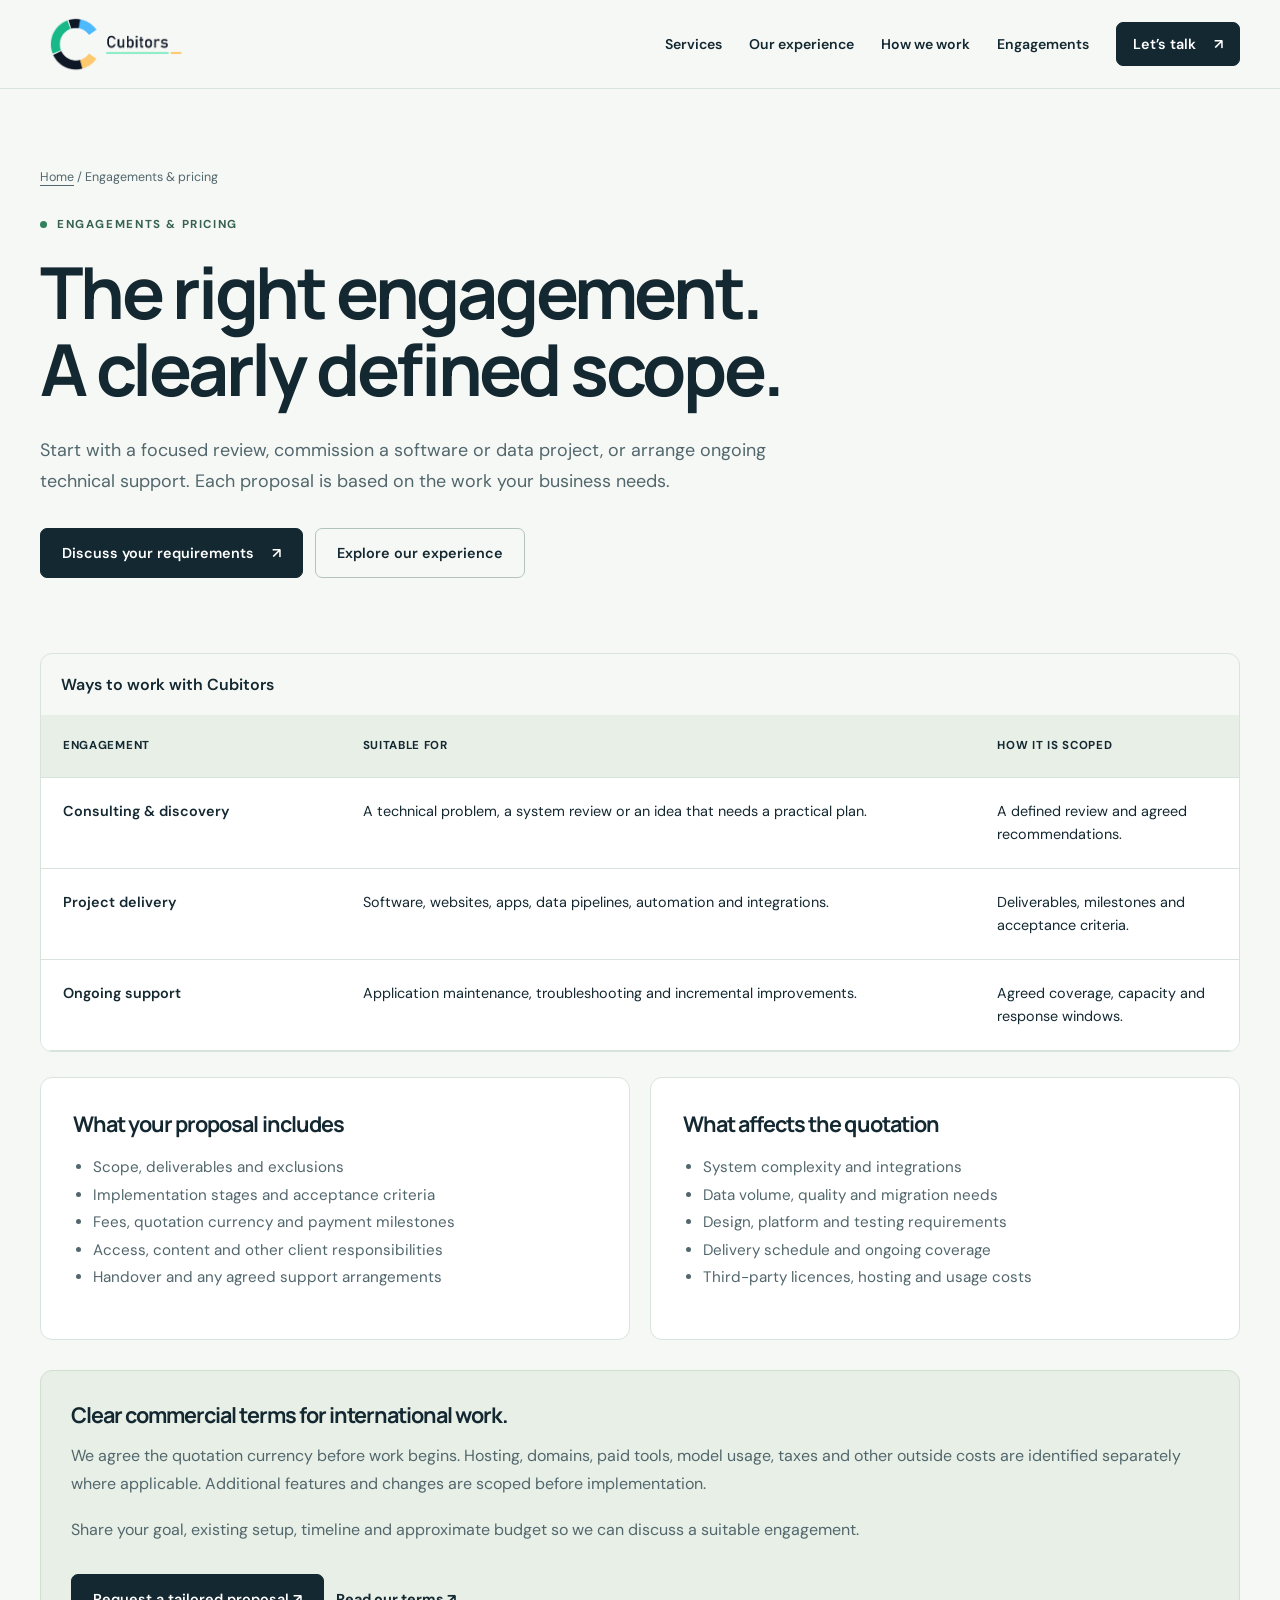
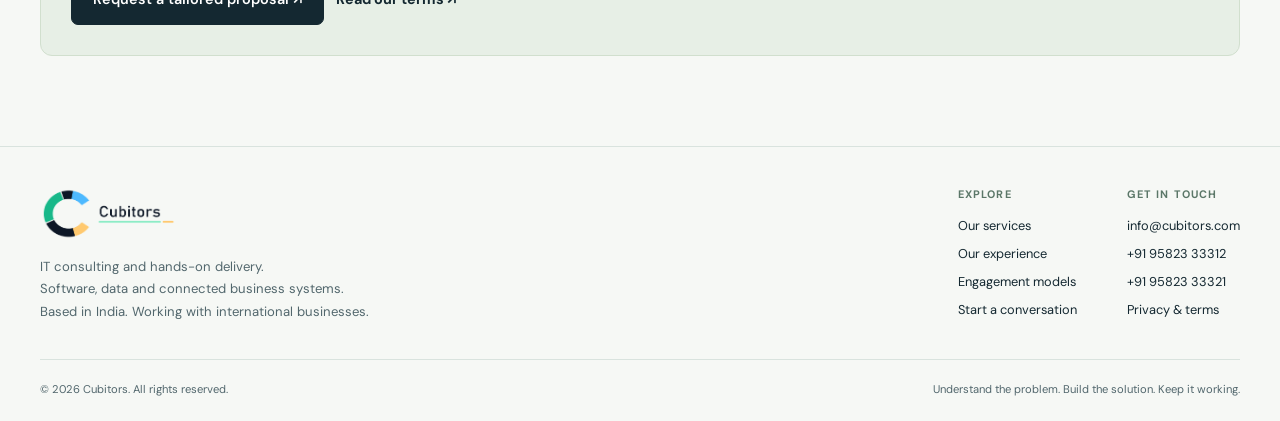
<file: pricing/index.html>
<!DOCTYPE html>
<html lang="en"><head><meta charset="UTF-8"><meta name="viewport" content="width=device-width, initial-scale=1">
<title>Engagements &amp; Pricing | IT Consulting and Development | Cubitors</title><meta name="description" content="Explore Cubitors consulting, project delivery and ongoing support engagements. Get a scoped proposal with clear deliverables, currency, milestones and costs."><meta name="robots" content="index, follow"><meta name="theme-color" content="#142831">
<link rel="canonical" href="https://cubitors.com/pricing/"><meta property="og:type" content="website"><meta property="og:url" content="https://cubitors.com/pricing/"><meta property="og:site_name" content="Cubitors"><meta property="og:title" content="Engagements &amp; Pricing | IT Consulting and Development | Cubitors"><meta property="og:description" content="Explore Cubitors consulting, project delivery and ongoing support engagements. Get a scoped proposal with clear deliverables, currency, milestones and costs."><meta property="og:image" content="https://cubitors.com/branding/logos/cubitors-logo-04.png"><meta name="twitter:card" content="summary"><meta name="twitter:title" content="Engagements &amp; Pricing | IT Consulting and Development | Cubitors"><meta name="twitter:description" content="Explore Cubitors consulting, project delivery and ongoing support engagements. Get a scoped proposal with clear deliverables, currency, milestones and costs."><meta name="twitter:image" content="https://cubitors.com/branding/logos/cubitors-logo-04.png">
<link rel="icon" type="image/svg+xml" href="/favicon.svg"><link rel="icon" href="/favicon.ico" sizes="any"><link rel="apple-touch-icon" href="/apple-touch-icon.png"><link rel="preconnect" href="https://fonts.googleapis.com"><link rel="preconnect" href="https://fonts.gstatic.com" crossorigin><link rel="stylesheet" href="/assets/site.css">
<script type="application/ld+json">{"@context": "https://schema.org", "@type": "Service", "name": "Engagements & Pricing", "description": "Explore Cubitors consulting, project delivery and ongoing support engagements. Get a scoped proposal with clear deliverables, currency, milestones and costs.", "url": "https://cubitors.com/pricing/", "provider": {"@type": "ProfessionalService", "name": "Cubitors", "url": "https://cubitors.com/"}, "areaServed": "Worldwide"}</script><script src="/assets/site.js" defer></script></head>
<body><a class="skip-link" href="#main">Skip to content</a><header class="site-header"><div class="shell header-inner">
<a class="brand" href="/" aria-label="Cubitors home"><img src="/branding/logos/cubitors-logo-04.png" alt="Cubitors" width="155" height="58"></a>
<button class="menu-toggle" type="button" aria-expanded="false" aria-controls="site-nav">Menu</button>
<nav class="nav" id="site-nav" aria-label="Main navigation"><a href="/#services">Services</a><a href="/work/">Our experience</a><a href="/#approach">How we work</a><a href="/pricing/">Engagements</a><a class="button small" href="/#contact">Let’s talk <span aria-hidden="true">↗</span></a></nav>
</div></header><main id="main"><section class="page-hero"><div class="shell"><div class="breadcrumbs"><a href="/">Home</a> / Engagements & pricing</div><span class="eyebrow">Engagements & pricing</span><h1>The right engagement.<br>A clearly defined scope.</h1><p class="lead">Start with a focused review, commission a software or data project, or arrange ongoing technical support. Each proposal is based on the work your business needs.</p><div class="actions"><a class="button" href="/#contact">Discuss your requirements <span aria-hidden="true">↗</span></a><a class="button outline" href="/work/">Explore our experience</a></div></div></section><section class="page-body"><div class="shell"><div class="table-wrap"><table class="pricing-table"><caption style="text-align:left;padding:20px;font-weight:600">Ways to work with Cubitors</caption><thead><tr><th>Engagement</th><th>Suitable for</th><th>How it is scoped</th></tr></thead><tbody><tr><td>Consulting &amp; discovery</td><td>A technical problem, a system review or an idea that needs a practical plan.</td><td>A defined review and agreed recommendations.</td></tr><tr><td>Project delivery</td><td>Software, websites, apps, data pipelines, automation and integrations.</td><td>Deliverables, milestones and acceptance criteria.</td></tr><tr><td>Ongoing support</td><td>Application maintenance, troubleshooting and incremental improvements.</td><td>Agreed coverage, capacity and response windows.</td></tr></tbody></table></div><div class="two-grid" style="margin-top:25px"><article class="content-card"><h3>What your proposal includes</h3><ul><li>Scope, deliverables and exclusions</li><li>Implementation stages and acceptance criteria</li><li>Fees, quotation currency and payment milestones</li><li>Access, content and other client responsibilities</li><li>Handover and any agreed support arrangements</li></ul></article><article class="content-card"><h3>What affects the quotation</h3><ul><li>System complexity and integrations</li><li>Data volume, quality and migration needs</li><li>Design, platform and testing requirements</li><li>Delivery schedule and ongoing coverage</li><li>Third-party licences, hosting and usage costs</li></ul></article></div><div class="callout"><h3>Clear commercial terms for international work.</h3><p>We agree the quotation currency before work begins. Hosting, domains, paid tools, model usage, taxes and other outside costs are identified separately where applicable. Additional features and changes are scoped before implementation.</p><p>Share your goal, existing setup, timeline and approximate budget so we can discuss a suitable engagement.</p><div class="actions"><a class="button" href="/#contact">Request a tailored proposal ↗</a><a class="text-link" href="/policies/">Read our terms ↗</a></div></div></div></section></main><footer class="site-footer"><div class="shell"><div class="footer-top">
<div class="footer-brand"><a href="/" aria-label="Cubitors home"><img src="/branding/logos/cubitors-logo-04.png" alt="Cubitors" width="140" height="53" loading="lazy"></a><p>IT consulting and hands-on delivery.<br>Software, data and connected business systems.<br>Based in India. Working with international businesses.</p></div>
<div class="footer-links"><div><strong>Explore</strong><a href="/#services">Our services</a><a href="/work/">Our experience</a><a href="/pricing/">Engagement models</a><a href="/#contact">Start a conversation</a></div><div><strong>Get in touch</strong><a href="mailto:info@cubitors.com">info@cubitors.com</a><a href="tel:+919582333312">+91 95823 33312</a><a href="tel:+919582333321">+91 95823 33321</a><a href="/policies/">Privacy &amp; terms</a></div></div>
</div><div class="footer-bottom"><span>© <span data-year>2026</span> Cubitors. All rights reserved.</span><span>Understand the problem. Build the solution. Keep it working.</span></div></div></footer></body></html>
</file>
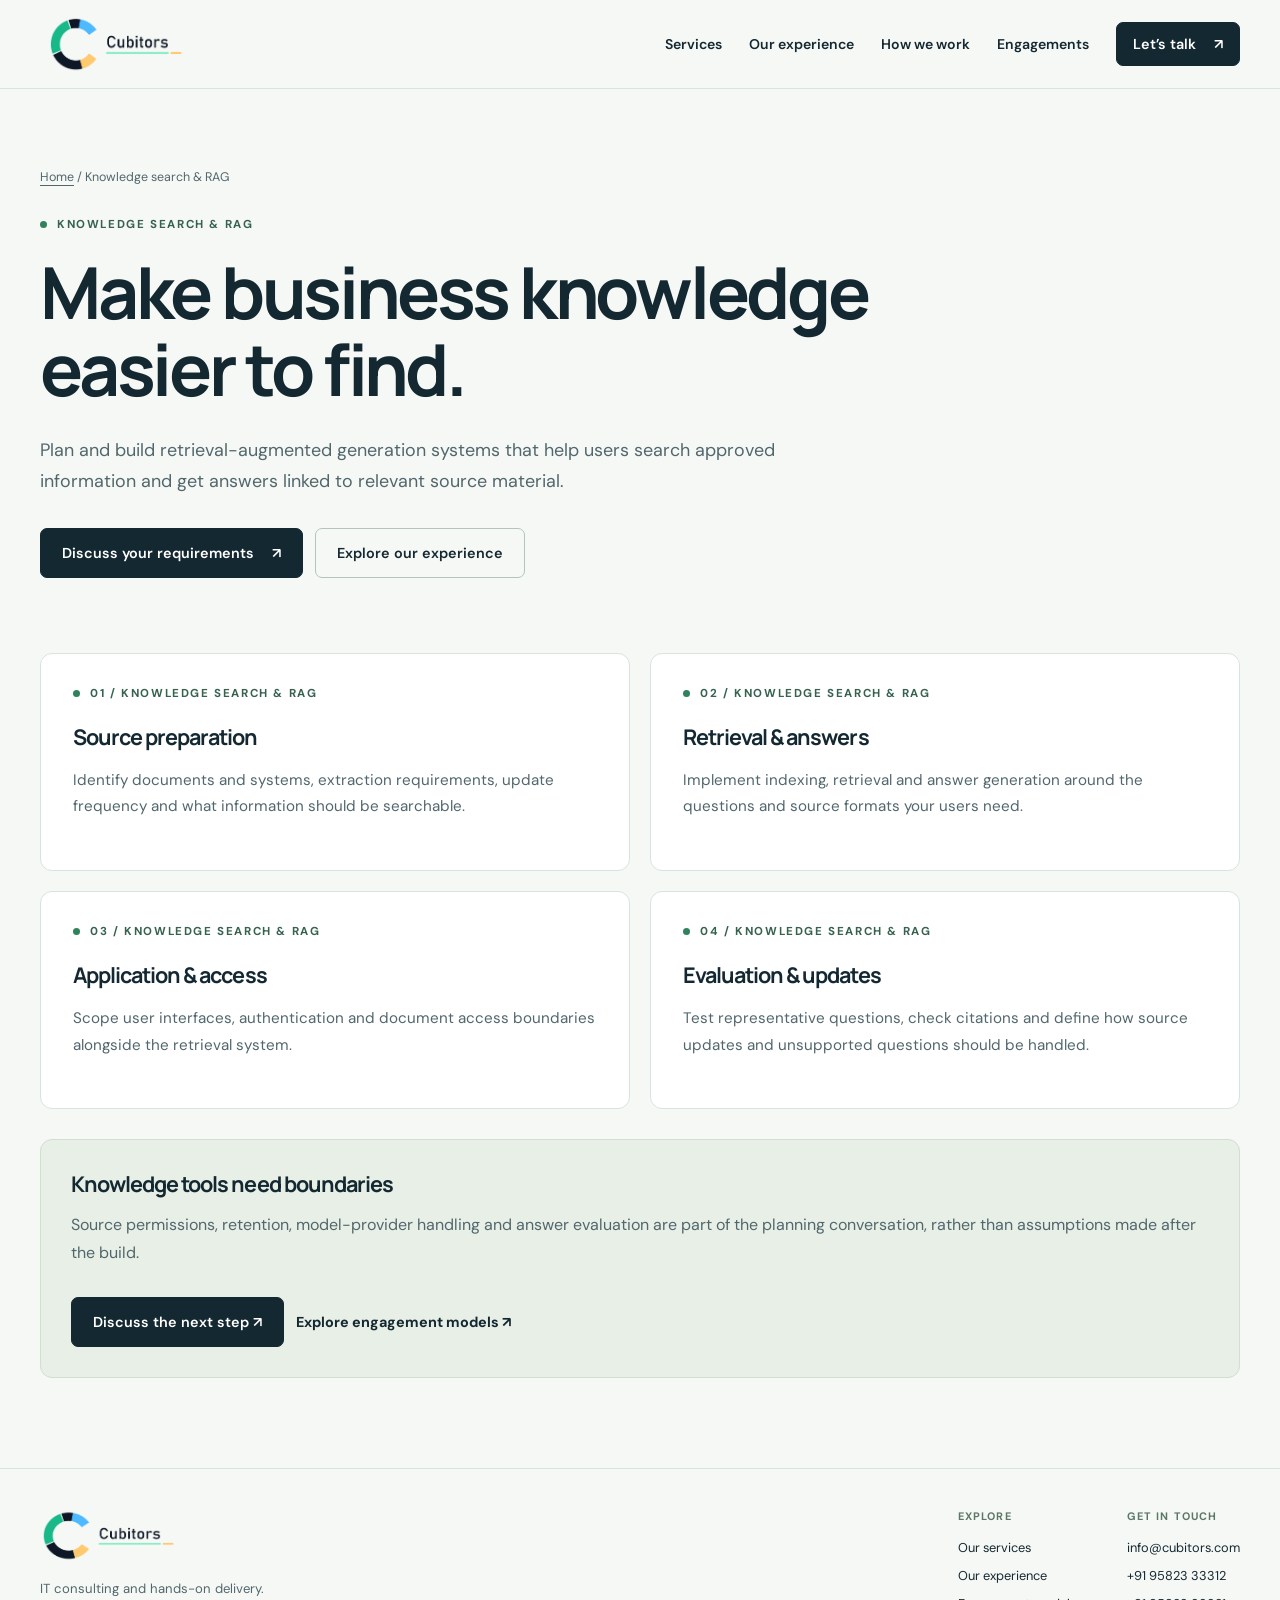
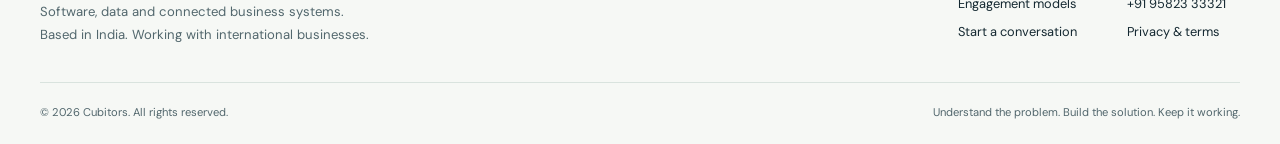
<file: rag-platform-development/index.html>
<!DOCTYPE html>
<html lang="en"><head><meta charset="UTF-8"><meta name="viewport" content="width=device-width, initial-scale=1">
<title>Knowledge search &amp; RAG | Cubitors</title><meta name="description" content="Plan and build retrieval-augmented generation systems that help users search approved information and get answers linked to relevant source material."><meta name="robots" content="index, follow"><meta name="theme-color" content="#142831">
<link rel="canonical" href="https://cubitors.com/rag-platform-development/"><meta property="og:type" content="website"><meta property="og:url" content="https://cubitors.com/rag-platform-development/"><meta property="og:site_name" content="Cubitors"><meta property="og:title" content="Knowledge search &amp; RAG | Cubitors"><meta property="og:description" content="Plan and build retrieval-augmented generation systems that help users search approved information and get answers linked to relevant source material."><meta property="og:image" content="https://cubitors.com/branding/logos/cubitors-logo-04.png"><meta name="twitter:card" content="summary"><meta name="twitter:title" content="Knowledge search &amp; RAG | Cubitors"><meta name="twitter:description" content="Plan and build retrieval-augmented generation systems that help users search approved information and get answers linked to relevant source material."><meta name="twitter:image" content="https://cubitors.com/branding/logos/cubitors-logo-04.png">
<link rel="icon" type="image/svg+xml" href="/favicon.svg"><link rel="icon" href="/favicon.ico" sizes="any"><link rel="apple-touch-icon" href="/apple-touch-icon.png"><link rel="preconnect" href="https://fonts.googleapis.com"><link rel="preconnect" href="https://fonts.gstatic.com" crossorigin><link rel="stylesheet" href="/assets/site.css">
<script type="application/ld+json">{"@context": "https://schema.org", "@type": "Service", "name": "Knowledge search & RAG", "description": "Plan and build retrieval-augmented generation systems that help users search approved information and get answers linked to relevant source material.", "url": "https://cubitors.com/rag-platform-development/", "provider": {"@type": "ProfessionalService", "name": "Cubitors", "url": "https://cubitors.com/"}, "areaServed": "Worldwide"}</script><script src="/assets/site.js" defer></script></head>
<body><a class="skip-link" href="#main">Skip to content</a><header class="site-header"><div class="shell header-inner">
<a class="brand" href="/" aria-label="Cubitors home"><img src="/branding/logos/cubitors-logo-04.png" alt="Cubitors" width="155" height="58"></a>
<button class="menu-toggle" type="button" aria-expanded="false" aria-controls="site-nav">Menu</button>
<nav class="nav" id="site-nav" aria-label="Main navigation"><a href="/#services">Services</a><a href="/work/">Our experience</a><a href="/#approach">How we work</a><a href="/pricing/">Engagements</a><a class="button small" href="/#contact">Let’s talk <span aria-hidden="true">↗</span></a></nav>
</div></header><main id="main"><section class="page-hero"><div class="shell"><div class="breadcrumbs"><a href="/">Home</a> / Knowledge search & RAG</div><span class="eyebrow">Knowledge search & RAG</span><h1>Make business knowledge<br>easier to find.</h1><p class="lead">Plan and build retrieval-augmented generation systems that help users search approved information and get answers linked to relevant source material.</p><div class="actions"><a class="button" href="/#contact">Discuss your requirements <span aria-hidden="true">↗</span></a><a class="button outline" href="/work/">Explore our experience</a></div></div></section><section class="page-body"><div class="shell"><div class="two-grid"><article class="content-card"><span class="eyebrow">01 / Knowledge search & RAG</span><h3>Source preparation</h3><p>Identify documents and systems, extraction requirements, update frequency and what information should be searchable.</p></article><article class="content-card"><span class="eyebrow">02 / Knowledge search & RAG</span><h3>Retrieval & answers</h3><p>Implement indexing, retrieval and answer generation around the questions and source formats your users need.</p></article><article class="content-card"><span class="eyebrow">03 / Knowledge search & RAG</span><h3>Application & access</h3><p>Scope user interfaces, authentication and document access boundaries alongside the retrieval system.</p></article><article class="content-card"><span class="eyebrow">04 / Knowledge search & RAG</span><h3>Evaluation & updates</h3><p>Test representative questions, check citations and define how source updates and unsupported questions should be handled.</p></article></div><div class="callout"><h3>Knowledge tools need boundaries</h3><p>Source permissions, retention, model-provider handling and answer evaluation are part of the planning conversation, rather than assumptions made after the build.</p><div class="actions"><a class="button" href="/#contact">Discuss the next step ↗</a><a class="text-link" href="/pricing/">Explore engagement models ↗</a></div></div></div></section></main><footer class="site-footer"><div class="shell"><div class="footer-top">
<div class="footer-brand"><a href="/" aria-label="Cubitors home"><img src="/branding/logos/cubitors-logo-04.png" alt="Cubitors" width="140" height="53" loading="lazy"></a><p>IT consulting and hands-on delivery.<br>Software, data and connected business systems.<br>Based in India. Working with international businesses.</p></div>
<div class="footer-links"><div><strong>Explore</strong><a href="/#services">Our services</a><a href="/work/">Our experience</a><a href="/pricing/">Engagement models</a><a href="/#contact">Start a conversation</a></div><div><strong>Get in touch</strong><a href="mailto:info@cubitors.com">info@cubitors.com</a><a href="tel:+919582333312">+91 95823 33312</a><a href="tel:+919582333321">+91 95823 33321</a><a href="/policies/">Privacy &amp; terms</a></div></div>
</div><div class="footer-bottom"><span>© <span data-year>2026</span> Cubitors. All rights reserved.</span><span>Understand the problem. Build the solution. Keep it working.</span></div></div></footer></body></html>
</file>
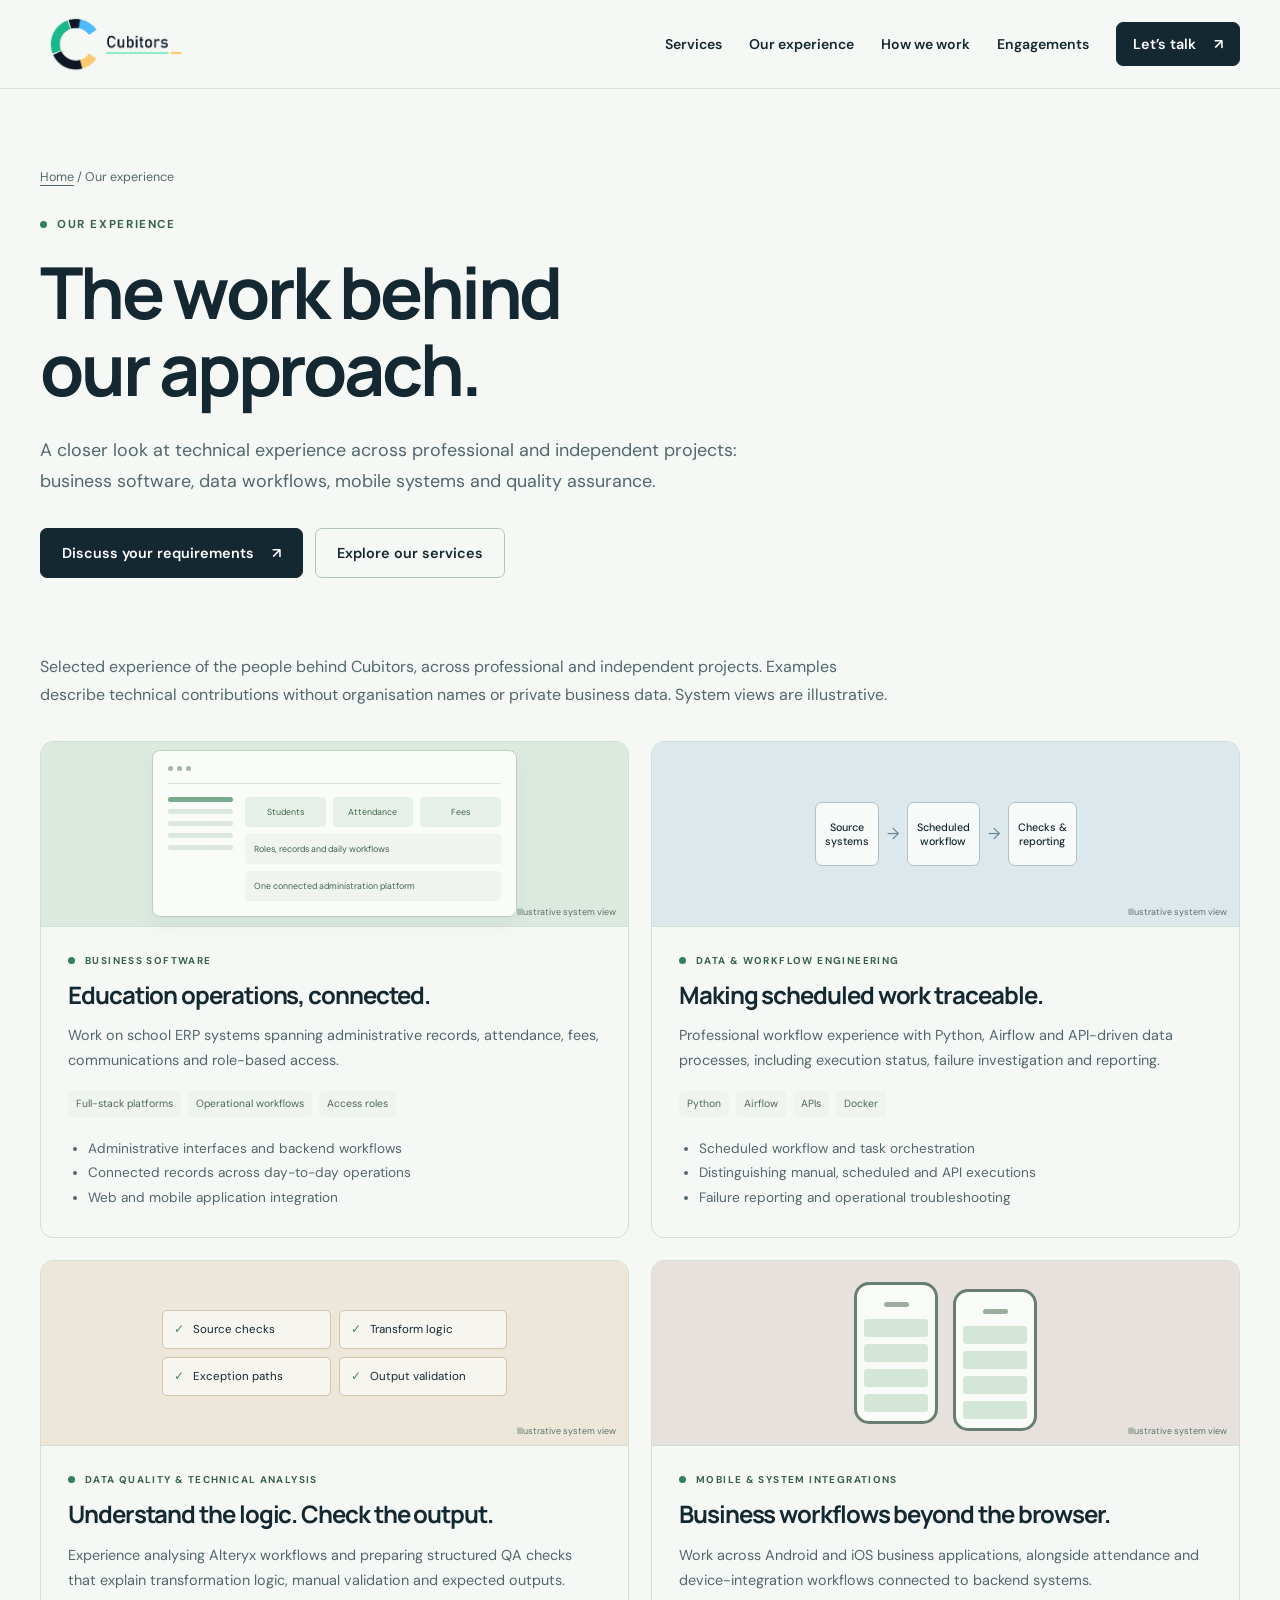
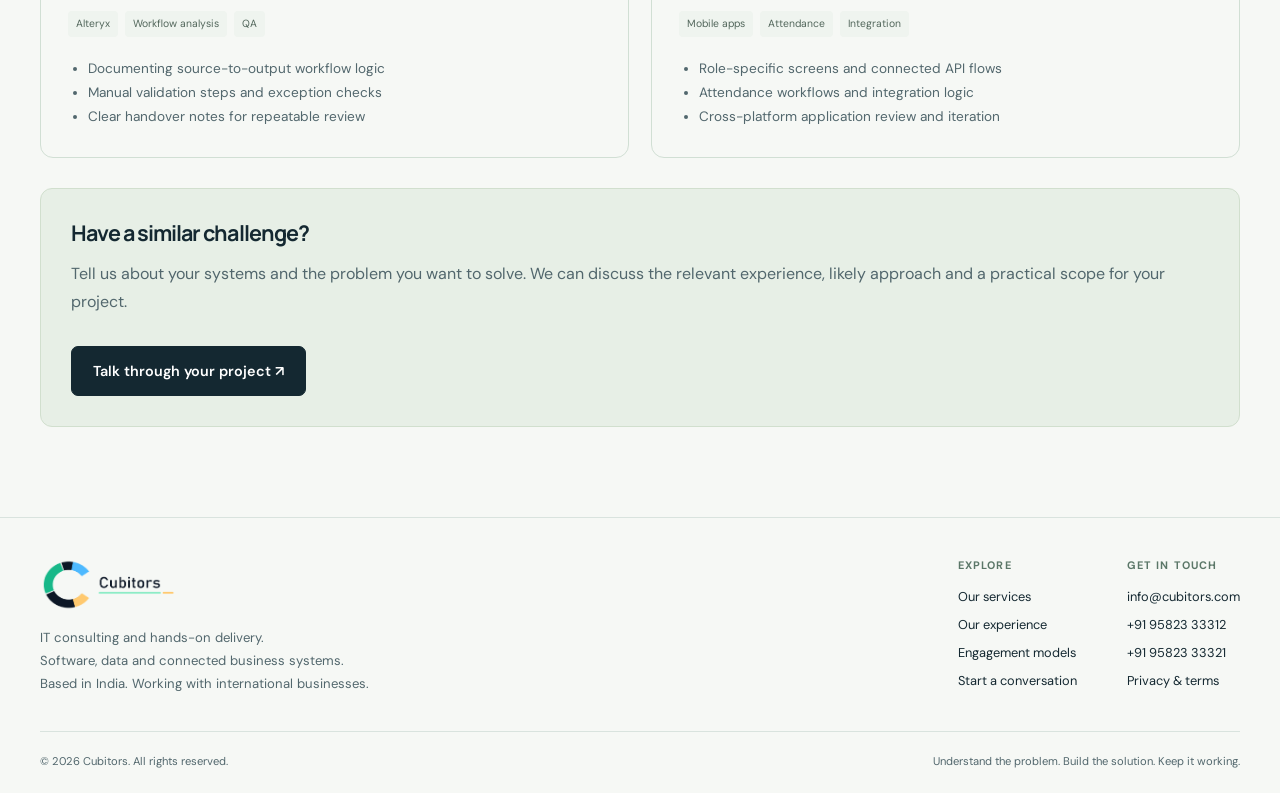
<file: work/index.html>
<!DOCTYPE html>
<html lang="en"><head><meta charset="UTF-8"><meta name="viewport" content="width=device-width, initial-scale=1">
<title>Our Experience | Business Software, Data &amp; Automation | Cubitors</title><meta name="description" content="Explore anonymised professional and independent project experience behind Cubitors: ERP software, Python and Airflow workflows, Alteryx QA and mobile integrations."><meta name="robots" content="index, follow"><meta name="theme-color" content="#142831">
<link rel="canonical" href="https://cubitors.com/work/"><meta property="og:type" content="website"><meta property="og:url" content="https://cubitors.com/work/"><meta property="og:site_name" content="Cubitors"><meta property="og:title" content="Our Experience | Business Software, Data &amp; Automation | Cubitors"><meta property="og:description" content="Explore anonymised professional and independent project experience behind Cubitors: ERP software, Python and Airflow workflows, Alteryx QA and mobile integrations."><meta property="og:image" content="https://cubitors.com/branding/logos/cubitors-logo-04.png"><meta name="twitter:card" content="summary"><meta name="twitter:title" content="Our Experience | Business Software, Data &amp; Automation | Cubitors"><meta name="twitter:description" content="Explore anonymised professional and independent project experience behind Cubitors: ERP software, Python and Airflow workflows, Alteryx QA and mobile integrations."><meta name="twitter:image" content="https://cubitors.com/branding/logos/cubitors-logo-04.png">
<link rel="icon" type="image/svg+xml" href="/favicon.svg"><link rel="icon" href="/favicon.ico" sizes="any"><link rel="apple-touch-icon" href="/apple-touch-icon.png"><link rel="preconnect" href="https://fonts.googleapis.com"><link rel="preconnect" href="https://fonts.gstatic.com" crossorigin><link rel="stylesheet" href="/assets/site.css">
<script type="application/ld+json">{"@context": "https://schema.org", "@type": "CollectionPage", "name": "Experience behind Cubitors", "url": "https://cubitors.com/work/", "description": "Anonymised professional and independent technical experience of the people behind Cubitors."}</script><script src="/assets/site.js" defer></script></head>
<body><a class="skip-link" href="#main">Skip to content</a><header class="site-header"><div class="shell header-inner">
<a class="brand" href="/" aria-label="Cubitors home"><img src="/branding/logos/cubitors-logo-04.png" alt="Cubitors" width="155" height="58"></a>
<button class="menu-toggle" type="button" aria-expanded="false" aria-controls="site-nav">Menu</button>
<nav class="nav" id="site-nav" aria-label="Main navigation"><a href="/#services">Services</a><a href="/work/">Our experience</a><a href="/#approach">How we work</a><a href="/pricing/">Engagements</a><a class="button small" href="/#contact">Let’s talk <span aria-hidden="true">↗</span></a></nav>
</div></header><main id="main"><section class="page-hero"><div class="shell"><div class="breadcrumbs"><a href="/">Home</a> / Our experience</div><span class="eyebrow">Our experience</span><h1>The work behind<br>our approach.</h1><p class="lead">A closer look at technical experience across professional and independent projects: business software, data workflows, mobile systems and quality assurance.</p><div class="actions"><a class="button" href="/#contact">Discuss your requirements <span aria-hidden="true">↗</span></a><a class="button outline" href="/#services">Explore our services</a></div></div></section><section class="page-body"><div class="shell"><p style="max-width:850px;margin-bottom:32px">Selected experience of the people behind Cubitors, across professional and independent projects. Examples describe technical contributions without organisation names or private business data. System views are illustrative.</p><div class="work-grid"><article class="work-card"><div class="work-visual"><div class="mini-window" aria-hidden="true"><div class="window-bar"><i></i><i></i><i></i></div><div class="mini-grid"><div class="mini-nav"><span></span><span></span><span></span><span></span><span></span></div><div class="mini-content"><span>Students</span><span>Attendance</span><span>Fees</span><span class="long">Roles, records and daily workflows</span><span class="long">One connected administration platform</span></div></div></div><span class="visual-label">Illustrative system view</span></div><div class="work-copy"><span class="eyebrow">Business software</span><h3>Education operations, connected.</h3><p>Work on school ERP systems spanning administrative records, attendance, fees, communications and role-based access.</p><div class="tags"><span>Full-stack platforms</span><span>Operational workflows</span><span>Access roles</span></div><ul><li>Administrative interfaces and backend workflows</li><li>Connected records across day-to-day operations</li><li>Web and mobile application integration</li></ul></div></article><article class="work-card"><div class="work-visual blue"><div class="pipeline" aria-hidden="true"><b>Source<br>systems</b><span>→</span><b>Scheduled<br>workflow</b><span>→</span><b>Checks &amp;<br>reporting</b></div><span class="visual-label">Illustrative system view</span></div><div class="work-copy"><span class="eyebrow">Data & workflow engineering</span><h3>Making scheduled work traceable.</h3><p>Professional workflow experience with Python, Airflow and API-driven data processes, including execution status, failure investigation and reporting.</p><div class="tags"><span>Python</span><span>Airflow</span><span>APIs</span><span>Docker</span></div><ul><li>Scheduled workflow and task orchestration</li><li>Distinguishing manual, scheduled and API executions</li><li>Failure reporting and operational troubleshooting</li></ul></div></article><article class="work-card"><div class="work-visual gold"><div class="qa-grid" aria-hidden="true"><span>Source checks</span><span>Transform logic</span><span>Exception paths</span><span>Output validation</span></div><span class="visual-label">Illustrative system view</span></div><div class="work-copy"><span class="eyebrow">Data quality & technical analysis</span><h3>Understand the logic. Check the output.</h3><p>Experience analysing Alteryx workflows and preparing structured QA checks that explain transformation logic, manual validation and expected outputs.</p><div class="tags"><span>Alteryx</span><span>Workflow analysis</span><span>QA</span></div><ul><li>Documenting source-to-output workflow logic</li><li>Manual validation steps and exception checks</li><li>Clear handover notes for repeatable review</li></ul></div></article><article class="work-card"><div class="work-visual rose"><div class="phone-pair" aria-hidden="true"><div class="mini-phone"><b></b><span></span><span></span><span></span><span></span></div><div class="mini-phone"><b></b><span></span><span></span><span></span><span></span></div></div><span class="visual-label">Illustrative system view</span></div><div class="work-copy"><span class="eyebrow">Mobile & system integrations</span><h3>Business workflows beyond the browser.</h3><p>Work across Android and iOS business applications, alongside attendance and device-integration workflows connected to backend systems.</p><div class="tags"><span>Mobile apps</span><span>Attendance</span><span>Integration</span></div><ul><li>Role-specific screens and connected API flows</li><li>Attendance workflows and integration logic</li><li>Cross-platform application review and iteration</li></ul></div></article></div><div class="callout"><h3>Have a similar challenge?</h3><p>Tell us about your systems and the problem you want to solve. We can discuss the relevant experience, likely approach and a practical scope for your project.</p><div class="actions"><a class="button" href="/#contact">Talk through your project ↗</a></div></div></div></section></main><footer class="site-footer"><div class="shell"><div class="footer-top">
<div class="footer-brand"><a href="/" aria-label="Cubitors home"><img src="/branding/logos/cubitors-logo-04.png" alt="Cubitors" width="140" height="53" loading="lazy"></a><p>IT consulting and hands-on delivery.<br>Software, data and connected business systems.<br>Based in India. Working with international businesses.</p></div>
<div class="footer-links"><div><strong>Explore</strong><a href="/#services">Our services</a><a href="/work/">Our experience</a><a href="/pricing/">Engagement models</a><a href="/#contact">Start a conversation</a></div><div><strong>Get in touch</strong><a href="mailto:info@cubitors.com">info@cubitors.com</a><a href="tel:+919582333312">+91 95823 33312</a><a href="tel:+919582333321">+91 95823 33321</a><a href="/policies/">Privacy &amp; terms</a></div></div>
</div><div class="footer-bottom"><span>© <span data-year>2026</span> Cubitors. All rights reserved.</span><span>Understand the problem. Build the solution. Keep it working.</span></div></div></footer></body></html>
</file>
<file: assets/site.css>
@import url('https://fonts.googleapis.com/css2?family=DM+Sans:wght@400;500;600;700&family=Manrope:wght@400;500;600;700;800&display=swap');

:root{--ink:#142831;--muted:#52676d;--paper:#f6f8f5;--white:#fff;--line:#d9e3de;--green:#b5eccb;--deep:#123c33;--radius:20px;--max:1200px}
*{box-sizing:border-box}html{scroll-behavior:smooth;scroll-padding-top:110px}body{margin:0;background:var(--paper);color:var(--ink);font-family:'DM Sans',sans-serif;-webkit-font-smoothing:antialiased}a{color:inherit}button,input,select,textarea{font:inherit}button,a,input,textarea,select{-webkit-tap-highlight-color:transparent}a{text-decoration:none}button{cursor:pointer}img{display:block;max-width:100%}p{color:var(--muted);line-height:1.75;margin:0 0 18px}h1,h2,h3,h4{font-family:Manrope,sans-serif;letter-spacing:-.045em;margin:0;font-weight:700}h1{font-size:clamp(2.9rem,5.6vw,5rem);line-height:1.08}h2{font-size:clamp(2rem,3.7vw,3.3rem);line-height:1.15}h3{font-size:1.35rem;line-height:1.3}ul{padding-left:20px;line-height:1.8;color:var(--muted)}.shell{width:min(var(--max),calc(100% - 64px));margin:auto}.skip-link{position:absolute;left:20px;top:-70px;background:var(--ink);color:#fff;padding:14px;z-index:100}.skip-link:focus{top:12px}:focus-visible{outline:3px solid #167b59;outline-offset:5px}
.site-header{position:sticky;top:0;z-index:30;background:rgba(246,248,245,.96);border-bottom:1px solid var(--line);backdrop-filter:blur(16px)}.header-inner{min-height:88px;display:flex;align-items:center;justify-content:space-between;gap:24px}.brand img{width:155px;height:58px;object-fit:contain}.nav{display:flex;align-items:center;gap:27px;font-size:.88rem;font-weight:600}.nav>a:not(.button){padding:12px 0}.nav>a:not(.button):hover{color:#207552}.button{display:inline-flex;align-items:center;justify-content:center;gap:18px;border-radius:7px;padding:14px 21px;font-weight:600;font-size:.9rem;border:1px solid var(--ink);background:var(--ink);color:white;line-height:1.4;transition:background .2s,transform .2s}.button:hover{background:#285344;transform:translateY(-2px)}.button.light{background:var(--green);border-color:var(--green);color:var(--ink)}.button.outline{background:transparent;color:var(--ink);border-color:#b3c4bb}.button.outline:hover{background:#e7efe9}.button.small{padding:11px 16px}.menu-toggle{display:none;border:1px solid var(--line);background:transparent;border-radius:6px;padding:9px 13px}.eyebrow{font-size:.72rem;text-transform:uppercase;letter-spacing:.14em;font-weight:700;color:#36624f;display:flex;align-items:center;gap:10px;margin-bottom:22px}.eyebrow::before{content:'';width:7px;height:7px;background:#32815d;border-radius:50%;flex:none}.section{padding:100px 0}.section-head{display:flex;justify-content:space-between;gap:55px;align-items:flex-end;margin-bottom:40px}.section-head h2{max-width:650px}.section-head>p{max-width:350px;font-size:.95rem;margin:0}.actions{display:flex;gap:12px;flex-wrap:wrap;margin-top:30px}.text-link{font-size:.9rem;font-weight:700;display:inline-flex;gap:18px;align-items:center}.text-link:hover{text-decoration:underline;text-underline-offset:5px}
.hero{padding:80px 0 55px}.hero-grid{display:grid;grid-template-columns:1.1fr 1fr;gap:65px;align-items:center}.hero h1 span{color:#478366}.hero .lead{font-size:1.08rem;max-width:560px;margin:25px 0 0}.hero-meta{display:flex;flex-wrap:wrap;gap:10px 22px;font-size:.76rem;color:var(--muted);margin-top:26px}.hero-meta span{display:flex;align-items:center;gap:7px}.hero-meta span::before{content:'↗';color:#277251}.system{background:var(--deep);color:#fff;border-radius:var(--radius);padding:30px;position:relative;overflow:hidden;box-shadow:0 22px 70px #143c3318}.system::before{content:'';position:absolute;inset:0;background-image:linear-gradient(#ffffff05 1px,transparent 1px),linear-gradient(90deg,#ffffff05 1px,transparent 1px);background-size:25px 25px;pointer-events:none}.system>*{position:relative}.system-top{display:flex;justify-content:space-between;align-items:center;color:#bad2c8;font-size:.68rem;letter-spacing:.1em;text-transform:uppercase;border-bottom:1px solid #ffffff20;padding-bottom:21px}.system-top span:last-child{border:1px solid #ffffff30;padding:6px 9px;border-radius:4px;font-size:.6rem}.system-title{font-size:1.6rem;letter-spacing:-.04em;margin-top:25px;line-height:1.3}.system-title span{color:var(--green)}.flow-source{display:grid;grid-template-columns:repeat(3,1fr);gap:9px;margin-top:28px}.flow-source div{border:1px solid #ffffff30;background:#ffffff06;border-radius:8px;padding:16px 6px;text-align:center;font-size:.74rem}.flow-source b{display:block;font-size:1.1rem;font-weight:400;color:var(--green);margin-bottom:8px}.flow-lines{height:28px;width:68%;margin:auto;border-left:1px solid #8ec5aa;border-right:1px solid #8ec5aa;border-bottom:1px solid #8ec5aa}.flow-stem{height:20px;width:1px;background:#8ec5aa;margin:auto}.flow-core{border:1px solid #b5eccb;background:var(--green);color:var(--deep);padding:19px;border-radius:8px;text-align:center}.flow-core strong{font-family:Manrope,sans-serif;font-size:1.1rem;display:block;letter-spacing:-.03em}.flow-core span{display:block;font-size:.72rem;margin-top:6px}.flow-output{display:flex;justify-content:space-around;border:1px solid #ffffff25;border-radius:8px;padding:15px 8px;font-size:.71rem;color:#d3e5db;gap:8px}.system-caption{font-size:.66rem!important;color:#acc8bb!important;text-align:center;margin:20px 0 0!important}.capability-strip{display:grid;grid-template-columns:repeat(4,1fr);border-top:1px solid var(--line);border-bottom:1px solid var(--line);padding:24px 0;margin-top:65px;gap:18px}.capability-strip strong{font-size:.86rem;display:block;margin-bottom:5px}.capability-strip span{font-size:.75rem;color:var(--muted)}.capability-strip>div{border-right:1px solid var(--line);padding-left:18px}.capability-strip>div:first-child{padding-left:0}.capability-strip>div:last-child{border:0}
.services{padding-top:60px}.service-grid{display:grid;grid-template-columns:repeat(3,1fr);gap:16px}.service-card{display:flex;flex-direction:column;padding:29px;background:#fff;border:1px solid var(--line);border-radius:12px;transition:border-color .2s,transform .2s}.service-card:hover{border-color:#71a48c;transform:translateY(-3px)}.service-card .number{color:#4e7a66;font-size:.73rem;letter-spacing:.08em;margin-bottom:30px}.service-card h3{margin-bottom:14px}.service-card p{font-size:.92rem}.service-card .text-link{margin-top:auto;padding-top:16px;font-size:.8rem}.tags{display:flex;gap:7px;flex-wrap:wrap;margin:8px 0 20px}.tags span{font-size:.65rem;line-height:1.5;color:#53675c;background:#eff4ef;padding:5px 8px;border-radius:4px}
.work-section{background:#eaf0e9;border-top:1px solid var(--line);border-bottom:1px solid var(--line)}.experience-note{max-width:730px;font-size:.88rem;margin:18px 0 0}.work-grid{display:grid;grid-template-columns:1fr 1fr;gap:22px}.work-card{border:1px solid #d1dfd4;border-radius:13px;overflow:hidden;background:var(--paper)}.work-visual{height:185px;background:#dbe9df;padding:24px 30px;display:flex;align-items:center;justify-content:center;border-bottom:1px solid #d1dfd4;position:relative}.work-visual.blue{background:#dde8ec}.work-visual.gold{background:#ece7d9}.work-visual.rose{background:#e7e1dd}.mini-window{background:#f9fcf9;border:1px solid #bbcfc1;border-radius:8px;width:100%;max-width:365px;box-shadow:0 10px 20px #143c3309;padding:15px}.mini-window .window-bar{display:flex;gap:4px;padding-bottom:12px;border-bottom:1px solid var(--line)}.window-bar i{width:5px;height:5px;border-radius:50%;background:#a4b5ab}.mini-grid{display:grid;grid-template-columns:65px 1fr;gap:12px;margin-top:13px}.mini-nav{display:grid;gap:7px;align-content:start}.mini-nav span{height:5px;background:#dce7df;border-radius:3px}.mini-nav span:first-child{background:#7aaa8d}.mini-content{display:grid;grid-template-columns:repeat(3,1fr);gap:7px}.mini-content span{padding:9px 3px;background:#e8f1e9;color:#3f654c;font-size:.55rem;text-align:center;border-radius:4px}.mini-content .long{grid-column:1/-1;text-align:left;background:#f0f4ef;padding:9px}.pipeline{display:flex;align-items:center;gap:8px;width:100%;justify-content:center}.pipeline b{font-weight:500;font-size:.67rem;background:#f7faf9;border:1px solid #adc3c9;border-radius:7px;padding:17px 9px;text-align:center}.pipeline span{color:#688795}.qa-grid{display:grid;grid-template-columns:1fr 1fr;gap:8px;width:100%;max-width:345px}.qa-grid span{background:#fff9;border:1px solid #cfc5a8;padding:11px;font-size:.72rem;border-radius:5px}.qa-grid span::before{content:'✓';color:#51815d;margin-right:9px}.phone-pair{display:flex;gap:15px;align-items:center}.mini-phone{width:84px;height:142px;background:#f9fbf9;border:3px solid #697e70;border-radius:15px;padding:17px 7px 8px;display:grid;gap:6px}.mini-phone b{height:5px;width:25px;margin:0 auto 5px;border-radius:3px;background:#9cad9f}.mini-phone span{height:18px;border-radius:3px;background:#d4e6d8}.mini-phone:last-child{transform:translateY(7px)}.work-copy{padding:27px}.work-copy .eyebrow{font-size:.62rem;margin-bottom:12px}.work-copy h3{font-size:1.5rem;margin-bottom:13px}.work-copy p{font-size:.9rem}.work-copy ul{font-size:.85rem;margin-bottom:0}.visual-label{position:absolute;bottom:8px;right:12px;font-size:.56rem;color:#5c7068}.work-footer{border-top:1px solid #cbd8ce;padding-top:25px;margin-top:30px;display:flex;justify-content:space-between;align-items:center;gap:20px}.work-footer p{font-size:.85rem;margin:0;max-width:650px}
.partner-grid{display:grid;grid-template-columns:1fr 1fr;gap:85px;align-items:start}.partner-copy p{margin-top:22px}.principles{border-top:1px solid var(--line)}.principle{padding:22px 0;border-bottom:1px solid var(--line);display:grid;grid-template-columns:35px 1fr;gap:12px}.principle>span{font-size:.72rem;color:#5c806d;padding-top:4px}.principle h3{font-size:1.08rem;margin-bottom:7px}.principle p{font-size:.88rem;margin:0}.process-section{background:var(--ink);color:#f5f8f4}.process-section .eyebrow{color:#a6d8bc}.process-section .section-head>p{color:#bccac5}.process-grid{display:grid;grid-template-columns:repeat(4,1fr);gap:28px;margin-top:55px}.process-step{border-top:1px solid #ffffff30;padding-top:25px}.process-step>span{font-size:.75rem;color:var(--green)}.process-step h3{font-size:1.2rem;margin:26px 0 12px}.process-step p{font-size:.87rem;color:#bdccc6;margin:0}.faq-layout{display:grid;grid-template-columns:1fr 1.3fr;gap:80px}.faq-layout h2{max-width:390px}.faqs{border-top:1px solid var(--line)}details{border-bottom:1px solid var(--line)}summary{padding:22px 25px 22px 0;font-weight:600;font-size:.97rem;cursor:pointer;position:relative;list-style:none}summary::-webkit-details-marker{display:none}summary::after{content:'+';position:absolute;right:2px;font-size:1.25rem;top:18px;color:#3b7858}details[open] summary::after{content:'−'}details p{font-size:.9rem;padding-right:20px}
.contact-section{padding-top:0}.contact-wrap{background:var(--green);border-radius:var(--radius);display:grid;grid-template-columns:1fr 1fr;gap:65px;padding:55px}.contact-wrap h2{font-size:clamp(2rem,3.6vw,3rem)}.contact-wrap p{color:#355a44;margin-top:22px;font-size:.95rem}.contact-email{display:inline-block;font-weight:600;font-size:1.2rem;border-bottom:1px solid #5f9873;padding-bottom:5px;margin-top:15px;overflow-wrap:anywhere}.contact-form{display:grid;gap:15px}.field{display:grid;gap:7px}.field label{font-weight:600;font-size:.8rem}.field input,.field select,.field textarea{border:1px solid #8bb99c;border-radius:6px;background:#f9fff9d9;color:var(--ink);width:100%;padding:12px;min-width:0;font-size:.9rem}.field textarea{resize:vertical;min-height:100px}.field-row{display:grid;grid-template-columns:1fr 1fr;gap:12px}.form-note{font-size:.73rem!important;margin:0!important;line-height:1.5!important}.form-status{font-size:.78rem;color:var(--deep);min-height:0}.contact-details{display:flex;gap:17px;flex-wrap:wrap;margin-top:17px;font-size:.78rem;color:#31593e}.site-footer{padding:40px 0 25px;border-top:1px solid var(--line)}.footer-top{display:flex;justify-content:space-between;gap:40px;padding-bottom:35px}.footer-brand{max-width:340px}.footer-brand img{width:140px;margin-bottom:16px}.footer-brand p{font-size:.82rem;margin:0}.footer-links{display:flex;gap:50px}.footer-links div{display:grid;gap:11px;align-content:start;font-size:.8rem}.footer-links strong{font-size:.68rem;text-transform:uppercase;letter-spacing:.1em;color:#5b7768;margin-bottom:5px}.footer-bottom{display:flex;justify-content:space-between;gap:20px;border-top:1px solid var(--line);padding-top:22px;font-size:.7rem;color:var(--muted)}.page-hero{padding:80px 0 55px}.page-hero h1{max-width:950px}.page-hero .lead{max-width:760px;font-size:1.12rem;margin-top:26px}.page-body{padding:20px 0 90px}.two-grid{display:grid;grid-template-columns:1fr 1fr;gap:20px}.content-card{padding:32px;border:1px solid var(--line);border-radius:12px;background:white}.content-card h3{margin-bottom:16px}.content-card p,.content-card li{font-size:.95rem}.callout{background:#e7efe6;border:1px solid #d1dfce;border-radius:12px;padding:30px;margin-top:30px}.callout h3{margin-bottom:13px}.callout p:last-child{margin-bottom:0}.pricing-table{width:100%;border-collapse:collapse;background:#fff}.pricing-table th,.pricing-table td{text-align:left;padding:22px;border-bottom:1px solid var(--line);font-size:.9rem;vertical-align:top;line-height:1.6}.pricing-table th{font-size:.72rem;text-transform:uppercase;letter-spacing:.06em;background:#e8efe7}.pricing-table td:first-child{font-weight:600;width:25%}.pricing-table td:last-child{width:22%}.table-wrap{overflow-x:auto;border:1px solid var(--line);border-radius:12px}.breadcrumbs{font-size:.78rem;color:var(--muted);margin-bottom:32px}.breadcrumbs a{text-decoration:underline;text-underline-offset:4px}
@media(min-width:1500px){.hero{padding-top:95px}.hero-grid{gap:90px}}
@media(max-width:1050px){.nav{gap:18px}.nav .button{padding:10px 12px}.hero-grid{gap:30px}.hero h1{font-size:3.4rem}.system{padding:24px}.service-card{padding:23px}.partner-grid{gap:45px}.contact-wrap{gap:35px;padding:40px}.faq-layout{gap:40px}}
@media(max-width:800px){.shell{width:calc(100% - 40px)}.header-inner{min-height:76px;flex-wrap:wrap;gap:0}.brand img{width:135px;height:54px}.menu-toggle{display:block}.nav{display:none;width:100%;padding:10px 0 20px;flex-direction:column;align-items:stretch;gap:0}.nav.is-open{display:flex}.nav>a{padding:12px!important}.nav .button{margin-top:10px}.hero{padding-top:50px}.hero-grid{grid-template-columns:1fr;gap:38px}.hero h1{font-size:clamp(2.8rem,8.5vw,4.7rem);max-width:650px}.hero .lead{max-width:640px}.system{max-width:600px;width:100%}.capability-strip{margin-top:40px;grid-template-columns:1fr 1fr;gap:22px}.capability-strip>div{padding:0!important;border:0}.section{padding:65px 0}.services{padding-top:25px}.section-head{display:block}.section-head>p{max-width:600px;margin-top:20px}.service-grid{grid-template-columns:1fr 1fr}.partner-grid,.faq-layout{grid-template-columns:1fr;gap:32px}.process-grid{grid-template-columns:1fr 1fr;gap:35px}.contact-section{padding-top:0}.contact-wrap{grid-template-columns:1fr;padding:35px;gap:30px}.footer-links{gap:25px}.work-copy{padding:22px}.work-visual{padding:24px 15px}.pipeline{gap:5px}.pipeline b{padding:15px 6px}.page-hero{padding-top:50px}}
@media(max-width:520px){.shell{width:calc(100% - 32px)}.hero h1{font-size:2.95rem}.hero .lead{font-size:1rem}.hero-meta{gap:10px 16px}.system{padding:22px}.system-top{font-size:.6rem}.system-title{font-size:1.5rem}.flow-source div{font-size:.65rem}.flow-output{font-size:.62rem}.service-grid,.work-grid,.two-grid{grid-template-columns:1fr}.service-card .number{margin-bottom:23px}.section-head h2{font-size:2.2rem}.work-footer{display:block}.work-footer .text-link{margin-top:20px}.process-grid{gap:25px 20px}.process-step h3{font-size:1.1rem}.contact-wrap{padding:28px 21px}.field-row{grid-template-columns:1fr}.footer-top{display:block}.footer-links{margin-top:28px;gap:45px}.footer-bottom{flex-direction:column;gap:10px}.page-hero h1{font-size:2.7rem}.content-card{padding:24px}.pricing-table th,.pricing-table td{padding:13px;font-size:.8rem}.pricing-table{min-width:570px}.actions .button{padding:13px 17px}.work-visual{height:175px}.contact-form .button{width:100%}}
/* Comfortable touch targets and input text that does not trigger mobile Safari focus zoom. */
.button,.menu-toggle{min-height:44px}
.field input,.field select,.field textarea{font-size:16px}
@media(max-width:800px){.footer-links a{display:flex;align-items:center;min-height:44px}.footer-links div{gap:4px;font-size:.875rem}}
@media(prefers-reduced-motion:reduce){html{scroll-behavior:auto}*,*::before,*::after{transition:none!important;animation:none!important}}
</file>
